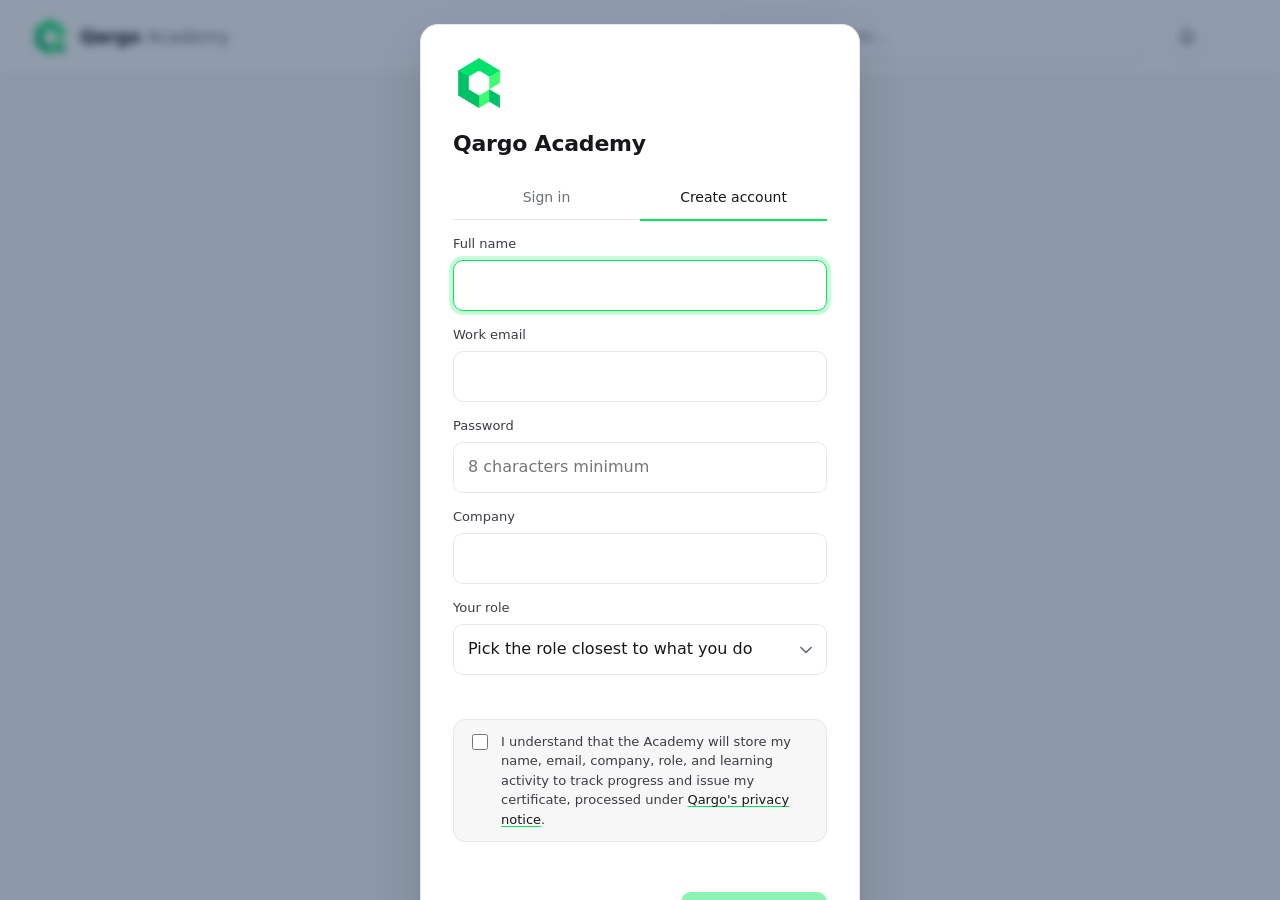
<file: index.html>
<!doctype html>
<html lang="en">
<head>
  <meta charset="utf-8" />
  <meta name="viewport" content="width=device-width,initial-scale=1" />
  <meta http-equiv="Content-Security-Policy" content="default-src 'self'; script-src 'self' 'unsafe-inline'; style-src 'self' 'unsafe-inline' https://fonts.googleapis.com; font-src https://fonts.gstatic.com; img-src 'self' data: https:; connect-src 'self' https://academy-reporter.alvaro-avelar.workers.dev; frame-src https://www.loom.com https://www.youtube.com https://app.storylane.io https://qargo.storylane.io; object-src 'none'; base-uri 'self';" />
  <title>Qargo Academy</title>
  <link rel="preconnect" href="https://fonts.googleapis.com">
  <link rel="preconnect" href="https://fonts.gstatic.com" crossorigin>
  <link href="https://fonts.googleapis.com/css2?family=Inter:wght@400;500;600;700;800&display=swap" rel="stylesheet">
  <link rel="stylesheet" href="styles.css">
  <link rel="manifest" href="manifest.json">
  <meta name="theme-color" content="#00E85B">
  <meta name="apple-mobile-web-app-capable" content="yes">
  <meta name="apple-mobile-web-app-status-bar-style" content="default">
  <meta name="apple-mobile-web-app-title" content="Qargo Academy">
  <link rel="apple-touch-icon" sizes="180x180" href="/academy-platform/icons/icon-192.png">
</head>
<body>
  <header>
    <a href="#/" class="brand">
      <span class="mark" aria-hidden="true">
        <img src="qargo-icon.png" alt="Qargo" />
      </span>
      <span>Qargo <span class="sub">Academy</span></span>
    </a>
    <div class="crumbs" id="crumbs"></div>
    <div class="spacer"></div>
    <label class="search" id="search-wrap">
      <svg class="search-icon" viewBox="0 0 24 24" fill="none" stroke="currentColor" stroke-width="2" stroke-linecap="round" stroke-linejoin="round" aria-hidden="true"><circle cx="11" cy="11" r="7"></circle><path d="m21 21-4.3-4.3"></path></svg>
      <input id="course-search" type="search" placeholder="Search courses..." autocomplete="off" />
    </label>
    <button class="notif" id="notif-btn" type="button" title="Notifications" aria-label="Notifications" aria-haspopup="true" aria-expanded="false">
      <svg viewBox="0 0 24 24" fill="none" stroke="currentColor" stroke-width="2" stroke-linecap="round" stroke-linejoin="round" aria-hidden="true"><path d="M6 8a6 6 0 1 1 12 0c0 7 3 9 3 9H3s3-2 3-9"></path><path d="M10.3 21a1.94 1.94 0 0 0 3.4 0"></path></svg>
      <span class="notif-badge" id="notif-badge" hidden></span>
    </button>
    <div class="me" id="me"></div>
  </header>
  <main id="app"></main>

  <nav id="pwa-nav" aria-label="Main navigation">
    <a href="#/" class="pwa-tab" id="pwa-tab-home" aria-label="Home">
      <svg viewBox="0 0 24 24" fill="none" stroke="currentColor" stroke-width="2" stroke-linecap="round" stroke-linejoin="round" aria-hidden="true"><path d="M3 9l9-7 9 7v11a2 2 0 0 1-2 2H5a2 2 0 0 1-2-2z"/><polyline points="9 22 9 12 15 12 15 22"/></svg>
      <span>Home</span>
    </a>
    <a href="#/leaderboard" class="pwa-tab" id="pwa-tab-leaderboard" aria-label="Leaderboard">
      <svg viewBox="0 0 24 24" fill="none" stroke="currentColor" stroke-width="2" stroke-linecap="round" stroke-linejoin="round" aria-hidden="true"><path d="M6 9H4.5a2.5 2.5 0 0 1 0-5H6"/><path d="M18 9h1.5a2.5 2.5 0 0 0 0-5H18"/><path d="M4 22h16"/><path d="M10 14.66V17c0 .55-.47.98-.97 1.21C7.85 18.75 7 20.24 7 22"/><path d="M14 14.66V17c0 .55.47.98.97 1.21C16.15 18.75 17 20.24 17 22"/><path d="M18 2H6v7a6 6 0 0 0 12 0V2Z"/></svg>
      <span>Leaderboard</span>
    </a>
    <a href="#/badges" class="pwa-tab" id="pwa-tab-badges" aria-label="Achievements">
      <svg viewBox="0 0 24 24" fill="none" stroke="currentColor" stroke-width="2" stroke-linecap="round" stroke-linejoin="round" aria-hidden="true"><circle cx="12" cy="8" r="6"/><path d="M15.477 12.89 17 22l-5-3-5 3 1.523-9.11"/></svg>
      <span>Achievements</span>
    </a>
  </nav>

  <script src="app.js" defer></script>
  <script>if ('serviceWorker' in navigator) navigator.serviceWorker.register('sw.js');</script>
</body>
</html>
</file>
<file: styles.css>
:root {
  /* Qargo palette — dark grey chrome + bright Qargo green as the sole accent. */
  --brand-950: #0A0B0D;
  --brand-900: #17181B;   /* primary dark surface (sidebar, headings, brand mark) */
  --brand-800: #23252A;
  --brand-700: #3A3D44;   /* tertiary dark grey — small text, subtle labels */
  --brand-600: #00E85B;   /* QARGO GREEN — primary action, progress, accent */
  --brand-500: #00C44C;   /* darker green — button hover */
  --brand-100: #BDF8D0;   /* soft green chip bg */
  --brand-50:  #EBFDF1;   /* barely-there green tint */

  --ink-900: #17181B;
  --ink-700: #3A3D44;
  --ink-500: #6B7076;
  --ink-300: #A3A7AD;
  --ink-100: #DDE0E4;

  --surface:   #FFFFFF;
  --surface-2: #F7F7F8;
  --border:    #E5E7EB;

  --good:   #10B981;
  --bad:    #E04D4D;
  --yellow: #FFC43D;

  --radius: 14px;
  --radius-lg: 20px;

  /* Alias kept for back-compat — same as --brand-600. */
  --accent-lime: #00E85B;
  --accent-lime-soft: rgba(0, 232, 91, 0.20);

  --header-h: 68px;
  --shadow-sm: 0 1px 2px rgba(10,11,13,.04), 0 1px 1px rgba(10,11,13,.03);
  --shadow-md: 0 6px 18px rgba(10,11,13,.08);
  --shadow-lg: 0 18px 48px rgba(10,11,13,.14);
}
* { box-sizing: border-box; }
html, body { margin: 0; padding: 0; background: var(--surface-2); color: var(--ink-900); }
body {
  font-family: "Inter", -apple-system, BlinkMacSystemFont, "Segoe UI", system-ui, sans-serif;
  line-height: 1.55;
  min-height: 100vh;
  -webkit-font-smoothing: antialiased;
}
/* Links stay readable dark grey, with a Qargo-green underline on hover. */
a { color: var(--brand-900); text-decoration: none; }
a:hover {
  text-decoration: underline;
  text-decoration-color: var(--brand-600);
  text-decoration-thickness: 2px;
  text-underline-offset: 3px;
}

/* Header */
header {
  padding: 14px 32px;
  border-bottom: 1px solid var(--border);
  display: flex; align-items: center; gap: 24px;
  position: sticky; top: 0;
  background: rgba(255,255,255,.9);
  backdrop-filter: saturate(180%) blur(10px);
  z-index: 10;
}
header .brand {
  display: flex; align-items: center; gap: 12px;
  font-weight: 700; color: var(--brand-900);
  letter-spacing: -0.01em; font-size: 18px;
}
header .brand:hover { text-decoration: none; }
header .brand .mark {
  width: 36px; height: 36px; border-radius: 10px;
  background: transparent;
  display: grid; place-items: center;
}
header .brand .mark img {
  width: 36px; height: 36px;
  object-fit: contain;
  display: block;
}
header .brand .sub { color: var(--ink-500); font-weight: 500; }
header .spacer { flex: 1; }
header .crumbs { color: var(--ink-500); font-size: 14px; }
header .crumbs a { color: inherit; }

/* Center search bar */
header .search {
  flex: 0 1 420px;
  position: relative;
  display: flex; align-items: center;
}
header .search svg.search-icon {
  position: absolute; left: 16px; width: 16px; height: 16px;
  color: var(--ink-500);
  pointer-events: none;
}
header .search input {
  width: 100%;
  padding: 11px 16px 11px 42px;
  border: 1px solid var(--border);
  border-radius: 12px;
  background: var(--surface);
  font: inherit; font-size: 14px;
  color: var(--ink-900);
  outline: none;
  transition: border-color .15s, box-shadow .15s;
  box-shadow: var(--shadow-sm);
}
header .search input:focus {
  border-color: var(--brand-600);
  box-shadow: 0 0 0 4px rgba(0,232,91,.18);
}
header .search input::placeholder { color: var(--ink-500); }

/* Notification bell */
header .notif {
  position: relative;
  width: 40px; height: 40px;
  display: grid; place-items: center;
  border: 1px solid var(--border);
  border-radius: 12px;
  background: var(--surface);
  color: var(--ink-700);
  cursor: pointer;
  box-shadow: var(--shadow-sm);
}
header .notif svg { width: 18px; height: 18px; }
header .notif:hover { background: var(--surface-2); }
header .notif[aria-expanded="true"] {
  background: var(--surface-2);
  border-color: var(--brand-600);
}

/* Badge pulse: the green count badge breathes while there are unread
   items. The .has-unread class is added by renderNotificationsBadge.
   Pauses while the popover is open (aria-expanded="true") since the
   learner is already looking at the notifications. The scale lives on
   the badge, not the bell SVG, so the icon itself stays stable and the
   colour pill is what catches the eye. */
@keyframes notif-pulse {
  0%, 100% { transform: scale(1); }
  50%      { transform: scale(1.18); }
}
header .notif.has-unread .notif-badge {
  transform-origin: center;
  animation: notif-pulse 1.8s ease-in-out infinite;
}
header .notif.has-unread[aria-expanded="true"] .notif-badge {
  animation: none;
}
@media (prefers-reduced-motion: reduce) {
  header .notif.has-unread .notif-badge { animation: none; }
}
/* Real unread badge: shows the count, hidden when count is 0. Replaces
   the old decorative always-on dot so the indicator now means something. */
header .notif .notif-badge {
  position: absolute;
  top: -4px;
  right: -4px;
  min-width: 18px;
  height: 18px;
  padding: 0 5px;
  border-radius: 9px;
  background: #E04D4D;
  color: #fff;
  font-size: 11px;
  font-weight: 700;
  line-height: 18px;
  text-align: center;
  box-shadow: 0 0 0 2px var(--surface);
  pointer-events: none;
}
header .notif .notif-badge[hidden] { display: none; }

/* Radiating wave: a ring that grows out of the badge and fades, like a
   ping. Disabled while the popover is open and for reduced-motion. */
header .notif.has-unread .notif-badge::after {
  content: "";
  position: absolute;
  inset: 0;
  border-radius: inherit;
  box-shadow: 0 0 0 2px #E04D4D;
  animation: notif-wave 1.8s ease-out infinite;
  pointer-events: none;
}
header .notif.has-unread[aria-expanded="true"] .notif-badge::after { animation: none; }
@keyframes notif-wave {
  0%   { transform: scale(1);   opacity: 0.7; }
  100% { transform: scale(2.4); opacity: 0; }
}
@media (prefers-reduced-motion: reduce) {
  header .notif.has-unread .notif-badge::after { animation: none; }
}

/* Notifications popover. Anchored to the bell at render time via inline
   top/right values; styling here covers everything else. */
.notif-popover {
  position: fixed;
  width: 380px;
  max-width: calc(100vw - 32px);
  max-height: calc(100vh - 100px);
  display: flex;
  flex-direction: column;
  background: var(--surface);
  border: 1px solid var(--border);
  border-radius: 14px;
  box-shadow: var(--shadow-lg);
  z-index: 100;
  overflow: hidden;
  animation: notif-pop-in 0.15s ease-out;
}
@keyframes notif-pop-in {
  from { opacity: 0; transform: translateY(-4px); }
  to   { opacity: 1; transform: translateY(0); }
}
.notif-popover-header {
  display: flex;
  align-items: center;
  justify-content: space-between;
  padding: 14px 16px;
  border-bottom: 1px solid var(--border);
}
.notif-popover-header .title {
  font-weight: 700;
  font-size: 14px;
  color: var(--brand-900);
}
.notif-popover-header .link {
  background: none;
  border: none;
  color: var(--brand-900);
  font-size: 13px;
  font-weight: 500;
  cursor: pointer;
  padding: 0;
  text-decoration: underline;
  text-decoration-color: var(--brand-600);
  text-underline-offset: 3px;
}
.notif-popover-header .link[hidden] { display: none; }
.notif-popover-header .link:hover { color: var(--brand-600); }

.notif-list {
  overflow-y: auto;
  flex: 1;
}
.notif-empty {
  padding: 32px 16px;
  text-align: center;
  font-size: 13px;
  color: var(--ink-500);
}

/* One notification row. Three-column layout: category icon, body text,
   unread dot. Anchor and div variants share styling — anchor adds the
   click-to-navigate behaviour. */
.notif-item {
  display: grid;
  grid-template-columns: 36px 1fr 12px;
  gap: 12px;
  align-items: flex-start;
  padding: 14px 16px;
  border-bottom: 1px solid var(--border);
  text-decoration: none;
  color: inherit;
  cursor: pointer;
  transition: background 0.15s;
}
.notif-item:last-child { border-bottom: none; }
.notif-item:hover {
  background: var(--surface-2);
  text-decoration: none;
}
.notif-item.unread { background: rgba(0, 232, 91, 0.04); }
.notif-item.unread:hover { background: rgba(0, 232, 91, 0.07); }

/* Category icon. The colour accent is what makes the type recognisable
   at a glance without reading the label. */
.notif-icon {
  width: 36px;
  height: 36px;
  border-radius: 10px;
  display: grid;
  place-items: center;
  flex: none;
}
.notif-icon svg { width: 18px; height: 18px; }
.notif-item.cat-feature .notif-icon {
  background: var(--brand-50);
  color: var(--brand-600);
}
.notif-item.cat-academy .notif-icon {
  background: rgba(99, 102, 241, 0.10);
  color: rgb(79, 70, 229);
}
.notif-item.cat-general .notif-icon {
  background: var(--surface-2);
  color: var(--ink-500);
}

.notif-body { min-width: 0; }
.notif-meta {
  display: flex;
  align-items: center;
  gap: 6px;
  font-size: 11px;
  text-transform: uppercase;
  letter-spacing: 0.06em;
  color: var(--ink-500);
  margin-bottom: 4px;
}
.notif-meta .notif-cat { font-weight: 700; }
.notif-item.cat-feature .notif-cat { color: var(--brand-600); }
.notif-item.cat-academy .notif-cat { color: rgb(79, 70, 229); }
.notif-item.cat-general .notif-cat { color: var(--ink-500); }
.notif-meta .notif-dot { opacity: 0.6; }
.notif-meta .notif-time { text-transform: none; letter-spacing: 0; }

.notif-title {
  font-size: 14px;
  font-weight: 600;
  color: var(--brand-900);
  line-height: 1.35;
  margin-bottom: 4px;
}
.notif-message {
  font-size: 13px;
  color: var(--ink-700);
  line-height: 1.5;
}

/* Small dot in the right column for unread state. Lined up with the
   middle of the icon so it reads as a paired indicator. */
.notif-unread-dot {
  width: 8px;
  height: 8px;
  border-radius: 50%;
  background: var(--brand-600);
  margin-top: 14px;
}

@media (max-width: 640px) {
  .notif-popover {
    width: calc(100vw - 16px);
    right: 8px !important;
  }
}

main { max-width: 1200px; margin: 0 auto; padding: 40px 32px 80px; }
main.course-view { max-width: none; margin: 0; padding: 0; }
main.home-view { max-width: none; margin: 0; padding: 0 0 80px; }
main.home-view .home-content {
  max-width: 1200px; margin: 0 auto; padding: 48px 32px 0;
}
@media (max-width: 640px) {
  main.home-view .home-content { padding: 32px 20px 0; }
}
body.in-course header .search,
body.in-course header .notif { display: none; }

/* ------------------------------------------------------------------ */
/* Course view — Immersive newspaper feel                             */
/* Full-bleed main column, sidebar becomes a collapsible drawer       */
/* toggled from a floating pin at the bottom-left.                    */
/* ------------------------------------------------------------------ */
.course-layout {
  display: block;
  position: relative;
  min-height: calc(100vh - var(--header-h));
}
.course-sidebar {
  background: var(--brand-900);
  color: #fff;
  padding: 64px 28px 40px;
  position: fixed;
  top: var(--header-h);
  left: 0;
  width: 340px;
  height: calc(100vh - var(--header-h));
  overflow-y: auto;
  border-right: 1px solid #0A1E3A;
  transform: translateX(-100%);
  transition: transform .3s cubic-bezier(.4,0,.2,1);
  z-index: 45;
  box-shadow: 0 0 32px rgba(5,13,26,.2);
}
.course-sidebar[aria-hidden="false"] { transform: translateX(0); }
.course-sidebar-backdrop {
  position: fixed;
  inset: var(--header-h) 0 0 0;
  background: rgba(5,13,26,.45);
  opacity: 0;
  pointer-events: none;
  transition: opacity .3s;
  z-index: 40;
}
.course-sidebar-backdrop.visible { opacity: 1; pointer-events: auto; }
.course-sidebar-close {
  position: absolute;
  top: 16px; right: 16px;
  width: 34px; height: 34px;
  background: transparent; border: 0;
  color: rgba(255,255,255,.6);
  border-radius: 8px;
  cursor: pointer;
  display: flex; align-items: center; justify-content: center;
  transition: background .15s, color .15s;
}
.course-sidebar-close:hover { background: rgba(255,255,255,.1); color: #fff; }
.course-sidebar .back-link {
  color: rgba(255,255,255,.72);
  font-size: 13px;
  display: inline-flex; align-items: center; gap: 6px;
  margin-bottom: 24px;
}
.course-sidebar .back-link:hover { color: #fff; }
.course-sidebar .eyebrow {
  font-size: 11px; letter-spacing: .18em; text-transform: uppercase;
  color: rgba(255,255,255,.55); font-weight: 700;
  margin-bottom: 10px;
}
.course-sidebar .course-title {
  font-size: 22px; line-height: 1.2; font-weight: 700;
  color: #fff; margin: 0 0 18px; letter-spacing: -0.01em;
}
.course-sidebar .pct-row {
  display: flex; align-items: center; gap: 10px;
  font-size: 11px; letter-spacing: .14em; text-transform: uppercase;
  color: rgba(255,255,255,.7); font-weight: 700;
  margin: 0 0 10px;
}
.course-sidebar .pct-track {
  height: 4px; border-radius: 999px;
  background: rgba(255,255,255,.14);
  overflow: hidden;
  margin-bottom: 22px;
}
.course-sidebar .pct-fill {
  height: 100%; width: 0%;
  background: var(--accent-lime);
  transition: width .3s ease;
}

/* Numbered section list with vertical track */
.sections {
  list-style: none; padding: 0; margin: 0;
  position: relative;
}
.sections::before {
  content: "";
  position: absolute;
  left: 11px; top: 8px; bottom: 8px;
  width: 2px; background: rgba(255,255,255,.14);
}
.sections li {
  position: relative;
  padding: 10px 12px 10px 38px;
  border-radius: 10px;
  cursor: pointer;
  color: rgba(255,255,255,.78);
  font-size: 14px; line-height: 1.4;
  transition: background .15s, color .15s;
}
.sections li:hover { background: rgba(255,255,255,.06); color: #fff; }
.sections li .dot {
  position: absolute;
  left: 4px; top: 13px;
  width: 16px; height: 16px; border-radius: 50%;
  background: var(--brand-900);
  border: 2px solid rgba(255,255,255,.35);
  box-sizing: border-box;
  transition: border-color .2s, background .2s, box-shadow .2s;
}
.sections li.done .dot {
  background: var(--accent-lime);
  border-color: var(--accent-lime);
}
.sections li.current {
  background: rgba(255,255,255,.08);
  color: #fff;
}
.sections li.current .dot {
  border-color: var(--accent-lime);
  box-shadow: 0 0 0 4px var(--accent-lime-soft);
}
.sections li .status {
  display: block;
  font-size: 10px; letter-spacing: .14em; text-transform: uppercase;
  color: rgba(255,255,255,.45); margin-top: 2px; font-weight: 600;
}
.sections li.done .status    { color: var(--accent-lime); }
.sections li.current .status { color: rgba(255,255,255,.85); }

/* Main reading column — full-bleed, newspaper feel.
   Prose stays comfortable at ~780px; embed-heavy sections break out wider. */
.course-main {
  padding: 0;
  max-width: none;
  width: 100%;
  margin: 0;
}
.course-main .section-wrap {
  max-width: 780px;
  margin-left: auto;
  margin-right: auto;
  padding-left: 40px;
  padding-right: 40px;
}
.course-main .section-wrap.has-embed {
  max-width: 1080px;
}
@supports selector(:has(*)) {
  .course-main .section-wrap:has(.block.embed) { max-width: 1080px; }
}
/* Full-viewport immersive hero with backdrop image. */
.course-main .course-hero {
  position: relative;
  max-width: none;
  width: 100%;
  margin: 0;
  padding: 64px 40px 96px;
  min-height: calc(100vh - var(--header-h));
  display: flex;
  flex-direction: column;
  align-items: center;
  justify-content: center;
  text-align: center;
  color: #fff;
  overflow: hidden;
  border-bottom: 0;
  background:
    linear-gradient(180deg, rgba(5,13,26,.28) 0%, rgba(5,13,26,.78) 100%),
    url("https://transportmedia.be/wp-content/uploads/2024/06/Qargo-Team-1.jpg") center/cover no-repeat;
}
.course-main .course-hero .hero-inner {
  max-width: 820px;
  display: flex;
  flex-direction: column;
  align-items: center;
  gap: 18px;
}
.course-main .course-hero .meta {
  font-size: 12px; letter-spacing: .2em; text-transform: uppercase;
  color: var(--brand-600); font-weight: 700;
  margin-bottom: 0;
  display: inline-block;
}
.course-main .course-hero .meta::before { display: none; }
.course-main .course-hero h1 {
  font-size: 72px; line-height: 1.02; margin: 0;
  letter-spacing: -0.028em; font-weight: 800;
  color: #fff;
  text-shadow: 0 2px 24px rgba(0,0,0,.22);
}
.course-main .course-hero p {
  color: rgba(255,255,255,.92);
  font-size: 20px; line-height: 1.5;
  max-width: 620px; margin: 0;
  text-shadow: 0 1px 10px rgba(0,0,0,.2);
}
.course-main .course-hero .hero-start {
  position: absolute;
  bottom: 56px; left: 50%;
  transform: translateX(-50%);
  display: inline-flex; align-items: center; gap: 12px;
  background: var(--brand-600);
  color: var(--brand-900);
  padding: 16px 32px;
  border: 0; border-radius: 999px;
  font: inherit; font-weight: 700;
  font-size: 13px; letter-spacing: .16em;
  text-transform: uppercase;
  cursor: pointer;
  box-shadow: 0 14px 36px rgba(0,232,91,.38), 0 4px 16px rgba(5,13,26,.3);
  transition: transform .15s, box-shadow .15s, background .15s;
}
.course-main .course-hero .hero-start:hover {
  background: var(--brand-500);
  transform: translateX(-50%) translateY(-2px);
  box-shadow: 0 20px 44px rgba(0,232,91,.45), 0 6px 20px rgba(5,13,26,.35);
}
.course-main .course-hero .hero-start:active {
  transform: translateX(-50%) translateY(0);
}
.course-main .course-hero .hero-start svg {
  animation: hero-bob 1.8s ease-in-out infinite;
}
@keyframes hero-bob {
  0%, 100% { transform: translateY(0); }
  50%      { transform: translateY(3px); }
}

.section-wrap {
  scroll-margin-top: calc(var(--header-h) + 16px);
}
.course-main .section-wrap {
  padding-top: 96px;
  padding-bottom: 96px;
}
.course-main .section-wrap .section-label {
  font-size: 12px; letter-spacing: .18em; text-transform: uppercase;
  color: var(--brand-600); font-weight: 700;
  margin-bottom: 14px;
  display: inline-block;
}
.course-main .section-wrap .section-label::before { display: none; }
.course-main .section-wrap h2.section-title {
  margin: 0 0 48px;
  font-size: 52px; line-height: 1.05;
  color: var(--brand-900); font-weight: 800;
  letter-spacing: -0.025em;
}

/* Frameless article-style block inside course view.
   Specific interactive block types (summary, embed, quiz, accordion,
   flashcards, match) bring their own visual containment, so removing the
   outer card chrome doesn't make them look unstyled. */
.course-main .block > .kind { display: none; }
.course-main .block {
  background: transparent;
  border: 0;
  border-radius: 0;
  padding: 0;
  margin: 56px 0;
  box-shadow: none;
}
.course-main .block h3 {
  font-size: 32px;
  line-height: 1.15;
  margin: 0 0 20px;
  font-weight: 700;
  letter-spacing: -0.01em;
}
.course-main .block .prose {
  font-size: 18px;
  line-height: 1.75;
  color: var(--ink-700);
}
.course-main .block .prose .lead-p {
  font-size: 22px;
  line-height: 1.5;
  font-weight: 500;
  margin: 0 0 20px;
  color: var(--brand-900);
}
.course-main .block .prose p { margin: 18px 0; }

/* Re-add chrome for summary block (needs the gradient card) */
.course-main .block.summary-block {
  padding: 36px 40px;
  border: 1px solid var(--brand-600);
  border-radius: 18px;
  margin: 80px 0 64px;
  background: linear-gradient(180deg, var(--brand-50), var(--surface));
}
/* Accordion block: keep generous spacing but no outer shell */
.course-main .block.accordion-block { margin: 56px 0; }
/* Resumed blocks: completed in a previous session, pre-seeded from D1 */
.course-main .block[data-resumed]::after {
  content: "Completed in a previous session";
  display: block;
  margin-top: 16px;
  font-size: 12px;
  color: var(--good);
  letter-spacing: .02em;
}
/* Embed / quiz / match / flash: live happily without the outer card */

/* Full-width lesson-transition banner that bleeds past the prose column
   and acts as a scroll gate — next lesson is hidden until the button is
   clicked, so the natural end of one lesson's content IS this banner. */
.lesson-transition {
  width: 100%;
  padding: 72px 24px;
  background: #E4E9EF;
  border-top: 1px solid #CED5DD;
  border-bottom: 1px solid #CED5DD;
  opacity: 0;
  transform: translateY(32px);
  transition:
    opacity .7s cubic-bezier(.22,1,.36,1),
    transform .7s cubic-bezier(.22,1,.36,1);
}
.lesson-transition.in-view {
  opacity: 1;
  transform: translateY(0);
}
.lesson-transition button {
  display: block;
  max-width: 780px;
  margin: 0 auto;
  width: 100%;
  text-align: center;
  color: var(--ink-900);
  background: transparent;
  border: 0;
  padding: 0;
  font: inherit;
  font-size: 15px; font-weight: 800;
  letter-spacing: .16em; text-transform: uppercase;
  cursor: pointer;
  transition: transform .15s;
}
.lesson-transition button:hover { transform: translateY(-2px); }
.lesson-transition .arrow {
  display: inline-flex; vertical-align: middle;
  margin-right: 16px; color: var(--brand-600);
}
.lesson-transition .next-title {
  vertical-align: middle;
  color: var(--brand-600);
}
.lesson-transition.is-last {
  background: var(--brand-900);
  border: 0;
  padding: 80px 24px;
}
.lesson-transition.is-last .next-title {
  color: var(--brand-600);
}
.lesson-transition.is-last .arrow { color: var(--brand-600); }

/* Progressive reveal — lessons beyond the current one stay hidden so the
   learner has to click the lesson-transition button to advance. */
.section-wrap.is-locked,
.lesson-transition.is-locked {
  display: none;
}
/* Animate a freshly revealed section fading + sliding in. */
@keyframes lesson-reveal {
  from { opacity: 0; transform: translateY(48px); }
  to   { opacity: 1; transform: translateY(0); }
}
.section-wrap.just-revealed {
  animation: lesson-reveal .8s cubic-bezier(.22,1,.36,1) forwards;
}

/* Floating current-lesson pin — replaces the always-visible sidebar.
   Click to open the collapsible table of contents. */
.course-pin {
  position: fixed;
  left: 24px; bottom: 24px;
  display: flex; align-items: center; gap: 14px;
  background: var(--brand-900);
  color: #fff;
  padding: 14px 18px;
  border-radius: 14px;
  border: 0;
  text-align: left; cursor: pointer;
  max-width: min(360px, 68vw);
  z-index: 46;
  font: inherit;
  box-shadow: 0 18px 40px rgba(5,13,26,.3);
  transition: transform .15s, box-shadow .15s;
}
.course-pin {
  transition: transform .25s, opacity .25s, box-shadow .15s;
}
.course-pin:hover {
  transform: translateY(-2px);
  box-shadow: 0 24px 48px rgba(5,13,26,.36);
}
.course-pin.pin-hidden {
  opacity: 0;
  pointer-events: none;
  transform: translateY(20px);
}
.course-pin .pin-text { flex: 1; min-width: 0; }
.course-pin .pin-eyebrow {
  font-size: 10px; letter-spacing: .18em; text-transform: uppercase;
  color: var(--brand-600); font-weight: 700;
  margin-bottom: 3px;
}
.course-pin .pin-title {
  font-size: 14px; font-weight: 700; line-height: 1.3;
  color: #fff;
  display: -webkit-box;
  -webkit-line-clamp: 2;
  -webkit-box-orient: vertical;
  overflow: hidden;
}
.course-pin .pin-chev {
  flex: none;
  color: rgba(255,255,255,.55);
  transition: color .15s;
}
.course-pin:hover .pin-chev { color: #fff; }
.course-pin[aria-expanded="true"] { opacity: 0; pointer-events: none; }

/* Legacy .lesson-end (no longer rendered) — kept hidden as a safety net */
.lesson-end { display: none; }

/* Prev/Next navigation at the end of the course */
.course-nav {
  display: flex; justify-content: space-between; gap: 12px;
  margin-top: 36px; padding-top: 24px;
  border-top: 1px solid var(--border);
}
.course-nav a, .course-nav button {
  background: var(--surface);
  border: 1px solid var(--border);
  color: var(--ink-900);
  padding: 12px 18px; border-radius: 12px;
  font: inherit; font-weight: 600; cursor: pointer;
  text-decoration: none;
}
.course-nav a:hover, .course-nav button:hover {
  border-color: var(--brand-600); color: var(--brand-700);
}

@media (max-width: 900px) {
  .course-sidebar { width: 86vw; max-width: 340px; padding: 56px 20px 32px; }
  .sections li { padding: 8px 10px 8px 34px; }
  .course-main .section-wrap { padding-left: 22px; padding-right: 22px; }
  .course-main .course-hero { padding: 48px 22px 104px; }
  .course-main .course-hero h1 { font-size: 40px; }
  .course-main .course-hero p { font-size: 17px; }
  .course-main .course-hero .hero-start { bottom: 28px; padding: 13px 22px; font-size: 12px; }
  .course-main .section-wrap { padding-top: 64px; padding-bottom: 64px; }
  .course-main .section-wrap h2.section-title { font-size: 32px; margin-bottom: 32px; }
  .course-main .block h3 { font-size: 24px; }
  .course-main .block .prose { font-size: 16px; line-height: 1.7; }
  .course-main .block .prose .lead-p { font-size: 19px; }
  .course-main .block.summary-block { padding: 24px; }
  .lesson-transition { padding: 32px 20px 100px; }
  .course-pin { left: 16px; bottom: 16px; max-width: calc(100vw - 32px); }
}

h1 {
  font-size: 34px; line-height: 1.15; margin: 0 0 8px;
  font-weight: 700; letter-spacing: -0.02em; color: var(--brand-900);
}
h2 { font-size: 22px; margin: 36px 0 14px; font-weight: 700; color: var(--brand-900); letter-spacing: -0.01em; }
p.lead { color: var(--ink-500); margin: 0 0 28px; font-size: 16px; max-width: 640px; }

/* Hero */
.hero {
  margin: 0 0 28px;
  padding: 56px 56px 52px;
  border-radius: 24px;
  background:
    radial-gradient(900px 280px at 90% -30%, rgba(0,232,91,.14), transparent 60%),
    linear-gradient(180deg, #ffffff 0%, #f4f5f6 100%);
  border: 1px solid var(--border);
  box-shadow: var(--shadow-sm);
}
.hero .eyebrow {
  display: inline-flex; align-items: center;
  font-size: 12px; text-transform: uppercase;
  letter-spacing: .14em; color: var(--brand-600); font-weight: 700;
  padding: 8px 16px; border-radius: 999px;
  background: var(--brand-900);
  margin-bottom: 22px;
}
.hero h1 {
  margin: 0 0 14px;
  font-size: 52px; line-height: 1.05;
  letter-spacing: -0.025em;
  font-weight: 800;
}
.hero p {
  color: var(--ink-700); font-size: 17px; max-width: 560px;
  margin: 0 0 28px;
}
.hero .cta-row { display: flex; gap: 12px; flex-wrap: wrap; }
.hero .btn {
  display: inline-flex; align-items: center; gap: 8px;
  font: inherit; font-size: 15px; font-weight: 700;
  padding: 14px 22px; border-radius: 14px;
  cursor: pointer; border: 1px solid transparent;
  text-decoration: none;
  transition: transform .05s, box-shadow .15s, background .15s, border-color .15s;
}
.hero .btn-primary {
  background: var(--brand-600);
  color: var(--brand-900);
  box-shadow: 0 8px 20px rgba(0,232,91,.32);
}
.hero .btn-primary:hover { background: var(--brand-500); text-decoration: none; }
.hero .btn-primary:active { transform: translateY(1px); }
.hero .btn-ghost {
  background: var(--surface);
  color: var(--brand-900);
  border-color: var(--border);
  box-shadow: var(--shadow-sm);
}
.hero .btn-ghost:hover { border-color: var(--brand-600); text-decoration: none; }

/* Home hero (full-bleed, photo backdrop) — used only on the catalog page */
.home-hero {
  position: relative;
  width: 100%;
  min-height: min(560px, 62vh);
  padding: 80px 32px 96px;
  display: flex; align-items: center;
  color: #fff;
  overflow: hidden;
  background:
    linear-gradient(180deg, rgba(5,13,26,.38) 0%, rgba(5,13,26,.78) 100%),
    url("https://www.qargo.com/u/2025/07/Qargo-tms-1-1.avif") center/cover no-repeat;
}
.home-hero-inner {
  max-width: 1200px; margin: 0 auto; width: 100%;
}
.home-hero .eyebrow {
  display: inline-flex; align-items: center;
  font-size: 12px; text-transform: uppercase;
  letter-spacing: .14em; color: var(--brand-600); font-weight: 700;
  padding: 8px 16px; border-radius: 999px;
  background: rgba(5,13,26,.72);
  backdrop-filter: blur(6px);
  margin-bottom: 22px;
}
.home-hero h1 {
  margin: 0 0 14px;
  font-size: 60px; line-height: 1.02;
  letter-spacing: -0.025em;
  font-weight: 800;
  color: #fff;
  text-shadow: 0 2px 24px rgba(0,0,0,.22);
  max-width: 780px;
}
.home-hero p {
  color: rgba(255,255,255,.92);
  font-size: 18px; line-height: 1.55;
  max-width: 620px;
  margin: 0 0 32px;
}
.home-hero .cta-row { display: flex; gap: 12px; flex-wrap: wrap; }
.home-hero .btn {
  display: inline-flex; align-items: center; gap: 8px;
  font: inherit; font-size: 15px; font-weight: 700;
  padding: 14px 24px; border-radius: 14px;
  cursor: pointer; border: 1px solid transparent;
  text-decoration: none;
  transition: transform .05s, box-shadow .15s, background .15s, border-color .15s, color .15s;
}
.home-hero .btn-primary {
  background: var(--brand-600);
  color: var(--brand-900);
  box-shadow: 0 10px 26px rgba(0,232,91,.38);
}
.home-hero .btn-primary:hover { background: var(--brand-500); text-decoration: none; }
.home-hero .btn-primary:active { transform: translateY(1px); }
.home-hero .btn-ghost {
  background: transparent;
  color: #fff;
  border-color: rgba(255,255,255,.6);
  box-shadow: none;
}
.home-hero .btn-ghost:hover {
  background: rgba(255,255,255,.12);
  border-color: #fff;
  text-decoration: none;
}
@media (max-width: 960px) {
  .home-hero { min-height: 440px; padding: 64px 28px 72px; }
  .home-hero h1 { font-size: 44px; }
  .home-hero p { font-size: 16px; }
}
@media (max-width: 640px) {
  .home-hero { min-height: 360px; padding: 48px 20px 56px; }
  .home-hero h1 { font-size: 34px; }
}

/* Stats cards */
.stats {
  display: grid; grid-template-columns: repeat(3, 1fr); gap: 18px;
  margin-bottom: 40px;
}
.stat-card {
  display: flex; align-items: center; gap: 16px;
  background: var(--surface);
  border: 1px solid var(--border);
  border-radius: 16px;
  padding: 20px 22px;
  box-shadow: var(--shadow-sm);
}
.stat-card .icon {
  width: 52px; height: 52px; border-radius: 12px;
  background: var(--brand-50);
  color: var(--brand-600);
  display: grid; place-items: center;
  flex-shrink: 0;
}
.stat-card .icon svg { width: 24px; height: 24px; }
.stat-card .num {
  font-size: 30px; font-weight: 800; color: var(--brand-900);
  line-height: 1; letter-spacing: -0.02em;
}
.stat-card .label {
  margin-top: 4px; font-size: 14px; color: var(--ink-500);
  font-weight: 500;
}
@media (max-width: 860px) {
  .stats { grid-template-columns: 1fr; }
}

/* Section header (title + subtitle + view all) */
.section-header {
  display: flex; align-items: flex-end; justify-content: space-between;
  gap: 16px; margin: 8px 0 18px;
}
.section-header .title { font-size: 26px; font-weight: 800; color: var(--brand-900); margin: 0 0 4px; letter-spacing: -0.02em; }
.section-header .sub { font-size: 14px; color: var(--ink-500); margin: 0; }
.section-header .sub .role-accent { color: var(--brand-600); font-weight: 700; }
.section-header .view-all {
  display: inline-flex; align-items: center; gap: 4px;
  padding: 8px 14px; border-radius: 10px;
  border: 1px solid var(--border);
  background: var(--surface);
  font: inherit; font-size: 13px; font-weight: 600;
  color: var(--brand-900);
  text-decoration: none;
  box-shadow: var(--shadow-sm);
}
.section-header .view-all:hover { border-color: var(--brand-600); text-decoration: none; }

/* Continue Learning */
.continue-card {
  display: flex; align-items: center; gap: 20px;
  background: var(--surface);
  border: 1px solid var(--border);
  border-radius: 16px;
  padding: 20px 24px;
  box-shadow: var(--shadow-sm);
  margin-bottom: 20px;
}
.continue-card .icon {
  width: 52px; height: 52px; border-radius: 12px;
  background: var(--brand-50); color: var(--brand-600);
  display: grid; place-items: center; flex-shrink: 0;
}
.continue-card .icon svg { width: 24px; height: 24px; }
.continue-card .body { flex: 1; min-width: 0; }
.continue-card .t { font-size: 17px; font-weight: 700; color: var(--brand-900); margin: 0 0 2px; }
.continue-card .d { font-size: 13px; color: var(--ink-500); margin: 0 0 10px; }
.continue-card .bar-row { display: flex; align-items: center; gap: 12px; }
.continue-card .bar {
  flex: 1; height: 8px; background: var(--ink-100);
  border-radius: 999px; overflow: hidden; max-width: 420px;
}
.continue-card .bar > span {
  display: block; height: 100%; background: var(--brand-600);
}
.continue-card .pct { font-size: 13px; font-weight: 700; color: var(--brand-900); }
.continue-card .resume {
  display: inline-flex; align-items: center; gap: 6px;
  background: var(--brand-900); color: var(--brand-600);
  border: 0; border-radius: 12px;
  padding: 12px 20px; font: inherit; font-weight: 700; font-size: 14px;
  cursor: pointer; text-decoration: none;
}
.continue-card .resume:hover { background: var(--brand-800); text-decoration: none; }

/* Home layout: main column (path, cert, grids) + sidebar (stats, badges,
   leaderboard). On desktop the layout is locked to the viewport height
   and each column scrolls independently — the hero and any banner above
   scroll out via the page first, then the two-pane area takes over. */
.home-layout {
  display: grid;
  grid-template-columns: minmax(0, 1fr) 340px;
  gap: 32px;
  align-items: stretch;
  height: calc(100vh - var(--header-h) - 24px);
}
.home-main,
.home-side {
  min-width: 0;
  height: 100%;
  overflow-y: auto;
  overscroll-behavior: contain;
  padding-right: 6px; /* breathing room for scrollbar */
}
.home-side {
  display: flex; flex-direction: column; gap: 18px;
}
/* Subtle scrollbar styling so the panes feel like quiet reading surfaces */
.home-main::-webkit-scrollbar,
.home-side::-webkit-scrollbar { width: 8px; }
.home-main::-webkit-scrollbar-thumb,
.home-side::-webkit-scrollbar-thumb {
  background: var(--ink-100);
  border-radius: 999px;
}
.home-main::-webkit-scrollbar-thumb:hover,
.home-side::-webkit-scrollbar-thumb:hover {
  background: var(--ink-300);
}
@media (max-width: 1080px) {
  .home-layout {
    grid-template-columns: 1fr;
    height: auto;
  }
  .home-main, .home-side {
    height: auto;
    overflow: visible;
    padding-right: 0;
  }
}

.side-block {
  background: var(--surface);
  border: 1px solid var(--border);
  border-radius: 14px;
  box-shadow: var(--shadow-sm);
  overflow: hidden;
  /* Inside the flex-column .home-side, prevent shrinking — let the column
     scroll instead of compressing card contents. */
  flex-shrink: 0;
}
.side-block-head {
  display: flex; align-items: center; justify-content: space-between;
  gap: 12px;
  width: 100%;
  padding: 12px 16px;
  background: transparent;
  border: 0; cursor: pointer;
  font: inherit; text-align: left;
  color: var(--brand-900);
}
.side-block-head:hover { background: var(--ink-50); }
.side-title {
  margin: 0; font-size: 13px; font-weight: 700; color: var(--brand-900);
  letter-spacing: -0.005em;
}
.side-block-chev {
  width: 18px; height: 18px; color: var(--ink-500);
  transition: transform .2s ease;
  flex-shrink: 0;
}
.side-block[data-collapsed="true"] .side-block-chev { transform: rotate(-90deg); }
.side-block-body {
  padding: 4px 16px 16px;
  transition: padding .2s ease, opacity .2s ease;
}
.side-block[data-collapsed="true"] .side-block-body {
  max-height: 0;
  padding-top: 0; padding-bottom: 0;
  opacity: 0;
  overflow: hidden;
}
.side-sub { margin: 0 0 10px; font-size: 12px; color: var(--ink-500); }

/* Compact learner-progress: inline row of three mini-stats */
.side-stats {
  list-style: none; padding: 0; margin: 0;
  display: grid; grid-template-columns: repeat(3, 1fr);
  gap: 10px;
}
.side-stats li {
  display: flex; flex-direction: column;
  gap: 4px;
  padding: 10px 8px;
  border-radius: 10px;
  background: var(--ink-50);
  text-align: center;
}
.side-stats .num {
  font-size: 20px; font-weight: 800; color: var(--brand-900);
  line-height: 1; letter-spacing: -0.02em;
}
.side-stats .label {
  font-size: 11px; color: var(--ink-500);
  line-height: 1.25;
}

.leaderboard { list-style: none; padding: 0; margin: 4px 0 0; display: flex; flex-direction: column; gap: 0; }
.leaderboard li {
  display: flex; align-items: center; gap: 10px;
  padding: 6px 8px; border-radius: 8px;
  font-size: 12.5px;
}
.leaderboard li .rank {
  width: 22px; text-align: center; font-weight: 800; color: var(--ink-500); font-size: 12px;
}
.leaderboard li:nth-child(1) .rank { color: var(--brand-600); }
.leaderboard li .who { display: flex; flex-direction: column; flex: 1; min-width: 0; }
.leaderboard li .nm {
  font-weight: 600; color: var(--brand-900);
  white-space: nowrap; overflow: hidden; text-overflow: ellipsis;
}
.leaderboard li .co {
  font-size: 11.5px; color: var(--ink-500);
  white-space: nowrap; overflow: hidden; text-overflow: ellipsis;
}
.leaderboard li .pts { font-weight: 700; color: var(--brand-900); font-size: 12.5px; }
.leaderboard li.is-you { background: var(--brand-50); }
.leaderboard li.leaderboard-loading { color: var(--ink-400); font-size: 13px; padding: 10px 0; }
.leaderboard li.is-you .nm { color: var(--brand-900); }
.you-chip {
  display: inline-block; margin-left: 6px;
  background: var(--brand-600); color: var(--brand-900);
  font-size: 10px; font-weight: 800; letter-spacing: .06em;
  padding: 2px 6px; border-radius: 999px; text-transform: uppercase;
}

/* Learning path card */
.path-card {
  background: var(--surface);
  border: 1px solid var(--border);
  border-radius: 20px;
  padding: 28px 28px 24px;
  box-shadow: var(--shadow-sm);
  margin-bottom: 24px;
}
.path-card-head { margin-bottom: 18px; }
.path-meta {
  display: flex; align-items: center; gap: 8px; flex-wrap: wrap;
  font-size: 13px; color: var(--ink-500); margin-bottom: 8px;
}
.path-code {
  font-size: 11px; letter-spacing: .1em; text-transform: uppercase;
  font-weight: 800; color: var(--brand-600);
}
.path-card h3 {
  margin: 0 0 6px; font-size: 24px; font-weight: 800; color: var(--brand-900);
  letter-spacing: -0.02em;
}
.path-card > .path-card-head p { margin: 0; color: var(--ink-500); font-size: 14.5px; }

.path-module-list {
  list-style: none; padding: 0; margin: 0 0 18px;
  display: flex; flex-direction: column; gap: 6px;
}
.path-step {
  display: grid;
  grid-template-columns: 52px 1fr auto;
  align-items: center;
  gap: 14px;
  padding: 12px 14px;
  border: 1px solid var(--border);
  border-radius: 12px;
  background: var(--surface-2);
}
.path-step .step-code {
  font-size: 12px; font-weight: 800; color: var(--brand-900);
  background: var(--surface); border: 1px solid var(--border);
  border-radius: 8px; padding: 4px 0; text-align: center;
  letter-spacing: .04em;
}
.path-step .step-title { font-size: 14.5px; font-weight: 600; color: var(--brand-900); }
.path-step .step-status { font-size: 12px; color: var(--ink-500); font-weight: 600; }
.path-step--active {
  border-color: var(--brand-600);
  background: var(--brand-50);
}
.path-step--active .step-status { color: var(--brand-600); }
.path-step--done .step-code {
  background: var(--brand-600); color: var(--brand-900); border-color: var(--brand-600);
}
.path-step--done .step-status { color: var(--good); }
.path-step--locked { opacity: .65; }
.path-step--locked .step-status { color: var(--ink-300); }

.path-card-foot {
  display: flex; align-items: center; gap: 18px; flex-wrap: wrap;
  border-top: 1px solid var(--border); padding-top: 18px;
}
.path-progress { flex: 1; min-width: 200px; }
.path-progress .bar {
  height: 8px; background: var(--surface-2); border-radius: 999px; overflow: hidden;
  border: 1px solid var(--border);
}
.path-progress .bar > span {
  display: block; height: 100%; background: var(--brand-600);
  transition: width .3s ease;
}
.path-progress .pct { font-size: 12.5px; font-weight: 700; color: var(--ink-500); margin-top: 6px; }
.path-card-foot .btn-primary {
  display: inline-flex; align-items: center; gap: 6px;
  background: var(--brand-600); color: var(--brand-900);
  padding: 12px 22px; border-radius: 12px; border: 0;
  font: inherit; font-weight: 700; font-size: 14px;
  text-decoration: none;
  box-shadow: 0 6px 16px rgba(0,232,91,.22);
}
.path-card-foot .btn-primary:hover { background: var(--brand-500); text-decoration: none; }

/* Empty-state block used inside .path-card when there are no modules to
   show yet (currently the Internal track until content is uploaded to KV).
   Kept generic so other tracks can reuse it later. */
.path-empty {
  display: flex; align-items: flex-start; gap: 16px;
  padding: 22px 20px;
  background: var(--surface-2);
  border: 1px dashed var(--border);
  border-radius: 14px;
  color: var(--ink-700);
}
.path-empty-icon {
  flex: 0 0 48px;
  width: 48px; height: 48px;
  display: grid; place-items: center;
  background: var(--surface);
  border: 1px solid var(--border);
  border-radius: 12px;
  color: var(--ink-500);
}
.path-empty strong {
  display: block;
  font-size: 15px; font-weight: 700; color: var(--brand-900);
  margin-bottom: 4px;
}
.path-empty p {
  margin: 0;
  font-size: 14px; color: var(--ink-500); line-height: 1.55;
}

/* Locked cards (specialised / extra-curricular) */
.card-locked {
  cursor: not-allowed;
  background: var(--surface);
  border-style: dashed;
  opacity: .78;
}
.card-locked:hover {
  transform: none;
  box-shadow: var(--shadow-sm);
  border-color: var(--border);
}
.card-locked .locked-badge {
  display: inline-block; align-self: flex-start;
  font-size: 11px; font-weight: 700; letter-spacing: .08em; text-transform: uppercase;
  background: var(--surface-2); color: var(--ink-500);
  padding: 4px 10px; border-radius: 999px; margin-bottom: 14px;
}
.card-locked h3 { margin: 0 0 8px; }
.card-locked p { margin: 0; }

.locked-panel {
  margin-top: 24px;
  padding: 22px;
  background: var(--surface);
  border: 1px dashed var(--border);
  border-radius: 16px;
  box-shadow: var(--shadow-sm);
}
.locked-panel strong { display: block; font-size: 15px; color: var(--brand-900); margin-bottom: 4px; }
.locked-panel p { margin: 0 0 14px; color: var(--ink-500); font-size: 14px; }

/* Catalog */
.grid {
  display: grid;
  grid-template-columns: repeat(auto-fill, minmax(300px, 1fr));
  gap: 20px;
  margin-bottom: 44px;
}
.card {
  background: var(--surface);
  border: 1px solid var(--border);
  border-radius: 18px;
  padding: 26px 26px 22px;
  cursor: pointer;
  transition: transform .15s ease, box-shadow .15s ease, border-color .15s ease;
  display: flex; flex-direction: column;
  color: inherit;
  box-shadow: var(--shadow-sm);
}
.card:hover {
  transform: translateY(-2px);
  box-shadow: var(--shadow-md);
  border-color: var(--brand-600);
  text-decoration: none;
}
.card .icon-tile {
  width: 52px; height: 52px; border-radius: 12px;
  background: var(--brand-50);
  color: var(--brand-600);
  display: grid; place-items: center;
  margin-bottom: 20px;
  font-size: 24px;
}
.card .icon-tile svg { width: 26px; height: 26px; }
.card h3 {
  margin: 0 0 8px; font-size: 19px; color: var(--brand-900);
  font-weight: 700; letter-spacing: -0.01em;
  display: flex; align-items: center; gap: 8px; flex-wrap: wrap;
}
.card p {
  margin: 0; color: var(--ink-500); font-size: 14px;
  line-height: 1.5;
}
.card .meta {
  margin: 20px 0 18px; font-size: 13px; color: var(--ink-500);
  display: flex; gap: 14px; align-items: center; justify-content: space-between;
}
.card .meta .dot-sep { color: var(--ink-300); }
.card .start-btn {
  margin-top: auto;
  display: block; width: 100%;
  text-align: center;
  background: var(--brand-600);
  color: var(--brand-900);
  padding: 13px 18px; border-radius: 12px;
  font: inherit; font-weight: 700; font-size: 14px;
  border: 0; cursor: pointer;
  text-decoration: none;
  box-shadow: 0 6px 16px rgba(0,232,91,.22);
  transition: background .15s, transform .05s;
}
.card .start-btn:hover { background: var(--brand-500); text-decoration: none; }
.card .start-btn:active { transform: translateY(1px); }

/* Block cards */
.block {
  background: var(--surface);
  border: 1px solid var(--border);
  border-radius: var(--radius);
  padding: 26px;
  margin: 16px 0;
  box-shadow: var(--shadow-sm);
}
.block .kind {
  display: inline-block;
  font-size: 11px; text-transform: uppercase; letter-spacing: .12em;
  padding: 4px 10px; border-radius: 999px;
  background: var(--brand-50); color: var(--brand-700); font-weight: 700;
  margin-bottom: 14px;
}
.block h3 { margin: 0 0 12px; font-size: 19px; color: var(--brand-900); font-weight: 700; }
.block .prose { color: var(--ink-700); font-size: 15px; }
.block .prose p { margin: 6px 0; }
.block .prose .lead-p {
  font-size: 17px;
  color: var(--brand-900);
  font-weight: 500;
  margin: 0 0 12px;
  line-height: 1.5;
}

/* Accordion */
.accordion-block .hint {
  font-size: 14px; color: var(--ink-500); margin: -4px 0 12px;
}
.accordion {
  display: grid; gap: 8px; margin-top: 4px;
}
.acc-row {
  background: var(--surface);
  border: 1px solid var(--border);
  border-radius: 10px;
  overflow: hidden;
  transition: border-color .15s, box-shadow .15s;
}
.acc-row.open {
  border-color: var(--brand-600);
  box-shadow: 0 0 0 3px var(--brand-50);
}
.acc-head {
  display: flex; align-items: center; justify-content: space-between;
  width: 100%;
  background: transparent;
  border: 0;
  padding: 14px 16px;
  font: inherit; font-weight: 600;
  color: var(--brand-900);
  text-align: left;
  cursor: pointer;
  gap: 12px;
}
.acc-head:hover { background: var(--brand-50); }
.acc-q { flex: 1; }
.acc-chev {
  flex: none;
  color: var(--brand-700);
  transition: transform .2s;
}
.acc-row.open .acc-chev { transform: rotate(180deg); }
.acc-body {
  padding: 0 16px 14px;
  color: var(--ink-700);
  font-size: 15px;
  border-top: 1px solid var(--border);
}
.acc-body p { margin: 10px 0 0; }

/* Summary */
.summary-block {
  background: linear-gradient(180deg, var(--brand-50), var(--surface));
  border-color: var(--brand-600);
}
.summary-block .kind {
  background: var(--brand-900);
  color: var(--brand-600);
}
.summary-points {
  margin: 8px 0 0;
  padding: 0;
  list-style: none;
  display: grid;
  gap: 8px;
}
.summary-points li {
  position: relative;
  padding: 8px 12px 8px 34px;
  color: var(--ink-900);
  font-size: 15px;
  line-height: 1.5;
  background: var(--surface);
  border-radius: 8px;
  border: 1px solid var(--border);
}
.summary-points li::before {
  content: "";
  position: absolute;
  left: 12px; top: 14px;
  width: 14px; height: 14px;
  border-radius: 50%;
  background: var(--brand-600);
  box-shadow: inset 0 0 0 3px var(--brand-900);
}

/* Lesson end */
.lesson-end {
  display: flex; justify-content: flex-end;
  margin: 8px 0 4px;
}
.lesson-continue {
  display: inline-flex; align-items: center; gap: 8px;
  background: var(--brand-600);
  color: var(--brand-900);
  padding: 11px 18px;
  border-radius: 10px;
  font-weight: 700;
  text-decoration: none;
  box-shadow: var(--shadow-sm);
  transition: background .15s, transform .1s;
}
.lesson-continue:hover { background: var(--brand-500); text-decoration: none; }
.lesson-continue:active { transform: translateY(1px); }
.lesson-continue.ghost {
  background: var(--surface);
  color: var(--brand-900);
  border: 1px solid var(--border);
}
.lesson-continue.ghost:hover { background: var(--brand-50); }

/* Embed (iframes — Storylane demos, virtual environments, etc.) */
.embed .frame {
  position: relative;
  width: 100%;
  border-radius: 12px;
  overflow: hidden;
  border: 1px solid var(--border);
  background: var(--brand-50);
  margin-top: 14px;
}
.embed .frame iframe {
  position: absolute; inset: 0;
  width: 100%; height: 100%;
  border: 0; display: block;
}
.embed .caption { margin-top: 10px; font-size: 13px; color: var(--ink-500); }
.embed .done-row {
  display: flex; gap: 10px; align-items: center;
  margin-top: 14px; flex-wrap: wrap;
}
.embed .done-btn {
  background: var(--brand-600); color: var(--brand-900);
  border: 0; border-radius: 10px;
  padding: 10px 16px; font: inherit; font-weight: 700;
  cursor: pointer;
}
.embed .done-btn:hover { background: var(--brand-500); }
.embed .done-btn:disabled { background: var(--good); color: #fff; cursor: default; }
.embed .open-new {
  font-size: 13px; color: var(--brand-700); text-decoration: none;
  border-bottom: 1px dashed var(--brand-600);
}

/* Quiz */
.quiz .quiz-question { font-size: 17px; color: var(--ink-900); margin: 0 0 16px; }
.quiz .options {
  display: flex; flex-direction: column; gap: 10px;
  margin: 0; padding: 0; border: 0;
}
.quiz .opt {
  display: flex; align-items: center; gap: 14px;
  text-align: left;
  background: var(--surface);
  border: 1.5px solid var(--border);
  color: var(--ink-900);
  padding: 14px 18px;
  border-radius: 12px;
  cursor: pointer;
  font: inherit; font-weight: 500;
  transition: border-color .15s, background .15s, box-shadow .15s;
}
.quiz .opt input[type="radio"] {
  position: absolute;
  width: 1px; height: 1px; padding: 0; margin: -1px;
  overflow: hidden; clip: rect(0,0,0,0);
  white-space: nowrap; border: 0;
}
.quiz .opt .radio-dot {
  width: 20px; height: 20px; flex-shrink: 0;
  border-radius: 999px;
  border: 2px solid var(--ink-300, #c9d0d8);
  background: var(--surface);
  position: relative;
  transition: border-color .15s, background .15s;
}
.quiz .opt .radio-dot::after {
  content: "";
  position: absolute; inset: 3px;
  border-radius: 999px;
  background: var(--brand-600);
  transform: scale(0);
  transition: transform .15s ease;
}
.quiz .opt .opt-text { flex: 1; min-width: 0; line-height: 1.45; }
.quiz .opt:hover:not(.locked) {
  border-color: var(--brand-600);
  background: var(--brand-50);
}
.quiz .opt:hover:not(.locked) .radio-dot { border-color: var(--brand-600); }
.quiz .opt.selected {
  border-color: var(--brand-600);
  background: var(--brand-50);
  box-shadow: 0 0 0 3px rgba(0,232,91,.12);
}
.quiz .opt.selected .radio-dot { border-color: var(--brand-600); }
.quiz .opt.selected .radio-dot::after { transform: scale(1); }
.quiz .opt.locked { cursor: default; }
.quiz .opt.correct {
  border-color: var(--good); background: rgba(16,185,129,.08);
  box-shadow: none;
}
.quiz .opt.correct .radio-dot { border-color: var(--good); }
.quiz .opt.correct .radio-dot::after { background: var(--good); transform: scale(1); }
.quiz .opt.wrong {
  border-color: var(--bad); background: rgba(224,77,77,.08);
  box-shadow: none;
}
.quiz .opt.wrong .radio-dot { border-color: var(--bad); }
.quiz .opt.wrong .radio-dot::after { background: var(--bad); transform: scale(1); }
.quiz .quiz-actions { margin-top: 18px; }
.quiz .submit-btn {
  display: inline-flex; align-items: center; gap: 8px;
  font: inherit; font-size: 14px; font-weight: 700;
  background: var(--brand-600); color: var(--brand-900);
  border: 0; border-radius: 12px;
  padding: 12px 22px;
  cursor: pointer;
  box-shadow: 0 8px 20px rgba(0,232,91,.28);
  transition: background .15s, transform .05s, box-shadow .15s, opacity .15s;
}
.quiz .submit-btn:hover:not(:disabled) { background: var(--brand-500); }
.quiz .submit-btn:active:not(:disabled) { transform: translateY(1px); }
.quiz .submit-btn:disabled {
  background: var(--ink-100, #e8ecf0);
  color: var(--ink-500);
  box-shadow: none;
  cursor: not-allowed;
  opacity: 0.7;
}
.quiz .feedback { margin-top: 14px; font-size: 15px; color: var(--ink-500); }
.quiz .feedback.good { color: var(--good); }
.quiz .feedback.bad  { color: var(--bad); }

/* Flashcards */
.flash { perspective: 1200px; }
.flash .deck { display: grid; gap: 14px; grid-template-columns: repeat(auto-fill, minmax(220px, 1fr)); margin-top: 14px; }
.flash .card-flip {
  position: relative; height: 150px; cursor: pointer;
  transform-style: preserve-3d;
  transition: transform .5s;
}
.flash .card-flip.flipped { transform: rotateY(180deg); }
.flash .face {
  position: absolute; inset: 0;
  background: var(--surface);
  border: 1px solid var(--border);
  border-radius: 12px;
  padding: 16px;
  display: flex; align-items: center; justify-content: center;
  text-align: center; backface-visibility: hidden;
  box-shadow: var(--shadow-sm); font-weight: 500;
}
.flash .face.front { color: var(--brand-900); }
.flash .back {
  transform: rotateY(180deg);
  background: var(--brand-900);
  color: var(--brand-600); border-color: transparent;
}
.flash .hint { font-size: 13px; color: var(--ink-500); margin-top: 4px; }

/* Match */
.match .lanes { display: grid; grid-template-columns: 1fr 1fr; gap: 24px; margin-top: 14px; }
.match h4 {
  margin: 0 0 10px; color: var(--ink-500);
  font-size: 12px; text-transform: uppercase; letter-spacing: .1em; font-weight: 700;
}
.match .pool, .match .targets { display: grid; gap: 10px; }
.match .pool.over { outline: 2px dashed var(--brand-600); border-radius: 10px; outline-offset: 4px; }
.match .chip {
  background: var(--surface);
  border: 1.5px solid var(--border);
  border-radius: 10px;
  padding: 11px 14px;
  cursor: grab; user-select: none;
  font-weight: 500; color: var(--brand-900);
  box-shadow: var(--shadow-sm);
}
.match .chip:active { cursor: grabbing; }
.match .chip.dragging { opacity: .4; }
.match .target {
  background: var(--surface-2);
  border: 1.5px dashed var(--ink-100);
  border-radius: 10px;
  padding: 11px 14px;
  min-height: 48px;
  display: flex; align-items: center; justify-content: space-between; gap: 10px;
  transition: border-color .15s, background .15s;
}
.match .target.over    { border-color: var(--brand-600); background: var(--brand-50); }
.match .target.correct { border-color: var(--good); border-style: solid; background: rgba(16,185,129,.05); }
.match .target.wrong   { border-color: var(--bad);  border-style: solid; background: rgba(224,77,77,.05); }
.match .target .label { color: var(--ink-700); font-size: 14px; }
.match .target .drop-slot { min-width: 120px; text-align: right; }
.match .actions { margin-top: 18px; display: flex; gap: 10px; }

/* Buttons */
button.primary {
  background: var(--brand-600);
  color: var(--brand-900); border: none;
  padding: 11px 18px; border-radius: 10px;
  cursor: pointer; font-weight: 700; font-size: 14px; font-family: inherit;
  transition: background .15s, transform .05s;
  box-shadow: 0 6px 14px rgba(0,232,91,.28);
}
button.primary:hover { background: var(--brand-500); }
button.primary:active { transform: translateY(1px); }
button.ghost {
  background: transparent; color: var(--brand-700);
  border: 1.5px solid var(--border);
  padding: 11px 18px; border-radius: 10px;
  cursor: pointer; font-weight: 600; font-size: 14px; font-family: inherit;
  transition: border-color .15s, background .15s;
}
button.ghost:hover { border-color: var(--brand-600); background: var(--brand-50); }

/* Progress */
.progress {
  height: 6px; background: var(--ink-100); border-radius: 999px; overflow: hidden;
  margin: 10px 0 28px;
}
.progress > span {
  display: block; height: 100%;
  background: var(--brand-600);
  transition: width .3s;
}

.back-link { color: var(--ink-500); font-size: 14px; }
.back-link:hover { color: var(--brand-900); }

/* Identity modal */
.modal-backdrop {
  position: fixed; inset: 0;
  background: rgba(11,37,69,.45);
  backdrop-filter: blur(4px);
  display: flex; align-items: safe center; justify-content: center;
  overflow-y: auto;
  padding: 24px 16px;
  z-index: 100;
}
.modal {
  background: var(--surface);
  border: 1px solid var(--border);
  border-radius: 18px;
  padding: 32px;
  width: min(440px, 92vw);
  margin: auto;
  box-shadow: var(--shadow-lg);
}
.modal .mark-lg {
  width: 52px; height: 52px; border-radius: 14px;
  display: grid; place-items: center;
  margin-bottom: 18px;
}
.modal .mark-lg img {
  width: 52px; height: 52px; object-fit: contain; display: block;
}
.modal h2 { margin: 0 0 6px; font-size: 22px; color: var(--brand-900); font-weight: 700; }
.modal p.lead { margin: 0 0 22px; font-size: 14px; color: var(--ink-500); max-width: none; }
.modal label { display: block; font-size: 13px; color: var(--ink-700); margin: 14px 0 6px; font-weight: 500; }
.modal input {
  width: 100%; padding: 12px 14px;
  background: var(--surface); border: 1.5px solid var(--border); border-radius: 10px;
  color: var(--ink-900); font: inherit; outline: none;
  transition: border-color .15s, box-shadow .15s;
}
.modal input:focus,
.modal select:focus {
  border-color: var(--brand-600);
  box-shadow: 0 0 0 4px rgba(0,232,91,.22);
}
.modal select {
  width: 100%; padding: 12px 14px;
  background: var(--surface); border: 1.5px solid var(--border); border-radius: 10px;
  color: var(--ink-900); font: inherit; outline: none;
  transition: border-color .15s, box-shadow .15s;
  appearance: none;
  background-image: url("data:image/svg+xml;utf8,<svg xmlns='http://www.w3.org/2000/svg' width='12' height='8' viewBox='0 0 12 8' fill='none'><path d='M1 1.5L6 6.5L11 1.5' stroke='%235A6B82' stroke-width='1.6' stroke-linecap='round' stroke-linejoin='round'/></svg>");
  background-repeat: no-repeat;
  background-position: right 14px center;
  padding-right: 40px;
}
.modal .role-hint {
  margin-top: 8px;
  font-size: 13px;
  color: var(--ink-500);
  min-height: 18px;
}
.modal .error { color: var(--bad); font-size: 13px; margin-top: 12px; min-height: 18px; }
.modal .actions { margin-top: 20px; display: flex; justify-content: flex-end; gap: 10px; }
.auth-tabs {
  display: flex;
  border-bottom: 1.5px solid var(--border);
  margin: 16px 0 4px;
}
.auth-tab {
  flex: 1; padding: 10px 0;
  background: none; border: none; border-bottom: 2.5px solid transparent;
  margin-bottom: -1.5px; font: inherit; font-size: 14px; font-weight: 500;
  color: var(--ink-500); cursor: pointer; transition: color .15s, border-color .15s;
}
.auth-tab:hover { color: var(--ink-900); }
.auth-tab.active { color: var(--brand-900); border-bottom-color: var(--brand-600); }
.modal .actions .primary[disabled] {
  opacity: 0.45;
  cursor: not-allowed;
}

/* Consent row inside the identity modal. Lives between the form fields
   and the actions; checkbox unlocks the submit button. */
.modal .consent-row {
  margin-top: 18px;
  padding: 12px 14px;
  background: var(--surface-2);
  border: 1px solid var(--border);
  border-radius: 12px;
}
.modal .consent-label {
  display: flex;
  align-items: flex-start;
  gap: 10px;
  font-size: 13px;
  line-height: 1.5;
  color: var(--ink-700);
  cursor: pointer;
  margin: 0;
}
.modal .consent-label input[type="checkbox"] {
  flex: none;
  margin-top: 2px;
  width: 16px;
  height: 16px;
  accent-color: var(--brand-600);
  cursor: pointer;
}
.modal .consent-label a {
  color: var(--brand-900);
  text-decoration: underline;
  text-decoration-color: var(--brand-600);
  text-underline-offset: 2px;
}

/* Group headings inside catalog */
.group-label {
  display: flex; align-items: center; gap: 10px;
  margin: 32px 0 14px; color: var(--brand-900);
}
.group-label h2 { margin: 0; }
.group-label .tag {
  font-size: 11px; text-transform: uppercase; letter-spacing: .12em;
  background: var(--brand-50); color: var(--brand-700);
  padding: 4px 10px; border-radius: 999px; font-weight: 700;
}
.group-label .tag.neutral { background: var(--surface-2); color: var(--ink-500); }

/* Identity chip (header right) */
.me {
  display: flex; align-items: center; gap: 12px;
  padding-left: 16px; border-left: 1px solid var(--border);
}
.me .who { text-align: right; line-height: 1.2; }
.me .name { color: var(--brand-900); font-weight: 700; font-size: 14px; display: block; }
.me .role { color: var(--ink-500); font-size: 12px; display: block; margin-top: 2px; }
.me .avatar {
  width: 38px; height: 38px; border-radius: 50%;
  background: var(--brand-900);
  color: var(--brand-600);
  display: grid; place-items: center;
  font-weight: 700; font-size: 13px;
  letter-spacing: .03em;
  border: 2px solid var(--brand-600);
  cursor: pointer;
}
.me .avatar:hover { filter: brightness(1.08); }

/* Completion pill */
.card .done {
  color: var(--good); font-size: 11px; font-weight: 700;
  background: rgba(16,185,129,.1);
  padding: 3px 8px; border-radius: 999px;
  letter-spacing: .02em;
}
.card .star-pill {
  font-size: 11px; font-weight: 700; letter-spacing: .02em;
  background: var(--brand-900); color: var(--brand-600);
  padding: 3px 8px; border-radius: 999px;
}

/* Toast */
.toast {
  position: fixed; bottom: 28px; left: 50%; transform: translateX(-50%);
  background: var(--brand-900); color: #fff;
  padding: 12px 20px; border-radius: 12px;
  font-size: 14px; font-weight: 500; z-index: 200;
  opacity: 0; transition: opacity .2s;
  pointer-events: none;
  box-shadow: var(--shadow-lg);
}
.toast.show { opacity: 1; }

@media (max-width: 960px) {
  header .search { display: none; }
  .hero { padding: 40px 28px; }
  .hero h1 { font-size: 38px; }
}
@media (max-width: 640px) {
  main { padding: 24px 16px 60px; }
  .hero { padding: 28px 22px; }
  .hero h1 { font-size: 30px; }
  .hero p { font-size: 15px; }
  h1 { font-size: 28px; }
  .match .lanes { grid-template-columns: 1fr; }
  .me .who { display: none; }
  .continue-card { flex-wrap: wrap; }
  .continue-card .resume { margin-left: auto; }
}

/* =========================================================================
   NEW BLOCKS — image, carousel, fillblanks, process, timeline, milestone, tutor
   ========================================================================= */

/* Image */
.image-block .img-wrap {
  margin-top: 6px;
  border-radius: 12px;
  overflow: hidden;
  border: 1px solid var(--border);
  background: var(--surface-2);
}
.image-block .img-wrap img {
  display: block;
  width: 100%;
  height: auto;
  object-fit: cover;
}
.image-block .caption {
  margin: 12px 0 0;
  font-size: 14px;
  color: var(--ink-500);
  line-height: 1.5;
  font-style: italic;
}
.course-main .block.image-block .caption {
  font-size: 16px;
  font-style: normal;
  color: var(--ink-500);
  text-align: center;
  max-width: 720px;
  margin: 16px auto 0;
}

/* Carousel */
.carousel-block .car-frame {
  position: relative;
  margin-top: 6px;
  border-radius: 12px;
  overflow: hidden;
  border: 1px solid var(--border);
  background: var(--brand-900);
}
.carousel-block .car-track {
  display: flex;
  transition: transform .4s cubic-bezier(.4,0,.2,1);
}
.carousel-block .car-slide {
  flex: 0 0 100%;
  position: relative;
  aspect-ratio: 16 / 9;
  background: var(--brand-900);
}
.carousel-block .car-slide img {
  position: absolute; inset: 0;
  width: 100%; height: 100%;
  object-fit: cover;
  display: block;
}
.carousel-block .car-slide .car-cap {
  position: absolute;
  left: 0; right: 0; bottom: 0;
  padding: 16px 20px;
  background: linear-gradient(180deg, transparent, rgba(10,11,13,.85));
  color: #fff;
  font-size: 14px;
  line-height: 1.5;
}
.carousel-block .car-nav {
  position: absolute; top: 50%;
  width: 40px; height: 40px;
  transform: translateY(-50%);
  border: 0;
  border-radius: 999px;
  background: rgba(255,255,255,.92);
  color: var(--brand-900);
  display: grid; place-items: center;
  cursor: pointer;
  box-shadow: var(--shadow-md);
  transition: background .15s, opacity .15s;
}
.carousel-block .car-nav:hover { background: #fff; }
.carousel-block .car-nav[disabled] { opacity: .4; cursor: default; }
.carousel-block .car-nav.prev { left: 12px; }
.carousel-block .car-nav.next { right: 12px; }
.carousel-block .car-dots {
  display: flex; justify-content: center; gap: 8px;
  margin-top: 14px;
}
.carousel-block .car-dot {
  width: 8px; height: 8px;
  border-radius: 999px;
  background: var(--ink-100);
  border: 0;
  cursor: pointer;
  transition: background .15s, transform .15s;
  padding: 0;
}
.carousel-block .car-dot.active {
  background: var(--brand-600);
  transform: scale(1.4);
}
.carousel-block .car-progress {
  margin-top: 8px;
  font-size: 13px;
  color: var(--ink-500);
  text-align: center;
}

/* Fill-in-the-blanks */
.fillblanks-block .fill-text {
  font-size: 16px;
  line-height: 2.1;
  color: var(--ink-900);
  margin: 8px 0 0;
}
.course-main .block.fillblanks-block .fill-text {
  font-size: 19px;
  line-height: 2.2;
}
.fillblanks-block .blank {
  display: inline-block;
  min-width: 100px;
  padding: 4px 10px;
  margin: 0 2px;
  border: 0;
  border-bottom: 2px solid var(--brand-700);
  background: var(--brand-50);
  border-radius: 6px 6px 0 0;
  color: var(--brand-900);
  font: inherit;
  font-weight: 600;
  text-align: center;
  outline: none;
  transition: background .15s, border-color .15s;
}
.fillblanks-block .blank:focus {
  background: var(--surface);
  border-bottom-color: var(--brand-600);
  box-shadow: 0 4px 0 -2px var(--brand-50);
}
.fillblanks-block .blank.correct {
  background: rgba(16,185,129,.12);
  border-bottom-color: var(--good);
  color: var(--good);
}
.fillblanks-block .blank.wrong {
  background: rgba(224,77,77,.10);
  border-bottom-color: var(--bad);
  color: var(--bad);
}
.fillblanks-block .reveal {
  display: inline-block;
  margin-left: 6px;
  padding: 2px 8px;
  border-radius: 6px;
  background: rgba(16,185,129,.12);
  color: var(--good);
  font-size: 13px;
  font-weight: 600;
}
.fillblanks-block .fill-actions {
  display: flex; gap: 10px; align-items: center;
  margin-top: 18px; flex-wrap: wrap;
}
.fillblanks-block .fill-feedback {
  font-size: 14px;
  color: var(--ink-500);
}
.fillblanks-block .fill-feedback.good { color: var(--good); }
.fillblanks-block .fill-feedback.bad  { color: var(--bad); }

/* Process steps */
.process-block .steps {
  display: flex; flex-direction: column;
  gap: 10px;
  margin-top: 10px;
  position: relative;
}
.process-block .step {
  display: grid;
  grid-template-columns: 44px 1fr;
  gap: 16px;
  background: var(--surface);
  border: 1.5px solid var(--border);
  border-radius: 12px;
  padding: 16px 18px;
  cursor: pointer;
  transition: border-color .15s, box-shadow .15s;
  position: relative;
}
.process-block .step:hover { border-color: var(--brand-600); }
.process-block .step.open {
  border-color: var(--brand-600);
  box-shadow: 0 0 0 3px var(--brand-50);
}
.process-block .step:not(:last-child)::after {
  content: "";
  position: absolute;
  left: 39px;
  top: 100%;
  width: 2px; height: 10px;
  background: var(--ink-100);
}
.process-block .step.open:not(:last-child)::after {
  background: var(--brand-600);
}
.process-block .step-num {
  grid-row: 1 / span 2;
  width: 32px; height: 32px;
  border-radius: 999px;
  background: var(--brand-900);
  color: var(--brand-600);
  display: grid; place-items: center;
  font-weight: 700;
  font-size: 14px;
  align-self: start;
  margin-top: 2px;
}
.process-block .step.open .step-num {
  background: var(--brand-600);
  color: var(--brand-900);
}
.process-block .step-title {
  font-weight: 700;
  color: var(--brand-900);
  font-size: 16px;
  align-self: center;
}
.process-block .step-body {
  grid-column: 2;
  color: var(--ink-700);
  font-size: 15px;
  line-height: 1.6;
  max-height: 0;
  overflow: hidden;
  transition: max-height .25s ease, padding .25s ease;
}
.process-block .step.open .step-body {
  max-height: 400px;
  padding-top: 8px;
}
.process-block .step-toggle {
  grid-column: 2;
  display: flex; justify-content: flex-end;
  align-self: center;
  color: var(--ink-500);
  transition: transform .2s;
}
.process-block .step.open .step-toggle { transform: rotate(180deg); }

/* Timeline */
.timeline-block .tl {
  position: relative;
  margin-top: 14px;
  padding-left: 28px;
}
.timeline-block .tl::before {
  content: "";
  position: absolute;
  left: 7px; top: 6px; bottom: 6px;
  width: 2px;
  background: linear-gradient(180deg, var(--brand-600) 0%, var(--ink-100) 100%);
  border-radius: 2px;
}
.timeline-block .tl-event {
  position: relative;
  padding: 4px 0 22px;
  opacity: 0;
  transform: translateY(8px);
  transition: opacity .5s ease, transform .5s ease;
}
.timeline-block .tl-event.in { opacity: 1; transform: translateY(0); }
.timeline-block .tl-event::before {
  content: "";
  position: absolute;
  left: -28px;
  top: 8px;
  width: 16px; height: 16px;
  border-radius: 999px;
  background: var(--brand-600);
  box-shadow: 0 0 0 4px var(--surface), inset 0 0 0 3px var(--brand-900);
}
.timeline-block .tl-date {
  display: inline-block;
  font-size: 12px;
  font-weight: 700;
  letter-spacing: .08em;
  text-transform: uppercase;
  color: var(--brand-700);
  background: var(--brand-50);
  padding: 3px 10px;
  border-radius: 999px;
  margin-bottom: 6px;
}
.timeline-block .tl-title {
  margin: 0 0 4px;
  font-size: 17px;
  font-weight: 700;
  color: var(--brand-900);
}
.timeline-block .tl-body {
  margin: 0;
  color: var(--ink-700);
  font-size: 15px;
  line-height: 1.55;
}

/* Milestone celebration */
.milestone-block {
  background: linear-gradient(135deg, var(--brand-900) 0%, #1F252E 100%);
  border-color: var(--brand-900);
  color: #fff;
  text-align: center;
  padding: 40px 28px;
  position: relative;
  overflow: hidden;
  isolation: isolate;
}
.milestone-block .kind {
  background: var(--brand-600);
  color: var(--brand-900);
}
.milestone-block .ms-badge {
  display: grid; place-items: center;
  margin: 0 auto 18px;
  font-size: 76px;
  line-height: 1;
  animation: ms-pulse 2.4s ease-in-out infinite;
  filter: drop-shadow(0 10px 22px rgba(0,232,91,.35));
}
@keyframes ms-pulse {
  0%, 100% { transform: scale(1); }
  50%      { transform: scale(1.08); }
}
.milestone-block .ms-headline {
  margin: 0 0 8px;
  font-size: 26px;
  font-weight: 800;
  color: #fff;
  letter-spacing: -.01em;
}
.milestone-block .ms-sub {
  margin: 0 auto 22px;
  max-width: 520px;
  color: rgba(255,255,255,.72);
  font-size: 15px;
  line-height: 1.55;
}
.milestone-block .ms-cta {
  display: inline-flex; align-items: center; gap: 8px;
  background: var(--brand-600);
  color: var(--brand-900);
  border: 0;
  padding: 12px 22px;
  border-radius: 12px;
  font: inherit; font-weight: 700;
  cursor: pointer;
  box-shadow: 0 10px 24px rgba(0,232,91,.32);
  transition: background .15s, transform .05s;
}
.milestone-block .ms-cta:hover { background: var(--brand-500); }
.milestone-block .ms-cta:active { transform: translateY(1px); }
.milestone-block .ms-cta:disabled {
  background: var(--good); color: #fff; cursor: default; box-shadow: none;
}
.milestone-block .ms-confetti {
  position: absolute; inset: 0;
  pointer-events: none;
  z-index: -1;
}

/* AI Tutor */
.tutor-block .tutor-head {
  display: flex; align-items: flex-start; gap: 12px;
  margin-bottom: 14px;
}
.tutor-block .tutor-avatar {
  width: 36px; height: 36px;
  border-radius: 999px;
  background: var(--brand-900);
  color: var(--brand-600);
  display: grid; place-items: center;
  font-weight: 800;
  font-size: 15px;
  flex: none;
}
.tutor-block .tutor-meta { flex: 1; }
.tutor-block .tutor-meta .tutor-name {
  font-weight: 700;
  color: var(--brand-900);
  font-size: 15px;
}
.tutor-block .tutor-meta .tutor-status {
  font-size: 12px;
  color: var(--ink-500);
}
.tutor-block .tutor-cog {
  background: transparent;
  border: 1px solid var(--border);
  border-radius: 8px;
  width: 32px; height: 32px;
  display: grid; place-items: center;
  cursor: pointer;
  color: var(--ink-500);
  transition: border-color .15s, color .15s;
}
.tutor-block .tutor-cog:hover { border-color: var(--brand-600); color: var(--brand-900); }
.tutor-block .tutor-key-form {
  background: var(--brand-50);
  border: 1px dashed var(--brand-600);
  border-radius: 10px;
  padding: 14px 16px;
  margin-bottom: 12px;
  font-size: 14px;
  color: var(--ink-700);
}
.tutor-block .tutor-key-form p { margin: 0 0 10px; }
.tutor-block .tutor-key-form input {
  width: 100%;
  padding: 10px 12px;
  border: 1.5px solid var(--border);
  border-radius: 8px;
  font: inherit;
  outline: none;
}
.tutor-block .tutor-key-form input:focus { border-color: var(--brand-600); }
.tutor-block .tutor-key-form .key-actions {
  display: flex; gap: 8px; margin-top: 10px;
}
.tutor-block .tutor-log {
  background: var(--surface-2);
  border: 1px solid var(--border);
  border-radius: 12px;
  padding: 14px;
  max-height: 360px;
  overflow-y: auto;
  display: flex; flex-direction: column; gap: 12px;
  margin-bottom: 14px;
}
.tutor-block .tutor-msg {
  max-width: 86%;
  padding: 10px 14px;
  border-radius: 12px;
  font-size: 14.5px;
  line-height: 1.55;
  white-space: pre-wrap;
  word-wrap: break-word;
}
.tutor-block .tutor-msg.user {
  align-self: flex-end;
  background: var(--brand-900);
  color: #fff;
  border-bottom-right-radius: 4px;
}
.tutor-block .tutor-msg.assistant {
  align-self: flex-start;
  background: var(--surface);
  color: var(--ink-900);
  border: 1px solid var(--border);
  border-bottom-left-radius: 4px;
}
.tutor-block .tutor-msg.system {
  align-self: center;
  background: transparent;
  color: var(--ink-500);
  font-size: 13px;
  font-style: italic;
  max-width: 100%;
}
.tutor-block .tutor-msg.error {
  align-self: stretch;
  background: rgba(224,77,77,.08);
  border: 1px solid rgba(224,77,77,.28);
  color: var(--bad);
  font-size: 13px;
}
.tutor-block .tutor-typing {
  align-self: flex-start;
  display: inline-flex; gap: 4px;
  padding: 12px 14px;
  background: var(--surface);
  border: 1px solid var(--border);
  border-radius: 12px;
}
.tutor-block .tutor-typing span {
  width: 6px; height: 6px;
  border-radius: 999px;
  background: var(--ink-300);
  animation: tutor-bounce 1s infinite ease-in-out;
}
.tutor-block .tutor-typing span:nth-child(2) { animation-delay: .15s; }
.tutor-block .tutor-typing span:nth-child(3) { animation-delay: .3s; }
@keyframes tutor-bounce {
  0%, 100% { transform: translateY(0); opacity: .5; }
  50%      { transform: translateY(-4px); opacity: 1; }
}
.tutor-block .tutor-input {
  display: flex; gap: 10px;
}
.tutor-block .tutor-input textarea {
  flex: 1;
  resize: none;
  min-height: 44px;
  max-height: 140px;
  padding: 11px 14px;
  border: 1.5px solid var(--border);
  border-radius: 10px;
  font: inherit;
  font-size: 14.5px;
  line-height: 1.5;
  outline: none;
  transition: border-color .15s;
}
.tutor-block .tutor-input textarea:focus { border-color: var(--brand-600); }
.tutor-block .tutor-send {
  background: var(--brand-600);
  color: var(--brand-900);
  border: 0;
  border-radius: 10px;
  padding: 0 18px;
  font: inherit; font-weight: 700;
  cursor: pointer;
  transition: background .15s;
}
.tutor-block .tutor-send:hover:not(:disabled) { background: var(--brand-500); }
.tutor-block .tutor-send:disabled {
  background: var(--ink-100); color: var(--ink-500); cursor: not-allowed;
}
.tutor-block .tutor-suggest {
  display: flex; flex-wrap: wrap; gap: 8px;
  margin-bottom: 12px;
}
.tutor-block .tutor-chip {
  background: var(--surface);
  border: 1px solid var(--border);
  border-radius: 999px;
  padding: 6px 12px;
  font-size: 13px;
  color: var(--brand-900);
  cursor: pointer;
  transition: border-color .15s, background .15s;
}
.tutor-block .tutor-chip:hover { border-color: var(--brand-600); background: var(--brand-50); }

/* Block library demo page */
main.blocks-view { max-width: 920px; }
.blocks-view .blocks-hero {
  padding: 32px 0 8px;
  border-bottom: 1px solid var(--border);
  margin-bottom: 28px;
}
.blocks-view .blocks-hero .eyebrow {
  font-size: 12px;
  letter-spacing: .12em;
  text-transform: uppercase;
  color: var(--brand-700);
  font-weight: 700;
  margin-bottom: 8px;
}
.blocks-view .blocks-hero h1 {
  margin: 0 0 6px;
  font-size: 32px;
  letter-spacing: -.01em;
}
.blocks-view .blocks-hero p {
  margin: 0 0 18px;
  color: var(--ink-500);
  font-size: 16px;
  max-width: 640px;
}
.blocks-view .blocks-toc {
  display: flex; flex-wrap: wrap; gap: 6px;
  margin-bottom: 18px;
}
.blocks-view .blocks-toc a {
  font-size: 12px;
  padding: 4px 10px;
  border-radius: 999px;
  background: var(--surface);
  border: 1px solid var(--border);
  color: var(--brand-900);
}
.blocks-view .blocks-toc a:hover {
  border-color: var(--brand-600);
  text-decoration: none;
}
.blocks-view .block-demo {
  margin: 32px 0;
  scroll-margin-top: 90px;
}
.blocks-view .block-demo h2 {
  margin: 0 0 4px;
  font-size: 22px;
  color: var(--brand-900);
  display: flex;
  align-items: center;
  gap: 14px;
}
.blocks-view .block-demo h2 .demo-num {
  flex: none;
  width: 36px; height: 36px;
  border-radius: 999px;
  background: var(--brand-900);
  color: var(--brand-600);
  font-size: 15px;
  font-weight: 800;
  display: grid; place-items: center;
  letter-spacing: 0;
}
.blocks-view .block-demo .demo-desc {
  margin: 0 0 14px;
  color: var(--ink-500);
  font-size: 15px;
  line-height: 1.55;
}
.blocks-view .block-demo .demo-meta {
  display: inline-block;
  font-size: 11px;
  letter-spacing: .12em;
  text-transform: uppercase;
  font-weight: 700;
  color: var(--brand-700);
  background: var(--brand-50);
  padding: 3px 10px;
  border-radius: 999px;
  margin-bottom: 10px;
}
.blocks-view .blocks-toc a .toc-num {
  display: inline-block;
  min-width: 18px;
  padding: 0 4px;
  margin-right: 6px;
  border-radius: 999px;
  background: var(--brand-900);
  color: var(--brand-600);
  font-weight: 800;
  font-size: 11px;
  text-align: center;
}

/* Course-view overrides for new block types — strip card chrome to match
   the existing newspaper-style article layout in the lesson view. */
.course-main .block.image-block,
.course-main .block.carousel-block,
.course-main .block.fillblanks-block,
.course-main .block.process-block,
.course-main .block.timeline-block,
.course-main .block.tutor-block {
  background: transparent;
  border: 0;
  box-shadow: none;
  padding: 0;
  margin: 56px 0;
}
.course-main .block.milestone-block {
  margin: 64px 0;
  border-radius: 20px;
  background: linear-gradient(135deg, var(--brand-900) 0%, #1F252E 100%);
  padding: 56px 28px 40px;
}

/* =========================================================================
   BLOCK FOCUS INDICATOR
   Helps learners orient by clearly showing which block they are reading.
   The block whose centre is closest to the viewport centre gets `.is-focused`.
   Inactive blocks in the same lesson fade slightly; the active block gets a
   left-rail accent. Subtle by default — respects prefers-reduced-motion.
   ========================================================================= */
.course-main .block {
  position: relative;
  transition: opacity .35s ease;
}
.course-main .section-wrap.has-focus .block:not(.is-focused) {
  opacity: 0.42;
}
.course-main .block.is-focused::before {
  content: "";
  position: absolute;
  left: -28px;
  top: 8px; bottom: 8px;
  width: 4px;
  border-radius: 4px;
  background: var(--brand-600);
  box-shadow: 0 0 0 4px rgba(0, 232, 91, 0.16);
  animation: block-focus-rail .35s cubic-bezier(.22,1,.36,1) both;
}
@keyframes block-focus-rail {
  from { opacity: 0; transform: scaleY(.5); }
  to   { opacity: 1; transform: scaleY(1); }
}
@media (max-width: 800px) {
  .course-main .block.is-focused::before { left: -14px; }
}
@media (prefers-reduced-motion: reduce) {
  .course-main .block { transition: none; }
  .course-main .block.is-focused::before { animation: none; }
}

/* =========================================================================
   PATH COMPLETION BADGE — /#badge
   Certificate of completion shown after a learner finishes the full path.
   The cert is rendered as inline SVG so it can be downloaded as PNG by
   drawing the SVG to a canvas. LinkedIn integration uses the official
   "Add to Profile" prefill URL.
   ========================================================================= */
main.badge-view { max-width: 980px; }
.badge-view .badge-hero {
  padding: 32px 0 24px;
  text-align: center;
}
.badge-view .badge-hero .eyebrow {
  font-size: 12px;
  letter-spacing: .14em;
  text-transform: uppercase;
  color: var(--brand-700);
  font-weight: 700;
}
.badge-view .badge-hero h1 {
  margin: 8px 0 6px;
  font-size: 34px;
  letter-spacing: -.01em;
  color: var(--brand-900);
}
.badge-view .badge-hero p {
  margin: 0 auto;
  max-width: 580px;
  color: var(--ink-500);
  font-size: 16px;
  line-height: 1.55;
}
.badge-view .cert-stage {
  background: linear-gradient(135deg, var(--brand-50), #FFFFFF 60%);
  border: 1px solid var(--border);
  border-radius: 24px;
  padding: 32px;
  margin-top: 28px;
  box-shadow: 0 18px 48px rgba(10,11,13,.08);
}
.badge-view .cert-stage svg {
  width: 100%;
  height: auto;
  display: block;
  border-radius: 12px;
  box-shadow: 0 4px 18px rgba(10,11,13,.06);
}
.badge-view .badge-actions {
  display: flex; flex-wrap: wrap;
  justify-content: center;
  gap: 12px;
  margin: 28px 0 8px;
}
.badge-view .badge-btn {
  display: inline-flex; align-items: center; gap: 10px;
  padding: 14px 22px;
  border-radius: 12px;
  font: inherit; font-weight: 700;
  font-size: 15px;
  cursor: pointer;
  border: 0;
  transition: background .15s, transform .05s, border-color .15s;
}
.badge-view .badge-btn.linkedin {
  background: #0A66C2;
  color: #FFFFFF;
  box-shadow: 0 8px 18px rgba(10,102,194,.28);
}
.badge-view .badge-btn.linkedin:hover { background: #084d92; }
.badge-view .badge-btn.primary {
  background: var(--brand-600);
  color: var(--brand-900);
  box-shadow: 0 8px 18px rgba(0,232,91,.28);
}
.badge-view .badge-btn.primary:hover { background: var(--brand-500); }
.badge-view .badge-btn.ghost {
  background: var(--surface);
  color: var(--brand-900);
  border: 1.5px solid var(--border);
}
.badge-view .badge-btn.ghost:hover { border-color: var(--brand-600); }
.badge-view .badge-btn:active { transform: translateY(1px); }
.badge-view .badge-meta {
  margin: 18px auto 0;
  max-width: 640px;
  text-align: center;
  color: var(--ink-500);
  font-size: 13px;
  line-height: 1.55;
}
.badge-view .badge-meta code {
  background: var(--surface-2);
  padding: 2px 8px;
  border-radius: 6px;
  font-family: ui-monospace, "SFMono-Regular", Menlo, monospace;
  color: var(--brand-900);
}
.badge-view .badge-locked {
  text-align: center;
  padding: 56px 24px;
  background: var(--surface);
  border: 1px solid var(--border);
  border-radius: 16px;
  margin-top: 24px;
}
.badge-view .badge-locked .lock-icon {
  width: 64px; height: 64px;
  margin: 0 auto 16px;
  border-radius: 999px;
  background: var(--surface-2);
  display: grid; place-items: center;
  color: var(--ink-500);
}
.badge-view .badge-locked h2 {
  margin: 0 0 6px;
  font-size: 22px;
  color: var(--brand-900);
}
.badge-view .badge-locked p {
  margin: 0 auto 18px;
  max-width: 480px;
  color: var(--ink-500);
  font-size: 15px;
  line-height: 1.55;
}

/* LinkedIn certificate card — sits in the main column under the path card.
   Horizontal layout: cert preview on the left, copy + progress + CTA on
   the right. Adapts between locked (working toward it) and unlocked. */
.cert-card {
  display: grid;
  grid-template-columns: 280px 1fr;
  gap: 28px;
  align-items: center;
  margin: 24px 0 0;
  padding: 24px;
  background: linear-gradient(135deg, #FFFFFF 0%, #F3FBF6 100%);
  border: 1px solid var(--border);
  border-radius: var(--radius-lg);
  box-shadow: var(--shadow-sm);
}
.cert-card.cert-card-unlocked {
  background: linear-gradient(135deg, #EBFDF1 0%, #FFFFFF 60%);
  border-color: var(--brand-600);
  box-shadow: 0 14px 36px rgba(0,232,91,.18);
}
.cert-card .cert-preview {
  position: relative;
  background: var(--surface);
  border: 1px solid var(--border);
  border-radius: 12px;
  padding: 12px;
  box-shadow: 0 6px 18px rgba(10,11,13,.08);
  transition: filter .25s, opacity .25s;
}
.cert-card .cert-preview svg.cert-mini {
  width: 100%;
  height: auto;
  display: block;
}
.cert-card .cert-preview .cert-lock {
  position: absolute;
  top: -10px; right: -10px;
  width: 32px; height: 32px;
  border-radius: 999px;
  background: var(--brand-900);
  color: #fff;
  display: grid; place-items: center;
  box-shadow: 0 4px 14px rgba(10,11,13,.18);
}
.cert-card.cert-card-locked .cert-preview {
  filter: grayscale(.45);
  opacity: .92;
}
.cert-card .cert-tag {
  display: inline-flex; align-items: center; gap: 6px;
  font-size: 11px;
  letter-spacing: .14em;
  text-transform: uppercase;
  font-weight: 700;
  color: #0A66C2;
  margin-bottom: 10px;
}
.cert-card .cert-tag svg { flex: none; }
.cert-card h3 {
  margin: 0 0 6px;
  font-size: 22px;
  letter-spacing: -.01em;
  color: var(--brand-900);
}
.cert-card p.cert-desc {
  margin: 0 0 16px;
  color: var(--ink-500);
  font-size: 14px;
  line-height: 1.55;
  max-width: 540px;
}
.cert-card .cert-progress { margin-bottom: 16px; max-width: 360px; }
.cert-card .cert-progress .bar {
  height: 6px;
  background: var(--ink-100);
  border-radius: 999px;
  overflow: hidden;
}
.cert-card .cert-progress .bar > span {
  display: block;
  height: 100%;
  background: var(--brand-600);
  transition: width .4s;
}
.cert-card .cert-progress .meta {
  margin-top: 6px;
  font-size: 13px;
  color: var(--ink-500);
  display: flex; justify-content: space-between; gap: 10px;
}
.cert-card .cert-progress .meta strong {
  color: var(--brand-900);
  font-weight: 700;
}
.cert-card .cert-cta {
  display: inline-flex; align-items: center; gap: 8px;
  background: var(--brand-600);
  color: var(--brand-900);
  padding: 12px 20px;
  border-radius: 10px;
  font-weight: 700;
  font-size: 14px;
  text-decoration: none;
  transition: background .15s;
  box-shadow: 0 8px 18px rgba(0,232,91,.28);
}
.cert-card .cert-cta:hover { background: var(--brand-500); text-decoration: none; }
@media (max-width: 720px) {
  .cert-card {
    grid-template-columns: 1fr;
    gap: 16px;
  }
}

/* Profile dropdown menu — anchored to the avatar in the header. Holds
   account actions plus "Demo tools" for showcasing the academy. */
.me { position: relative; }
.user-menu {
  position: absolute;
  top: calc(100% + 10px);
  right: 0;
  width: 260px;
  background: var(--surface);
  border: 1px solid var(--border);
  border-radius: 12px;
  box-shadow: 0 18px 40px rgba(10,11,13,.16);
  padding: 6px;
  z-index: 80;
  animation: menu-fade-in .15s ease both;
}
.user-menu[hidden] { display: none; }
@keyframes menu-fade-in {
  from { opacity: 0; transform: translateY(-4px); }
  to   { opacity: 1; transform: translateY(0); }
}
.user-menu .menu-header {
  padding: 10px 12px;
  border-bottom: 1px solid var(--border);
  margin-bottom: 4px;
}
.user-menu .menu-header .name {
  display: block;
  font-weight: 700;
  color: var(--brand-900);
  font-size: 13px;
  line-height: 1.3;
}
.user-menu .menu-header .email {
  display: block;
  color: var(--ink-500);
  font-size: 12px;
  margin-top: 2px;
  word-break: break-word;
}
.user-menu .menu-section + .menu-section {
  border-top: 1px solid var(--border);
  padding-top: 4px;
  margin-top: 4px;
}
.user-menu .menu-label {
  font-size: 10px;
  text-transform: uppercase;
  letter-spacing: .14em;
  color: var(--ink-500);
  font-weight: 700;
  padding: 8px 12px 4px;
}
.user-menu .menu-item {
  display: flex;
  align-items: center;
  gap: 10px;
  width: 100%;
  text-align: left;
  background: transparent;
  border: 0;
  padding: 8px 12px;
  border-radius: 8px;
  font: inherit;
  font-size: 13.5px;
  color: var(--brand-900);
  cursor: pointer;
  text-decoration: none;
  transition: background .12s;
}
.user-menu .menu-item:hover {
  background: var(--brand-50);
  text-decoration: none;
}
.user-menu .menu-item.danger { color: var(--bad); }
.user-menu .menu-item.danger:hover { background: rgba(224,77,77,.08); }
.user-menu .menu-item svg {
  flex: none;
  width: 16px; height: 16px;
  color: var(--ink-500);
}
.user-menu .menu-item.danger svg { color: var(--bad); }

/* Badge celebration — fullscreen overlay shown when a new badge is earned.
   Replaces the older black toast with something that actually feels like a
   reward: scale-pop card holding the hex, plus a confetti canvas burst. */
.badge-celebration {
  position: fixed; inset: 0;
  z-index: 200;
  display: grid; place-items: center;
  background: rgba(10,11,13,.55);
  backdrop-filter: blur(4px);
  animation: bce-fade .25s ease both;
  cursor: pointer;
}
.badge-celebration.dismissing { animation: bce-fade-out .25s ease both; }
@keyframes bce-fade {
  from { opacity: 0; }
  to   { opacity: 1; }
}
@keyframes bce-fade-out {
  from { opacity: 1; }
  to   { opacity: 0; }
}
.badge-celebration .bce-card {
  position: relative;
  background: var(--surface);
  border-radius: 22px;
  padding: 36px 40px 30px;
  text-align: center;
  max-width: 380px;
  width: 92vw;
  box-shadow: 0 24px 60px rgba(10,11,13,.4);
  animation: bce-pop .55s cubic-bezier(.34,1.56,.64,1) both;
  cursor: default;
}
@keyframes bce-pop {
  0%   { transform: scale(.55); opacity: 0; }
  60%  { transform: scale(1.06); opacity: 1; }
  100% { transform: scale(1); opacity: 1; }
}
.badge-celebration .bce-eyebrow {
  display: inline-block;
  font-size: 11px;
  letter-spacing: .16em;
  text-transform: uppercase;
  font-weight: 800;
  color: var(--brand-700);
  background: var(--brand-50);
  padding: 5px 14px;
  border-radius: 999px;
  margin-bottom: 18px;
}
.badge-celebration .bce-hex {
  width: 140px; height: 140px;
  margin: 0 auto 18px;
  filter: drop-shadow(0 14px 26px var(--bce-glow, rgba(10,11,13,.18)));
  animation: bce-hex-spin 1s cubic-bezier(.22,1,.36,1) both;
}
@keyframes bce-hex-spin {
  from { transform: rotate(-12deg) scale(.7); opacity: 0; }
  to   { transform: rotate(0deg) scale(1); opacity: 1; }
}
.badge-celebration .bce-title {
  margin: 0 0 8px;
  font-size: 22px;
  font-weight: 800;
  color: var(--brand-900);
  letter-spacing: -.01em;
}
.badge-celebration .bce-desc {
  margin: 0 0 22px;
  font-size: 14px;
  line-height: 1.55;
  color: var(--ink-500);
}
.badge-celebration .bce-cta {
  display: inline-flex; align-items: center; gap: 8px;
  background: var(--brand-600);
  color: var(--brand-900);
  border: 0;
  padding: 12px 24px;
  border-radius: 12px;
  font: inherit; font-weight: 700;
  font-size: 14px;
  cursor: pointer;
  box-shadow: 0 8px 20px rgba(0,232,91,.32);
  transition: background .15s, transform .05s;
}
.badge-celebration .bce-cta:hover { background: var(--brand-500); }
.badge-celebration .bce-cta:active { transform: translateY(1px); }
.badge-celebration canvas.bce-confetti {
  position: fixed;
  inset: 0;
  pointer-events: none;
  z-index: 1;
}
@media (prefers-reduced-motion: reduce) {
  .badge-celebration { animation: none; }
  .badge-celebration .bce-card,
  .badge-celebration .bce-hex { animation: none; }
}

/* Sidebar Badges-earned overview — hexagonal achievement badges. */
.badges-overview .summary {
  display: flex; align-items: baseline; gap: 8px;
  margin-bottom: 6px;
}
.badges-overview .summary .num {
  font-size: 24px;
  font-weight: 800;
  color: var(--brand-900);
  line-height: 1;
}
.badges-overview .summary .total {
  font-size: 14px;
  color: var(--ink-500);
}
.badges-overview .streak-line {
  font-size: 12px;
  color: var(--ink-500);
  margin-bottom: 14px;
}
.badges-overview .streak-line strong {
  color: var(--brand-900);
  font-weight: 800;
}
.badges-overview .b-section-label {
  font-size: 11px;
  letter-spacing: .12em;
  text-transform: uppercase;
  font-weight: 700;
  color: var(--ink-500);
  margin: 16px 0 10px;
}
.badges-overview .b-section-label:first-child { margin-top: 0; }
.badges-overview .grid {
  display: grid;
  gap: 10px;
  margin-bottom: 4px;
}
.badges-overview .grid.eng-grid {
  grid-template-columns: repeat(4, 1fr);
}
.badges-overview .grid.mod-grid {
  grid-template-columns: repeat(5, 1fr);
}

/* Hex badge — pointy-top hexagon SVG. Earned: full gradient + glow.
   Locked: greyscale + dashed border + dim. */
.hex-badge {
  position: relative;
  aspect-ratio: 1;
  cursor: default;
  transition: transform .2s ease, filter .25s ease;
}
.hex-badge svg.hex {
  width: 100%; height: 100%;
  display: block;
  overflow: visible;
}
.hex-badge.earned {
  filter: drop-shadow(0 4px 10px var(--hex-glow, rgba(10,11,13,.18)));
}
.hex-badge.earned:hover {
  transform: translateY(-2px) scale(1.04);
}
.hex-badge.locked {
  filter: grayscale(1) brightness(.95);
  opacity: 0.45;
}
.hex-badge.just-earned {
  animation: hex-pop .6s cubic-bezier(.34,1.56,.64,1) both;
}
@keyframes hex-pop {
  0%   { transform: scale(.4); opacity: 0; }
  60%  { transform: scale(1.18); opacity: 1; }
  100% { transform: scale(1); opacity: 1; }
}
/* Module hexes are smaller and need a tighter label */
.hex-badge.mod-hex .mod-code {
  fill: #FFFFFF;
  font-family: Inter, sans-serif;
  font-weight: 800;
  font-size: 26px;
  letter-spacing: 0.5px;
}

/* Diamond badge — animated shimmer + twinkling sparkles. The earned glow
   on the host element gets a cooler ice tint (overrides the default). */
.hex-badge.earned svg.hex-diamond {
  filter: drop-shadow(0 6px 14px rgba(122, 160, 208, .55))
          drop-shadow(0 0 10px rgba(232, 240, 255, .55));
}
svg.hex-diamond .diamond-shimmer {
  transform: translateX(-30px) rotate(15deg);
  transform-origin: 50px 50px;
  animation: diamond-sweep 3.6s linear infinite;
}
@keyframes diamond-sweep {
  0%   { transform: translateX(-30px) rotate(15deg); }
  60%  { transform: translateX(130px) rotate(15deg); }
  100% { transform: translateX(130px) rotate(15deg); } /* dwell before next sweep */
}
svg.hex-diamond .diamond-sparkle {
  transform-origin: center;
  animation: diamond-twinkle 2.2s ease-in-out infinite;
}
svg.hex-diamond .diamond-sparkle.s1 { animation-duration: 2.0s; animation-delay: 0s; }
svg.hex-diamond .diamond-sparkle.s2 { animation-duration: 2.4s; animation-delay: .5s; }
svg.hex-diamond .diamond-sparkle.s3 { animation-duration: 1.8s; animation-delay: 1.0s; }
svg.hex-diamond .diamond-sparkle.s4 { animation-duration: 2.6s; animation-delay: 1.5s; }
@keyframes diamond-twinkle {
  0%, 100% { opacity: 0.35; transform: scale(1); }
  50%      { opacity: 1;    transform: scale(1.4); }
}
@media (prefers-reduced-motion: reduce) {
  svg.hex-diamond .diamond-shimmer,
  svg.hex-diamond .diamond-sparkle { animation: none; }
}
@media (prefers-reduced-motion: reduce) {
  .hex-badge.just-earned { animation: none; }
  .hex-badge.earned:hover { transform: none; }
}

/* Capstone (LinkedIn cert) — full-width slot below the grids */
.badges-overview .b-cert {
  display: flex; align-items: center; gap: 12px;
  padding: 12px 14px;
  border-radius: 12px;
  background: var(--surface);
  border: 1.5px dashed var(--border);
  color: var(--ink-500);
  font-size: 13px;
  line-height: 1.4;
  margin-top: 14px;
}
.badges-overview .b-cert.earned {
  background: linear-gradient(135deg, #EBFDF1 0%, #FFFFFF 70%);
  border: 1.5px solid var(--brand-600);
  color: var(--brand-900);
}
.badges-overview .b-cert .b-cert-icon {
  width: 36px; height: 36px;
  flex: none;
  border-radius: 999px;
  background: #0A66C2;
  color: #fff;
  display: grid; place-items: center;
  font-weight: 800;
}
.badges-overview .b-cert.locked .b-cert-icon {
  background: var(--surface-2);
  color: var(--ink-500);
}
.badges-overview .b-cert .b-cert-text strong {
  color: var(--brand-900);
  display: block;
  font-size: 13px;
  font-weight: 700;
  line-height: 1.3;
}

/* Catalog celebration banner — appears when path is complete. */
.path-complete-banner {
  display: flex; align-items: center; gap: 18px;
  background: linear-gradient(135deg, var(--brand-900) 0%, #1F252E 100%);
  color: #fff;
  border-radius: 18px;
  padding: 20px 24px;
  margin: 0 0 28px;
  box-shadow: 0 18px 48px rgba(10,11,13,.18);
}
.path-complete-banner .pcb-icon {
  width: 56px; height: 56px;
  border-radius: 999px;
  background: var(--brand-600);
  color: var(--brand-900);
  display: grid; place-items: center;
  flex: none;
  font-size: 26px;
}
.path-complete-banner .pcb-text { flex: 1; min-width: 0; }
.path-complete-banner .pcb-eyebrow {
  font-size: 11px;
  letter-spacing: .14em;
  text-transform: uppercase;
  color: var(--brand-600);
  font-weight: 700;
  margin-bottom: 4px;
}
.path-complete-banner h3 {
  margin: 0 0 4px;
  font-size: 20px;
  letter-spacing: -.01em;
}
.path-complete-banner p {
  margin: 0;
  color: rgba(255,255,255,.72);
  font-size: 14px;
}
.path-complete-banner a.pcb-cta {
  display: inline-flex; align-items: center; gap: 8px;
  background: var(--brand-600);
  color: var(--brand-900);
  padding: 12px 20px;
  border-radius: 10px;
  font-weight: 700;
  flex: none;
  box-shadow: 0 6px 16px rgba(0,232,91,.32);
}
.path-complete-banner a.pcb-cta:hover {
  background: var(--brand-500);
  text-decoration: none;
}
@media (max-width: 640px) {
  .path-complete-banner { flex-wrap: wrap; }
  .path-complete-banner a.pcb-cta { width: 100%; justify-content: center; }
}

/* =========================================================================
   PWA BOTTOM NAV — only rendered in standalone (installed) mode
   ========================================================================= */
#pwa-nav { display: none; }

@media (display-mode: standalone) {
  #pwa-nav {
    display: flex;
    position: fixed;
    bottom: 0; left: 0; right: 0;
    height: 68px;
    padding-bottom: env(safe-area-inset-bottom, 0px);
    background: var(--surface);
    border-top: 1px solid var(--border);
    z-index: 90;
  }
  .pwa-tab {
    flex: 1;
    display: flex; flex-direction: column; align-items: center; justify-content: center;
    gap: 3px;
    text-decoration: none;
    color: var(--ink-300);
    font-size: 11px; font-weight: 500;
    transition: color .15s;
    -webkit-tap-highlight-color: transparent;
  }
  .pwa-tab svg { width: 22px; height: 22px; flex: none; }
  .pwa-tab.active { color: var(--brand-600); }
  .pwa-tab.active svg { stroke: var(--brand-600); }
  /* Push main content up so it clears the nav */
  #app { padding-bottom: calc(68px + env(safe-area-inset-bottom, 0px)); }
  /* Hide header search + breadcrumbs on PWA home — save vertical space */
  body.pwa-home #search-wrap,
  body.pwa-home .crumbs { display: none; }
}

/* Shared page layout for pwa-only routes (leaderboard, badges) */
.pwa-page { padding: 24px 20px 16px; max-width: 540px; margin: 0 auto; }
.pwa-page-title { font-size: 24px; font-weight: 800; color: var(--ink-900); margin: 0 0 4px; }
.pwa-page-sub   { font-size: 14px; color: var(--ink-500); margin: 0 0 24px; }
.pwa-badge-summary {
  display: flex; align-items: baseline; gap: 6px;
  margin-bottom: 20px;
}
.pwa-badge-summary .num   { font-size: 32px; font-weight: 800; color: var(--ink-900); line-height: 1; }
.pwa-badge-summary .total { font-size: 14px; color: var(--ink-500); }
.pwa-badge-summary .pwa-streak { margin-left: auto; font-size: 13px; color: var(--ink-500); }
.pwa-badge-grid { margin: 12px 0 24px; }

/* ---- Achievements list (PWA badges page) ---- */
.ach-list { display: flex; flex-direction: column; margin-top: 8px; }
.ach-row {
  display: flex; align-items: center; gap: 14px;
  padding: 14px 0; border-bottom: 1px solid var(--border);
}
.ach-row:last-child { border-bottom: none; }
.ach-icon { width: 44px; height: 44px; flex: none; display: flex; align-items: center; justify-content: center; }
.ach-icon svg { width: 44px; height: 44px; }
.ach-icon-cert { width: 44px; height: 44px; }
.ach-locked .ach-icon { opacity: 0.3; filter: grayscale(1); }
.ach-body { flex: 1; min-width: 0; }
.ach-name { font-size: 14px; font-weight: 600; color: var(--ink-900); }
.ach-locked .ach-name { color: var(--ink-500); }
.ach-desc { font-size: 12px; color: var(--ink-500); margin-top: 2px; line-height: 1.4; }
.ach-status { flex: none; width: 24px; display: flex; align-items: center; justify-content: center; }

/* ---- Standalone leaderboard page (PWA nav) ---- */
.pwa-lb { display: flex; flex-direction: column; min-height: 100%; }
.lb-header {
  display: flex; align-items: center; gap: 16px;
  padding: 28px 20px 24px;
  background: linear-gradient(135deg, var(--brand-900) 0%, #1a2d1a 100%);
}
.lb-trophy-icon {
  width: 52px; height: 52px; flex: none; border-radius: 16px;
  background: rgba(0,232,91,.15); display: grid; place-items: center;
}
.lb-trophy-icon svg { stroke: var(--brand-600); }
.lb-title { margin: 0 0 2px; font-size: 22px; font-weight: 800; color: #fff; }
.lb-sub   { margin: 0; font-size: 13px; color: rgba(255,255,255,.55); }

.lb-list  { list-style: none; padding: 16px; margin: 0; display: flex; flex-direction: column; gap: 8px; }

.lb-row {
  display: flex; align-items: center; gap: 12px;
  padding: 12px 14px; border-radius: 16px;
  background: var(--surface-2); border: 1.5px solid var(--border);
}
.lb-row.lb-top  { background: var(--surface); }
.lb-row.lb-r1   { border-color: #f0d060; background: linear-gradient(135deg,#fffceb,#fff); }
.lb-row.lb-r2   { border-color: #d0d0d0; background: linear-gradient(135deg,#f8f8f8,#fff); }
.lb-row.lb-r3   { border-color: #e0b090; background: linear-gradient(135deg,#fff8f2,#fff); }
.lb-row.lb-you  { border-color: var(--brand-600); box-shadow: 0 0 0 3px rgba(0,232,91,.12); }

.lb-rank { width: 28px; text-align: center; flex: none; font-size: 20px; line-height: 1; }
.lb-row:not(.lb-top) .lb-rank { font-size: 13px; font-weight: 700; color: var(--ink-400); }

.lb-av {
  width: 38px; height: 38px; border-radius: 50%; flex: none;
  background: hsl(var(--hue), 55%, 88%); color: hsl(var(--hue), 55%, 28%);
  display: grid; place-items: center;
  font-size: 13px; font-weight: 700; letter-spacing: .02em;
}
.lb-r1 .lb-av { width: 42px; height: 42px; font-size: 15px; }

.lb-who  { flex: 1; min-width: 0; display: flex; flex-direction: column; gap: 1px; }
.lb-name { font-weight: 600; font-size: 14px; color: var(--ink-900); white-space: nowrap; overflow: hidden; text-overflow: ellipsis; }
.lb-co   { font-size: 12px; color: var(--ink-500); white-space: nowrap; overflow: hidden; text-overflow: ellipsis; }

.lb-pts-wrap { display: flex; flex-direction: column; align-items: flex-end; flex: none; gap: 1px; }
.lb-pts      { font-size: 17px; font-weight: 800; color: var(--ink-900); line-height: 1; }
.lb-pts-u    { font-size: 11px; font-weight: 500; color: var(--ink-400); }
.lb-r1 .lb-pts { color: #a07800; }
.lb-r2 .lb-pts { color: #707070; }

.lb-placeholder { padding: 40px 0; text-align: center; color: var(--ink-400); font-size: 14px; }
</file>
<file: pwa/styles.css>
:root {
  /* Qargo palette — dark grey chrome + bright Qargo green as the sole accent. */
  --brand-950: #0A0B0D;
  --brand-900: #17181B;   /* primary dark surface (sidebar, headings, brand mark) */
  --brand-800: #23252A;
  --brand-700: #3A3D44;   /* tertiary dark grey — small text, subtle labels */
  --brand-600: #00E85B;   /* QARGO GREEN — primary action, progress, accent */
  --brand-500: #00C44C;   /* darker green — button hover */
  --brand-100: #BDF8D0;   /* soft green chip bg */
  --brand-50:  #EBFDF1;   /* barely-there green tint */

  --ink-900: #17181B;
  --ink-700: #3A3D44;
  --ink-500: #6B7076;
  --ink-300: #A3A7AD;
  --ink-100: #DDE0E4;

  --surface:   #FFFFFF;
  --surface-2: #F7F7F8;
  --border:    #E5E7EB;

  --good:   #10B981;
  --bad:    #E04D4D;
  --yellow: #FFC43D;

  --radius: 14px;
  --radius-lg: 20px;

  /* Alias kept for back-compat — same as --brand-600. */
  --accent-lime: #00E85B;
  --accent-lime-soft: rgba(0, 232, 91, 0.20);

  --header-h: 68px;
  --shadow-sm: 0 1px 2px rgba(10,11,13,.04), 0 1px 1px rgba(10,11,13,.03);
  --shadow-md: 0 6px 18px rgba(10,11,13,.08);
  --shadow-lg: 0 18px 48px rgba(10,11,13,.14);
}
* { box-sizing: border-box; }
html, body { margin: 0; padding: 0; background: var(--surface-2); color: var(--ink-900); }
body {
  font-family: "Inter", -apple-system, BlinkMacSystemFont, "Segoe UI", system-ui, sans-serif;
  line-height: 1.55;
  min-height: 100vh;
  -webkit-font-smoothing: antialiased;
}
/* Links stay readable dark grey, with a Qargo-green underline on hover. */
a { color: var(--brand-900); text-decoration: none; }
a:hover {
  text-decoration: underline;
  text-decoration-color: var(--brand-600);
  text-decoration-thickness: 2px;
  text-underline-offset: 3px;
}

/* Header */
header {
  padding: 14px 32px;
  border-bottom: 1px solid var(--border);
  display: flex; align-items: center; gap: 24px;
  position: sticky; top: 0;
  background: rgba(255,255,255,.9);
  backdrop-filter: saturate(180%) blur(10px);
  z-index: 10;
}
header .brand {
  display: flex; align-items: center; gap: 12px;
  font-weight: 700; color: var(--brand-900);
  letter-spacing: -0.01em; font-size: 18px;
}
header .brand:hover { text-decoration: none; }
header .brand .mark {
  width: 36px; height: 36px; border-radius: 10px;
  background: transparent;
  display: grid; place-items: center;
}
header .brand .mark img {
  width: 36px; height: 36px;
  object-fit: contain;
  display: block;
}
header .brand .sub { color: var(--ink-500); font-weight: 500; }
header .spacer { flex: 1; }
header .crumbs { color: var(--ink-500); font-size: 14px; }
header .crumbs a { color: inherit; }

/* Center search bar */
header .search {
  flex: 0 1 420px;
  position: relative;
  display: flex; align-items: center;
}
header .search svg.search-icon {
  position: absolute; left: 16px; width: 16px; height: 16px;
  color: var(--ink-500);
  pointer-events: none;
}
header .search input {
  width: 100%;
  padding: 11px 16px 11px 42px;
  border: 1px solid var(--border);
  border-radius: 12px;
  background: var(--surface);
  font: inherit; font-size: 14px;
  color: var(--ink-900);
  outline: none;
  transition: border-color .15s, box-shadow .15s;
  box-shadow: var(--shadow-sm);
}
header .search input:focus {
  border-color: var(--brand-600);
  box-shadow: 0 0 0 4px rgba(0,232,91,.18);
}
header .search input::placeholder { color: var(--ink-500); }

/* Notification bell */
header .notif {
  position: relative;
  width: 40px; height: 40px;
  display: grid; place-items: center;
  border: 1px solid var(--border);
  border-radius: 12px;
  background: var(--surface);
  color: var(--ink-700);
  cursor: pointer;
  box-shadow: var(--shadow-sm);
}
header .notif svg { width: 18px; height: 18px; }
header .notif:hover { background: var(--surface-2); }
header .notif[aria-expanded="true"] {
  background: var(--surface-2);
  border-color: var(--brand-600);
}

/* Badge pulse: the green count badge breathes while there are unread
   items. The .has-unread class is added by renderNotificationsBadge.
   Pauses while the popover is open (aria-expanded="true") since the
   learner is already looking at the notifications. The scale lives on
   the badge, not the bell SVG, so the icon itself stays stable and the
   colour pill is what catches the eye. */
@keyframes notif-pulse {
  0%, 100% { transform: scale(1); }
  50%      { transform: scale(1.18); }
}
header .notif.has-unread .notif-badge {
  transform-origin: center;
  animation: notif-pulse 1.8s ease-in-out infinite;
}
header .notif.has-unread[aria-expanded="true"] .notif-badge {
  animation: none;
}
@media (prefers-reduced-motion: reduce) {
  header .notif.has-unread .notif-badge { animation: none; }
}
/* Real unread badge: shows the count, hidden when count is 0. Replaces
   the old decorative always-on dot so the indicator now means something. */
header .notif .notif-badge {
  position: absolute;
  top: -4px;
  right: -4px;
  min-width: 18px;
  height: 18px;
  padding: 0 5px;
  border-radius: 9px;
  background: #E04D4D;
  color: #fff;
  font-size: 11px;
  font-weight: 700;
  line-height: 18px;
  text-align: center;
  box-shadow: 0 0 0 2px var(--surface);
  pointer-events: none;
}
header .notif .notif-badge[hidden] { display: none; }

/* Radiating wave: a ring that grows out of the badge and fades, like a
   ping. Disabled while the popover is open and for reduced-motion. */
header .notif.has-unread .notif-badge::after {
  content: "";
  position: absolute;
  inset: 0;
  border-radius: inherit;
  box-shadow: 0 0 0 2px #E04D4D;
  animation: notif-wave 1.8s ease-out infinite;
  pointer-events: none;
}
header .notif.has-unread[aria-expanded="true"] .notif-badge::after { animation: none; }
@keyframes notif-wave {
  0%   { transform: scale(1);   opacity: 0.7; }
  100% { transform: scale(2.4); opacity: 0; }
}
@media (prefers-reduced-motion: reduce) {
  header .notif.has-unread .notif-badge::after { animation: none; }
}

/* Notifications popover. Anchored to the bell at render time via inline
   top/right values; styling here covers everything else. */
.notif-popover {
  position: fixed;
  width: 380px;
  max-width: calc(100vw - 32px);
  max-height: calc(100vh - 100px);
  display: flex;
  flex-direction: column;
  background: var(--surface);
  border: 1px solid var(--border);
  border-radius: 14px;
  box-shadow: var(--shadow-lg);
  z-index: 100;
  overflow: hidden;
  animation: notif-pop-in 0.15s ease-out;
}
@keyframes notif-pop-in {
  from { opacity: 0; transform: translateY(-4px); }
  to   { opacity: 1; transform: translateY(0); }
}
.notif-popover-header {
  display: flex;
  align-items: center;
  justify-content: space-between;
  padding: 14px 16px;
  border-bottom: 1px solid var(--border);
}
.notif-popover-header .title {
  font-weight: 700;
  font-size: 14px;
  color: var(--brand-900);
}
.notif-popover-header .link {
  background: none;
  border: none;
  color: var(--brand-900);
  font-size: 13px;
  font-weight: 500;
  cursor: pointer;
  padding: 0;
  text-decoration: underline;
  text-decoration-color: var(--brand-600);
  text-underline-offset: 3px;
}
.notif-popover-header .link[hidden] { display: none; }
.notif-popover-header .link:hover { color: var(--brand-600); }

.notif-list {
  overflow-y: auto;
  flex: 1;
}
.notif-empty {
  padding: 32px 16px;
  text-align: center;
  font-size: 13px;
  color: var(--ink-500);
}

/* One notification row. Three-column layout: category icon, body text,
   unread dot. Anchor and div variants share styling — anchor adds the
   click-to-navigate behaviour. */
.notif-item {
  display: grid;
  grid-template-columns: 36px 1fr 12px;
  gap: 12px;
  align-items: flex-start;
  padding: 14px 16px;
  border-bottom: 1px solid var(--border);
  text-decoration: none;
  color: inherit;
  cursor: pointer;
  transition: background 0.15s;
}
.notif-item:last-child { border-bottom: none; }
.notif-item:hover {
  background: var(--surface-2);
  text-decoration: none;
}
.notif-item.unread { background: rgba(0, 232, 91, 0.04); }
.notif-item.unread:hover { background: rgba(0, 232, 91, 0.07); }

/* Category icon. The colour accent is what makes the type recognisable
   at a glance without reading the label. */
.notif-icon {
  width: 36px;
  height: 36px;
  border-radius: 10px;
  display: grid;
  place-items: center;
  flex: none;
}
.notif-icon svg { width: 18px; height: 18px; }
.notif-item.cat-feature .notif-icon {
  background: var(--brand-50);
  color: var(--brand-600);
}
.notif-item.cat-academy .notif-icon {
  background: rgba(99, 102, 241, 0.10);
  color: rgb(79, 70, 229);
}
.notif-item.cat-general .notif-icon {
  background: var(--surface-2);
  color: var(--ink-500);
}

.notif-body { min-width: 0; }
.notif-meta {
  display: flex;
  align-items: center;
  gap: 6px;
  font-size: 11px;
  text-transform: uppercase;
  letter-spacing: 0.06em;
  color: var(--ink-500);
  margin-bottom: 4px;
}
.notif-meta .notif-cat { font-weight: 700; }
.notif-item.cat-feature .notif-cat { color: var(--brand-600); }
.notif-item.cat-academy .notif-cat { color: rgb(79, 70, 229); }
.notif-item.cat-general .notif-cat { color: var(--ink-500); }
.notif-meta .notif-dot { opacity: 0.6; }
.notif-meta .notif-time { text-transform: none; letter-spacing: 0; }

.notif-title {
  font-size: 14px;
  font-weight: 600;
  color: var(--brand-900);
  line-height: 1.35;
  margin-bottom: 4px;
}
.notif-message {
  font-size: 13px;
  color: var(--ink-700);
  line-height: 1.5;
}

/* Small dot in the right column for unread state. Lined up with the
   middle of the icon so it reads as a paired indicator. */
.notif-unread-dot {
  width: 8px;
  height: 8px;
  border-radius: 50%;
  background: var(--brand-600);
  margin-top: 14px;
}

@media (max-width: 640px) {
  .notif-popover {
    width: calc(100vw - 16px);
    right: 8px !important;
  }
}

main { max-width: 1200px; margin: 0 auto; padding: 40px 32px 80px; }
main.course-view { max-width: none; margin: 0; padding: 0; }
main.home-view { max-width: none; margin: 0; padding: 0 0 80px; }
main.home-view .home-content {
  max-width: 1200px; margin: 0 auto; padding: 48px 32px 0;
}
@media (max-width: 640px) {
  main.home-view .home-content { padding: 32px 20px 0; }
}
body.in-course header .search,
body.in-course header .notif { display: none; }

/* ------------------------------------------------------------------ */
/* Course view — Immersive newspaper feel                             */
/* Full-bleed main column, sidebar becomes a collapsible drawer       */
/* toggled from a floating pin at the bottom-left.                    */
/* ------------------------------------------------------------------ */
.course-layout {
  display: block;
  position: relative;
  min-height: calc(100vh - var(--header-h));
}
.course-sidebar {
  background: var(--brand-900);
  color: #fff;
  padding: 64px 28px 40px;
  position: fixed;
  top: var(--header-h);
  left: 0;
  width: 340px;
  height: calc(100vh - var(--header-h));
  overflow-y: auto;
  border-right: 1px solid #0A1E3A;
  transform: translateX(-100%);
  transition: transform .3s cubic-bezier(.4,0,.2,1);
  z-index: 45;
  box-shadow: 0 0 32px rgba(5,13,26,.2);
}
.course-sidebar[aria-hidden="false"] { transform: translateX(0); }
.course-sidebar-backdrop {
  position: fixed;
  inset: var(--header-h) 0 0 0;
  background: rgba(5,13,26,.45);
  opacity: 0;
  pointer-events: none;
  transition: opacity .3s;
  z-index: 40;
}
.course-sidebar-backdrop.visible { opacity: 1; pointer-events: auto; }
.course-sidebar-close {
  position: absolute;
  top: 16px; right: 16px;
  width: 34px; height: 34px;
  background: transparent; border: 0;
  color: rgba(255,255,255,.6);
  border-radius: 8px;
  cursor: pointer;
  display: flex; align-items: center; justify-content: center;
  transition: background .15s, color .15s;
}
.course-sidebar-close:hover { background: rgba(255,255,255,.1); color: #fff; }
.course-sidebar .back-link {
  color: rgba(255,255,255,.72);
  font-size: 13px;
  display: inline-flex; align-items: center; gap: 6px;
  margin-bottom: 24px;
}
.course-sidebar .back-link:hover { color: #fff; }
.course-sidebar .eyebrow {
  font-size: 11px; letter-spacing: .18em; text-transform: uppercase;
  color: rgba(255,255,255,.55); font-weight: 700;
  margin-bottom: 10px;
}
.course-sidebar .course-title {
  font-size: 22px; line-height: 1.2; font-weight: 700;
  color: #fff; margin: 0 0 18px; letter-spacing: -0.01em;
}
.course-sidebar .pct-row {
  display: flex; align-items: center; gap: 10px;
  font-size: 11px; letter-spacing: .14em; text-transform: uppercase;
  color: rgba(255,255,255,.7); font-weight: 700;
  margin: 0 0 10px;
}
.course-sidebar .pct-track {
  height: 4px; border-radius: 999px;
  background: rgba(255,255,255,.14);
  overflow: hidden;
  margin-bottom: 22px;
}
.course-sidebar .pct-fill {
  height: 100%; width: 0%;
  background: var(--accent-lime);
  transition: width .3s ease;
}

/* Numbered section list with vertical track */
.sections {
  list-style: none; padding: 0; margin: 0;
  position: relative;
}
.sections::before {
  content: "";
  position: absolute;
  left: 11px; top: 8px; bottom: 8px;
  width: 2px; background: rgba(255,255,255,.14);
}
.sections li {
  position: relative;
  padding: 10px 12px 10px 38px;
  border-radius: 10px;
  cursor: pointer;
  color: rgba(255,255,255,.78);
  font-size: 14px; line-height: 1.4;
  transition: background .15s, color .15s;
}
.sections li:hover { background: rgba(255,255,255,.06); color: #fff; }
.sections li .dot {
  position: absolute;
  left: 4px; top: 13px;
  width: 16px; height: 16px; border-radius: 50%;
  background: var(--brand-900);
  border: 2px solid rgba(255,255,255,.35);
  box-sizing: border-box;
  transition: border-color .2s, background .2s, box-shadow .2s;
}
.sections li.done .dot {
  background: var(--accent-lime);
  border-color: var(--accent-lime);
}
.sections li.current {
  background: rgba(255,255,255,.08);
  color: #fff;
}
.sections li.current .dot {
  border-color: var(--accent-lime);
  box-shadow: 0 0 0 4px var(--accent-lime-soft);
}
.sections li .status {
  display: block;
  font-size: 10px; letter-spacing: .14em; text-transform: uppercase;
  color: rgba(255,255,255,.45); margin-top: 2px; font-weight: 600;
}
.sections li.done .status    { color: var(--accent-lime); }
.sections li.current .status { color: rgba(255,255,255,.85); }

/* Main reading column — full-bleed, newspaper feel.
   Prose stays comfortable at ~780px; embed-heavy sections break out wider. */
.course-main {
  padding: 0;
  max-width: none;
  width: 100%;
  margin: 0;
}
.course-main .section-wrap {
  max-width: 780px;
  margin-left: auto;
  margin-right: auto;
  padding-left: 40px;
  padding-right: 40px;
}
.course-main .section-wrap.has-embed {
  max-width: 1080px;
}
@supports selector(:has(*)) {
  .course-main .section-wrap:has(.block.embed) { max-width: 1080px; }
}
/* Full-viewport immersive hero with backdrop image. */
.course-main .course-hero {
  position: relative;
  max-width: none;
  width: 100%;
  margin: 0;
  padding: 64px 40px 96px;
  min-height: calc(100vh - var(--header-h));
  display: flex;
  flex-direction: column;
  align-items: center;
  justify-content: center;
  text-align: center;
  color: #fff;
  overflow: hidden;
  border-bottom: 0;
  background:
    linear-gradient(180deg, rgba(5,13,26,.28) 0%, rgba(5,13,26,.78) 100%),
    url("https://transportmedia.be/wp-content/uploads/2024/06/Qargo-Team-1.jpg") center/cover no-repeat;
}
.course-main .course-hero .hero-inner {
  max-width: 820px;
  display: flex;
  flex-direction: column;
  align-items: center;
  gap: 18px;
}
.course-main .course-hero .meta {
  font-size: 12px; letter-spacing: .2em; text-transform: uppercase;
  color: var(--brand-600); font-weight: 700;
  margin-bottom: 0;
  display: inline-block;
}
.course-main .course-hero .meta::before { display: none; }
.course-main .course-hero h1 {
  font-size: 72px; line-height: 1.02; margin: 0;
  letter-spacing: -0.028em; font-weight: 800;
  color: #fff;
  text-shadow: 0 2px 24px rgba(0,0,0,.22);
}
.course-main .course-hero p {
  color: rgba(255,255,255,.92);
  font-size: 20px; line-height: 1.5;
  max-width: 620px; margin: 0;
  text-shadow: 0 1px 10px rgba(0,0,0,.2);
}
.course-main .course-hero .hero-start {
  position: absolute;
  bottom: 56px; left: 50%;
  transform: translateX(-50%);
  display: inline-flex; align-items: center; gap: 12px;
  background: var(--brand-600);
  color: var(--brand-900);
  padding: 16px 32px;
  border: 0; border-radius: 999px;
  font: inherit; font-weight: 700;
  font-size: 13px; letter-spacing: .16em;
  text-transform: uppercase;
  cursor: pointer;
  box-shadow: 0 14px 36px rgba(0,232,91,.38), 0 4px 16px rgba(5,13,26,.3);
  transition: transform .15s, box-shadow .15s, background .15s;
}
.course-main .course-hero .hero-start:hover {
  background: var(--brand-500);
  transform: translateX(-50%) translateY(-2px);
  box-shadow: 0 20px 44px rgba(0,232,91,.45), 0 6px 20px rgba(5,13,26,.35);
}
.course-main .course-hero .hero-start:active {
  transform: translateX(-50%) translateY(0);
}
.course-main .course-hero .hero-start svg {
  animation: hero-bob 1.8s ease-in-out infinite;
}
@keyframes hero-bob {
  0%, 100% { transform: translateY(0); }
  50%      { transform: translateY(3px); }
}

.section-wrap {
  scroll-margin-top: calc(var(--header-h) + 16px);
}
.course-main .section-wrap {
  padding-top: 96px;
  padding-bottom: 96px;
}
.course-main .section-wrap .section-label {
  font-size: 12px; letter-spacing: .18em; text-transform: uppercase;
  color: var(--brand-600); font-weight: 700;
  margin-bottom: 14px;
  display: inline-block;
}
.course-main .section-wrap .section-label::before { display: none; }
.course-main .section-wrap h2.section-title {
  margin: 0 0 48px;
  font-size: 52px; line-height: 1.05;
  color: var(--brand-900); font-weight: 800;
  letter-spacing: -0.025em;
}

/* Frameless article-style block inside course view.
   Specific interactive block types (summary, embed, quiz, accordion,
   flashcards, match) bring their own visual containment, so removing the
   outer card chrome doesn't make them look unstyled. */
.course-main .block > .kind { display: none; }
.course-main .block {
  background: transparent;
  border: 0;
  border-radius: 0;
  padding: 0;
  margin: 56px 0;
  box-shadow: none;
}
.course-main .block h3 {
  font-size: 32px;
  line-height: 1.15;
  margin: 0 0 20px;
  font-weight: 700;
  letter-spacing: -0.01em;
}
.course-main .block .prose {
  font-size: 18px;
  line-height: 1.75;
  color: var(--ink-700);
}
.course-main .block .prose .lead-p {
  font-size: 22px;
  line-height: 1.5;
  font-weight: 500;
  margin: 0 0 20px;
  color: var(--brand-900);
}
.course-main .block .prose p { margin: 18px 0; }

/* Re-add chrome for summary block (needs the gradient card) */
.course-main .block.summary-block {
  padding: 36px 40px;
  border: 1px solid var(--brand-600);
  border-radius: 18px;
  margin: 80px 0 64px;
  background: linear-gradient(180deg, var(--brand-50), var(--surface));
}
/* Accordion block: keep generous spacing but no outer shell */
.course-main .block.accordion-block { margin: 56px 0; }
/* Resumed blocks: completed in a previous session, pre-seeded from D1 */
.course-main .block[data-resumed]::after {
  content: "Completed in a previous session";
  display: block;
  margin-top: 16px;
  font-size: 12px;
  color: var(--good);
  letter-spacing: .02em;
}
/* Embed / quiz / match / flash: live happily without the outer card */

/* Full-width lesson-transition banner that bleeds past the prose column
   and acts as a scroll gate — next lesson is hidden until the button is
   clicked, so the natural end of one lesson's content IS this banner. */
.lesson-transition {
  width: 100%;
  padding: 72px 24px;
  background: #E4E9EF;
  border-top: 1px solid #CED5DD;
  border-bottom: 1px solid #CED5DD;
  opacity: 0;
  transform: translateY(32px);
  transition:
    opacity .7s cubic-bezier(.22,1,.36,1),
    transform .7s cubic-bezier(.22,1,.36,1);
}
.lesson-transition.in-view {
  opacity: 1;
  transform: translateY(0);
}
.lesson-transition button {
  display: block;
  max-width: 780px;
  margin: 0 auto;
  width: 100%;
  text-align: center;
  color: var(--ink-900);
  background: transparent;
  border: 0;
  padding: 0;
  font: inherit;
  font-size: 15px; font-weight: 800;
  letter-spacing: .16em; text-transform: uppercase;
  cursor: pointer;
  transition: transform .15s;
}
.lesson-transition button:hover { transform: translateY(-2px); }
.lesson-transition .arrow {
  display: inline-flex; vertical-align: middle;
  margin-right: 16px; color: var(--brand-600);
}
.lesson-transition .next-title {
  vertical-align: middle;
  color: var(--brand-600);
}
.lesson-transition.is-last {
  background: var(--brand-900);
  border: 0;
  padding: 80px 24px;
}
.lesson-transition.is-last .next-title {
  color: var(--brand-600);
}
.lesson-transition.is-last .arrow { color: var(--brand-600); }

/* Progressive reveal — lessons beyond the current one stay hidden so the
   learner has to click the lesson-transition button to advance. */
.section-wrap.is-locked,
.lesson-transition.is-locked {
  display: none;
}
/* Animate a freshly revealed section fading + sliding in. */
@keyframes lesson-reveal {
  from { opacity: 0; transform: translateY(48px); }
  to   { opacity: 1; transform: translateY(0); }
}
.section-wrap.just-revealed {
  animation: lesson-reveal .8s cubic-bezier(.22,1,.36,1) forwards;
}

/* Floating current-lesson pin — replaces the always-visible sidebar.
   Click to open the collapsible table of contents. */
.course-pin {
  position: fixed;
  left: 24px; bottom: 24px;
  display: flex; align-items: center; gap: 14px;
  background: var(--brand-900);
  color: #fff;
  padding: 14px 18px;
  border-radius: 14px;
  border: 0;
  text-align: left; cursor: pointer;
  max-width: min(360px, 68vw);
  z-index: 46;
  font: inherit;
  box-shadow: 0 18px 40px rgba(5,13,26,.3);
  transition: transform .15s, box-shadow .15s;
}
.course-pin {
  transition: transform .25s, opacity .25s, box-shadow .15s;
}
.course-pin:hover {
  transform: translateY(-2px);
  box-shadow: 0 24px 48px rgba(5,13,26,.36);
}
.course-pin.pin-hidden {
  opacity: 0;
  pointer-events: none;
  transform: translateY(20px);
}
.course-pin .pin-text { flex: 1; min-width: 0; }
.course-pin .pin-eyebrow {
  font-size: 10px; letter-spacing: .18em; text-transform: uppercase;
  color: var(--brand-600); font-weight: 700;
  margin-bottom: 3px;
}
.course-pin .pin-title {
  font-size: 14px; font-weight: 700; line-height: 1.3;
  color: #fff;
  display: -webkit-box;
  -webkit-line-clamp: 2;
  -webkit-box-orient: vertical;
  overflow: hidden;
}
.course-pin .pin-chev {
  flex: none;
  color: rgba(255,255,255,.55);
  transition: color .15s;
}
.course-pin:hover .pin-chev { color: #fff; }
.course-pin[aria-expanded="true"] { opacity: 0; pointer-events: none; }

/* Legacy .lesson-end (no longer rendered) — kept hidden as a safety net */
.lesson-end { display: none; }

/* Prev/Next navigation at the end of the course */
.course-nav {
  display: flex; justify-content: space-between; gap: 12px;
  margin-top: 36px; padding-top: 24px;
  border-top: 1px solid var(--border);
}
.course-nav a, .course-nav button {
  background: var(--surface);
  border: 1px solid var(--border);
  color: var(--ink-900);
  padding: 12px 18px; border-radius: 12px;
  font: inherit; font-weight: 600; cursor: pointer;
  text-decoration: none;
}
.course-nav a:hover, .course-nav button:hover {
  border-color: var(--brand-600); color: var(--brand-700);
}

@media (max-width: 900px) {
  .course-sidebar { width: 86vw; max-width: 340px; padding: 56px 20px 32px; }
  .sections li { padding: 8px 10px 8px 34px; }
  .course-main .section-wrap { padding-left: 22px; padding-right: 22px; }
  .course-main .course-hero { padding: 48px 22px 104px; }
  .course-main .course-hero h1 { font-size: 40px; }
  .course-main .course-hero p { font-size: 17px; }
  .course-main .course-hero .hero-start { bottom: 28px; padding: 13px 22px; font-size: 12px; }
  .course-main .section-wrap { padding-top: 64px; padding-bottom: 64px; }
  .course-main .section-wrap h2.section-title { font-size: 32px; margin-bottom: 32px; }
  .course-main .block h3 { font-size: 24px; }
  .course-main .block .prose { font-size: 16px; line-height: 1.7; }
  .course-main .block .prose .lead-p { font-size: 19px; }
  .course-main .block.summary-block { padding: 24px; }
  .lesson-transition { padding: 32px 20px 100px; }
  .course-pin { left: 16px; bottom: 16px; max-width: calc(100vw - 32px); }
}

h1 {
  font-size: 34px; line-height: 1.15; margin: 0 0 8px;
  font-weight: 700; letter-spacing: -0.02em; color: var(--brand-900);
}
h2 { font-size: 22px; margin: 36px 0 14px; font-weight: 700; color: var(--brand-900); letter-spacing: -0.01em; }
p.lead { color: var(--ink-500); margin: 0 0 28px; font-size: 16px; max-width: 640px; }

/* Hero */
.hero {
  margin: 0 0 28px;
  padding: 56px 56px 52px;
  border-radius: 24px;
  background:
    radial-gradient(900px 280px at 90% -30%, rgba(0,232,91,.14), transparent 60%),
    linear-gradient(180deg, #ffffff 0%, #f4f5f6 100%);
  border: 1px solid var(--border);
  box-shadow: var(--shadow-sm);
}
.hero .eyebrow {
  display: inline-flex; align-items: center;
  font-size: 12px; text-transform: uppercase;
  letter-spacing: .14em; color: var(--brand-600); font-weight: 700;
  padding: 8px 16px; border-radius: 999px;
  background: var(--brand-900);
  margin-bottom: 22px;
}
.hero h1 {
  margin: 0 0 14px;
  font-size: 52px; line-height: 1.05;
  letter-spacing: -0.025em;
  font-weight: 800;
}
.hero p {
  color: var(--ink-700); font-size: 17px; max-width: 560px;
  margin: 0 0 28px;
}
.hero .cta-row { display: flex; gap: 12px; flex-wrap: wrap; }
.hero .btn {
  display: inline-flex; align-items: center; gap: 8px;
  font: inherit; font-size: 15px; font-weight: 700;
  padding: 14px 22px; border-radius: 14px;
  cursor: pointer; border: 1px solid transparent;
  text-decoration: none;
  transition: transform .05s, box-shadow .15s, background .15s, border-color .15s;
}
.hero .btn-primary {
  background: var(--brand-600);
  color: var(--brand-900);
  box-shadow: 0 8px 20px rgba(0,232,91,.32);
}
.hero .btn-primary:hover { background: var(--brand-500); text-decoration: none; }
.hero .btn-primary:active { transform: translateY(1px); }
.hero .btn-ghost {
  background: var(--surface);
  color: var(--brand-900);
  border-color: var(--border);
  box-shadow: var(--shadow-sm);
}
.hero .btn-ghost:hover { border-color: var(--brand-600); text-decoration: none; }

/* Home hero (full-bleed, photo backdrop) — used only on the catalog page */
.home-hero {
  position: relative;
  width: 100%;
  min-height: min(560px, 62vh);
  padding: 80px 32px 96px;
  display: flex; align-items: center;
  color: #fff;
  overflow: hidden;
  background:
    linear-gradient(180deg, rgba(5,13,26,.38) 0%, rgba(5,13,26,.78) 100%),
    url("https://www.qargo.com/u/2025/07/Qargo-tms-1-1.avif") center/cover no-repeat;
}
.home-hero-inner {
  max-width: 1200px; margin: 0 auto; width: 100%;
}
.home-hero .eyebrow {
  display: inline-flex; align-items: center;
  font-size: 12px; text-transform: uppercase;
  letter-spacing: .14em; color: var(--brand-600); font-weight: 700;
  padding: 8px 16px; border-radius: 999px;
  background: rgba(5,13,26,.72);
  backdrop-filter: blur(6px);
  margin-bottom: 22px;
}
.home-hero h1 {
  margin: 0 0 14px;
  font-size: 60px; line-height: 1.02;
  letter-spacing: -0.025em;
  font-weight: 800;
  color: #fff;
  text-shadow: 0 2px 24px rgba(0,0,0,.22);
  max-width: 780px;
}
.home-hero p {
  color: rgba(255,255,255,.92);
  font-size: 18px; line-height: 1.55;
  max-width: 620px;
  margin: 0 0 32px;
}
.home-hero .cta-row { display: flex; gap: 12px; flex-wrap: wrap; }
.home-hero .btn {
  display: inline-flex; align-items: center; gap: 8px;
  font: inherit; font-size: 15px; font-weight: 700;
  padding: 14px 24px; border-radius: 14px;
  cursor: pointer; border: 1px solid transparent;
  text-decoration: none;
  transition: transform .05s, box-shadow .15s, background .15s, border-color .15s, color .15s;
}
.home-hero .btn-primary {
  background: var(--brand-600);
  color: var(--brand-900);
  box-shadow: 0 10px 26px rgba(0,232,91,.38);
}
.home-hero .btn-primary:hover { background: var(--brand-500); text-decoration: none; }
.home-hero .btn-primary:active { transform: translateY(1px); }
.home-hero .btn-ghost {
  background: transparent;
  color: #fff;
  border-color: rgba(255,255,255,.6);
  box-shadow: none;
}
.home-hero .btn-ghost:hover {
  background: rgba(255,255,255,.12);
  border-color: #fff;
  text-decoration: none;
}
@media (max-width: 960px) {
  .home-hero { min-height: 440px; padding: 64px 28px 72px; }
  .home-hero h1 { font-size: 44px; }
  .home-hero p { font-size: 16px; }
}
@media (max-width: 640px) {
  .home-hero { min-height: 360px; padding: 48px 20px 56px; }
  .home-hero h1 { font-size: 34px; }
}

/* Stats cards */
.stats {
  display: grid; grid-template-columns: repeat(3, 1fr); gap: 18px;
  margin-bottom: 40px;
}
.stat-card {
  display: flex; align-items: center; gap: 16px;
  background: var(--surface);
  border: 1px solid var(--border);
  border-radius: 16px;
  padding: 20px 22px;
  box-shadow: var(--shadow-sm);
}
.stat-card .icon {
  width: 52px; height: 52px; border-radius: 12px;
  background: var(--brand-50);
  color: var(--brand-600);
  display: grid; place-items: center;
  flex-shrink: 0;
}
.stat-card .icon svg { width: 24px; height: 24px; }
.stat-card .num {
  font-size: 30px; font-weight: 800; color: var(--brand-900);
  line-height: 1; letter-spacing: -0.02em;
}
.stat-card .label {
  margin-top: 4px; font-size: 14px; color: var(--ink-500);
  font-weight: 500;
}
@media (max-width: 860px) {
  .stats { grid-template-columns: 1fr; }
}

/* Section header (title + subtitle + view all) */
.section-header {
  display: flex; align-items: flex-end; justify-content: space-between;
  gap: 16px; margin: 8px 0 18px;
}
.section-header .title { font-size: 26px; font-weight: 800; color: var(--brand-900); margin: 0 0 4px; letter-spacing: -0.02em; }
.section-header .sub { font-size: 14px; color: var(--ink-500); margin: 0; }
.section-header .sub .role-accent { color: var(--brand-600); font-weight: 700; }
.section-header .view-all {
  display: inline-flex; align-items: center; gap: 4px;
  padding: 8px 14px; border-radius: 10px;
  border: 1px solid var(--border);
  background: var(--surface);
  font: inherit; font-size: 13px; font-weight: 600;
  color: var(--brand-900);
  text-decoration: none;
  box-shadow: var(--shadow-sm);
}
.section-header .view-all:hover { border-color: var(--brand-600); text-decoration: none; }

/* Continue Learning */
.continue-card {
  display: flex; align-items: center; gap: 20px;
  background: var(--surface);
  border: 1px solid var(--border);
  border-radius: 16px;
  padding: 20px 24px;
  box-shadow: var(--shadow-sm);
  margin-bottom: 20px;
}
.continue-card .icon {
  width: 52px; height: 52px; border-radius: 12px;
  background: var(--brand-50); color: var(--brand-600);
  display: grid; place-items: center; flex-shrink: 0;
}
.continue-card .icon svg { width: 24px; height: 24px; }
.continue-card .body { flex: 1; min-width: 0; }
.continue-card .t { font-size: 17px; font-weight: 700; color: var(--brand-900); margin: 0 0 2px; }
.continue-card .d { font-size: 13px; color: var(--ink-500); margin: 0 0 10px; }
.continue-card .bar-row { display: flex; align-items: center; gap: 12px; }
.continue-card .bar {
  flex: 1; height: 8px; background: var(--ink-100);
  border-radius: 999px; overflow: hidden; max-width: 420px;
}
.continue-card .bar > span {
  display: block; height: 100%; background: var(--brand-600);
}
.continue-card .pct { font-size: 13px; font-weight: 700; color: var(--brand-900); }
.continue-card .resume {
  display: inline-flex; align-items: center; gap: 6px;
  background: var(--brand-900); color: var(--brand-600);
  border: 0; border-radius: 12px;
  padding: 12px 20px; font: inherit; font-weight: 700; font-size: 14px;
  cursor: pointer; text-decoration: none;
}
.continue-card .resume:hover { background: var(--brand-800); text-decoration: none; }

/* Home layout: main column (path, cert, grids) + sidebar (stats, badges,
   leaderboard). On desktop the layout is locked to the viewport height
   and each column scrolls independently — the hero and any banner above
   scroll out via the page first, then the two-pane area takes over. */
.home-layout {
  display: grid;
  grid-template-columns: minmax(0, 1fr) 340px;
  gap: 32px;
  align-items: stretch;
  height: calc(100vh - var(--header-h) - 24px);
}
.home-main,
.home-side {
  min-width: 0;
  height: 100%;
  overflow-y: auto;
  overscroll-behavior: contain;
  padding-right: 6px; /* breathing room for scrollbar */
}
.home-side {
  display: flex; flex-direction: column; gap: 18px;
}
/* Subtle scrollbar styling so the panes feel like quiet reading surfaces */
.home-main::-webkit-scrollbar,
.home-side::-webkit-scrollbar { width: 8px; }
.home-main::-webkit-scrollbar-thumb,
.home-side::-webkit-scrollbar-thumb {
  background: var(--ink-100);
  border-radius: 999px;
}
.home-main::-webkit-scrollbar-thumb:hover,
.home-side::-webkit-scrollbar-thumb:hover {
  background: var(--ink-300);
}
@media (max-width: 1080px) {
  .home-layout {
    grid-template-columns: 1fr;
    height: auto;
  }
  .home-main, .home-side {
    height: auto;
    overflow: visible;
    padding-right: 0;
  }
}

.side-block {
  background: var(--surface);
  border: 1px solid var(--border);
  border-radius: 14px;
  box-shadow: var(--shadow-sm);
  overflow: hidden;
  /* Inside the flex-column .home-side, prevent shrinking — let the column
     scroll instead of compressing card contents. */
  flex-shrink: 0;
}
.side-block-head {
  display: flex; align-items: center; justify-content: space-between;
  gap: 12px;
  width: 100%;
  padding: 12px 16px;
  background: transparent;
  border: 0; cursor: pointer;
  font: inherit; text-align: left;
  color: var(--brand-900);
}
.side-block-head:hover { background: var(--ink-50); }
.side-title {
  margin: 0; font-size: 13px; font-weight: 700; color: var(--brand-900);
  letter-spacing: -0.005em;
}
.side-block-chev {
  width: 18px; height: 18px; color: var(--ink-500);
  transition: transform .2s ease;
  flex-shrink: 0;
}
.side-block[data-collapsed="true"] .side-block-chev { transform: rotate(-90deg); }
.side-block-body {
  padding: 4px 16px 16px;
  transition: padding .2s ease, opacity .2s ease;
}
.side-block[data-collapsed="true"] .side-block-body {
  max-height: 0;
  padding-top: 0; padding-bottom: 0;
  opacity: 0;
  overflow: hidden;
}
.side-sub { margin: 0 0 10px; font-size: 12px; color: var(--ink-500); }

/* Compact learner-progress: inline row of three mini-stats */
.side-stats {
  list-style: none; padding: 0; margin: 0;
  display: grid; grid-template-columns: repeat(3, 1fr);
  gap: 10px;
}
.side-stats li {
  display: flex; flex-direction: column;
  gap: 4px;
  padding: 10px 8px;
  border-radius: 10px;
  background: var(--ink-50);
  text-align: center;
}
.side-stats .num {
  font-size: 20px; font-weight: 800; color: var(--brand-900);
  line-height: 1; letter-spacing: -0.02em;
}
.side-stats .label {
  font-size: 11px; color: var(--ink-500);
  line-height: 1.25;
}

.leaderboard { list-style: none; padding: 0; margin: 4px 0 0; display: flex; flex-direction: column; gap: 0; }
.leaderboard li {
  display: flex; align-items: center; gap: 10px;
  padding: 6px 8px; border-radius: 8px;
  font-size: 12.5px;
}
.leaderboard li .rank {
  width: 22px; text-align: center; font-weight: 800; color: var(--ink-500); font-size: 12px;
}
.leaderboard li:nth-child(1) .rank { color: var(--brand-600); }
.leaderboard li .who { display: flex; flex-direction: column; flex: 1; min-width: 0; }
.leaderboard li .nm {
  font-weight: 600; color: var(--brand-900);
  white-space: nowrap; overflow: hidden; text-overflow: ellipsis;
}
.leaderboard li .co {
  font-size: 11.5px; color: var(--ink-500);
  white-space: nowrap; overflow: hidden; text-overflow: ellipsis;
}
.leaderboard li .pts { font-weight: 700; color: var(--brand-900); font-size: 12.5px; }
.leaderboard li.is-you { background: var(--brand-50); }
.leaderboard li.leaderboard-loading { color: var(--ink-400); font-size: 13px; padding: 10px 0; }
.leaderboard li.is-you .nm { color: var(--brand-900); }
.you-chip {
  display: inline-block; margin-left: 6px;
  background: var(--brand-600); color: var(--brand-900);
  font-size: 10px; font-weight: 800; letter-spacing: .06em;
  padding: 2px 6px; border-radius: 999px; text-transform: uppercase;
}

/* Learning path card */
.path-card {
  background: var(--surface);
  border: 1px solid var(--border);
  border-radius: 20px;
  padding: 28px 28px 24px;
  box-shadow: var(--shadow-sm);
  margin-bottom: 24px;
}
.path-card-head { margin-bottom: 18px; }
.path-meta {
  display: flex; align-items: center; gap: 8px; flex-wrap: wrap;
  font-size: 13px; color: var(--ink-500); margin-bottom: 8px;
}
.path-code {
  font-size: 11px; letter-spacing: .1em; text-transform: uppercase;
  font-weight: 800; color: var(--brand-600);
}
.path-card h3 {
  margin: 0 0 6px; font-size: 24px; font-weight: 800; color: var(--brand-900);
  letter-spacing: -0.02em;
}
.path-card > .path-card-head p { margin: 0; color: var(--ink-500); font-size: 14.5px; }

.path-module-list {
  list-style: none; padding: 0; margin: 0 0 18px;
  display: flex; flex-direction: column; gap: 6px;
}
.path-step {
  display: grid;
  grid-template-columns: 52px 1fr auto;
  align-items: center;
  gap: 14px;
  padding: 12px 14px;
  border: 1px solid var(--border);
  border-radius: 12px;
  background: var(--surface-2);
}
.path-step .step-code {
  font-size: 12px; font-weight: 800; color: var(--brand-900);
  background: var(--surface); border: 1px solid var(--border);
  border-radius: 8px; padding: 4px 0; text-align: center;
  letter-spacing: .04em;
}
.path-step .step-title { font-size: 14.5px; font-weight: 600; color: var(--brand-900); }
.path-step .step-status { font-size: 12px; color: var(--ink-500); font-weight: 600; }
.path-step--active {
  border-color: var(--brand-600);
  background: var(--brand-50);
}
.path-step--active .step-status { color: var(--brand-600); }
.path-step--done .step-code {
  background: var(--brand-600); color: var(--brand-900); border-color: var(--brand-600);
}
.path-step--done .step-status { color: var(--good); }
.path-step--locked { opacity: .65; }
.path-step--locked .step-status { color: var(--ink-300); }

.path-card-foot {
  display: flex; align-items: center; gap: 18px; flex-wrap: wrap;
  border-top: 1px solid var(--border); padding-top: 18px;
}
.path-progress { flex: 1; min-width: 200px; }
.path-progress .bar {
  height: 8px; background: var(--surface-2); border-radius: 999px; overflow: hidden;
  border: 1px solid var(--border);
}
.path-progress .bar > span {
  display: block; height: 100%; background: var(--brand-600);
  transition: width .3s ease;
}
.path-progress .pct { font-size: 12.5px; font-weight: 700; color: var(--ink-500); margin-top: 6px; }
.path-card-foot .btn-primary {
  display: inline-flex; align-items: center; gap: 6px;
  background: var(--brand-600); color: var(--brand-900);
  padding: 12px 22px; border-radius: 12px; border: 0;
  font: inherit; font-weight: 700; font-size: 14px;
  text-decoration: none;
  box-shadow: 0 6px 16px rgba(0,232,91,.22);
}
.path-card-foot .btn-primary:hover { background: var(--brand-500); text-decoration: none; }

/* Empty-state block used inside .path-card when there are no modules to
   show yet (currently the Internal track until content is uploaded to KV).
   Kept generic so other tracks can reuse it later. */
.path-empty {
  display: flex; align-items: flex-start; gap: 16px;
  padding: 22px 20px;
  background: var(--surface-2);
  border: 1px dashed var(--border);
  border-radius: 14px;
  color: var(--ink-700);
}
.path-empty-icon {
  flex: 0 0 48px;
  width: 48px; height: 48px;
  display: grid; place-items: center;
  background: var(--surface);
  border: 1px solid var(--border);
  border-radius: 12px;
  color: var(--ink-500);
}
.path-empty strong {
  display: block;
  font-size: 15px; font-weight: 700; color: var(--brand-900);
  margin-bottom: 4px;
}
.path-empty p {
  margin: 0;
  font-size: 14px; color: var(--ink-500); line-height: 1.55;
}

/* Locked cards (specialised / extra-curricular) */
.card-locked {
  cursor: not-allowed;
  background: var(--surface);
  border-style: dashed;
  opacity: .78;
}
.card-locked:hover {
  transform: none;
  box-shadow: var(--shadow-sm);
  border-color: var(--border);
}
.card-locked .locked-badge {
  display: inline-block; align-self: flex-start;
  font-size: 11px; font-weight: 700; letter-spacing: .08em; text-transform: uppercase;
  background: var(--surface-2); color: var(--ink-500);
  padding: 4px 10px; border-radius: 999px; margin-bottom: 14px;
}
.card-locked h3 { margin: 0 0 8px; }
.card-locked p { margin: 0; }

.locked-panel {
  margin-top: 24px;
  padding: 22px;
  background: var(--surface);
  border: 1px dashed var(--border);
  border-radius: 16px;
  box-shadow: var(--shadow-sm);
}
.locked-panel strong { display: block; font-size: 15px; color: var(--brand-900); margin-bottom: 4px; }
.locked-panel p { margin: 0 0 14px; color: var(--ink-500); font-size: 14px; }

/* Catalog */
.grid {
  display: grid;
  grid-template-columns: repeat(auto-fill, minmax(300px, 1fr));
  gap: 20px;
  margin-bottom: 44px;
}
.card {
  background: var(--surface);
  border: 1px solid var(--border);
  border-radius: 18px;
  padding: 26px 26px 22px;
  cursor: pointer;
  transition: transform .15s ease, box-shadow .15s ease, border-color .15s ease;
  display: flex; flex-direction: column;
  color: inherit;
  box-shadow: var(--shadow-sm);
}
.card:hover {
  transform: translateY(-2px);
  box-shadow: var(--shadow-md);
  border-color: var(--brand-600);
  text-decoration: none;
}
.card .icon-tile {
  width: 52px; height: 52px; border-radius: 12px;
  background: var(--brand-50);
  color: var(--brand-600);
  display: grid; place-items: center;
  margin-bottom: 20px;
  font-size: 24px;
}
.card .icon-tile svg { width: 26px; height: 26px; }
.card h3 {
  margin: 0 0 8px; font-size: 19px; color: var(--brand-900);
  font-weight: 700; letter-spacing: -0.01em;
  display: flex; align-items: center; gap: 8px; flex-wrap: wrap;
}
.card p {
  margin: 0; color: var(--ink-500); font-size: 14px;
  line-height: 1.5;
}
.card .meta {
  margin: 20px 0 18px; font-size: 13px; color: var(--ink-500);
  display: flex; gap: 14px; align-items: center; justify-content: space-between;
}
.card .meta .dot-sep { color: var(--ink-300); }
.card .start-btn {
  margin-top: auto;
  display: block; width: 100%;
  text-align: center;
  background: var(--brand-600);
  color: var(--brand-900);
  padding: 13px 18px; border-radius: 12px;
  font: inherit; font-weight: 700; font-size: 14px;
  border: 0; cursor: pointer;
  text-decoration: none;
  box-shadow: 0 6px 16px rgba(0,232,91,.22);
  transition: background .15s, transform .05s;
}
.card .start-btn:hover { background: var(--brand-500); text-decoration: none; }
.card .start-btn:active { transform: translateY(1px); }

/* Block cards */
.block {
  background: var(--surface);
  border: 1px solid var(--border);
  border-radius: var(--radius);
  padding: 26px;
  margin: 16px 0;
  box-shadow: var(--shadow-sm);
}
.block .kind {
  display: inline-block;
  font-size: 11px; text-transform: uppercase; letter-spacing: .12em;
  padding: 4px 10px; border-radius: 999px;
  background: var(--brand-50); color: var(--brand-700); font-weight: 700;
  margin-bottom: 14px;
}
.block h3 { margin: 0 0 12px; font-size: 19px; color: var(--brand-900); font-weight: 700; }
.block .prose { color: var(--ink-700); font-size: 15px; }
.block .prose p { margin: 6px 0; }
.block .prose .lead-p {
  font-size: 17px;
  color: var(--brand-900);
  font-weight: 500;
  margin: 0 0 12px;
  line-height: 1.5;
}

/* Accordion */
.accordion-block .hint {
  font-size: 14px; color: var(--ink-500); margin: -4px 0 12px;
}
.accordion {
  display: grid; gap: 8px; margin-top: 4px;
}
.acc-row {
  background: var(--surface);
  border: 1px solid var(--border);
  border-radius: 10px;
  overflow: hidden;
  transition: border-color .15s, box-shadow .15s;
}
.acc-row.open {
  border-color: var(--brand-600);
  box-shadow: 0 0 0 3px var(--brand-50);
}
.acc-head {
  display: flex; align-items: center; justify-content: space-between;
  width: 100%;
  background: transparent;
  border: 0;
  padding: 14px 16px;
  font: inherit; font-weight: 600;
  color: var(--brand-900);
  text-align: left;
  cursor: pointer;
  gap: 12px;
}
.acc-head:hover { background: var(--brand-50); }
.acc-q { flex: 1; }
.acc-chev {
  flex: none;
  color: var(--brand-700);
  transition: transform .2s;
}
.acc-row.open .acc-chev { transform: rotate(180deg); }
.acc-body {
  padding: 0 16px 14px;
  color: var(--ink-700);
  font-size: 15px;
  border-top: 1px solid var(--border);
}
.acc-body p { margin: 10px 0 0; }

/* Summary */
.summary-block {
  background: linear-gradient(180deg, var(--brand-50), var(--surface));
  border-color: var(--brand-600);
}
.summary-block .kind {
  background: var(--brand-900);
  color: var(--brand-600);
}
.summary-points {
  margin: 8px 0 0;
  padding: 0;
  list-style: none;
  display: grid;
  gap: 8px;
}
.summary-points li {
  position: relative;
  padding: 8px 12px 8px 34px;
  color: var(--ink-900);
  font-size: 15px;
  line-height: 1.5;
  background: var(--surface);
  border-radius: 8px;
  border: 1px solid var(--border);
}
.summary-points li::before {
  content: "";
  position: absolute;
  left: 12px; top: 14px;
  width: 14px; height: 14px;
  border-radius: 50%;
  background: var(--brand-600);
  box-shadow: inset 0 0 0 3px var(--brand-900);
}

/* Lesson end */
.lesson-end {
  display: flex; justify-content: flex-end;
  margin: 8px 0 4px;
}
.lesson-continue {
  display: inline-flex; align-items: center; gap: 8px;
  background: var(--brand-600);
  color: var(--brand-900);
  padding: 11px 18px;
  border-radius: 10px;
  font-weight: 700;
  text-decoration: none;
  box-shadow: var(--shadow-sm);
  transition: background .15s, transform .1s;
}
.lesson-continue:hover { background: var(--brand-500); text-decoration: none; }
.lesson-continue:active { transform: translateY(1px); }
.lesson-continue.ghost {
  background: var(--surface);
  color: var(--brand-900);
  border: 1px solid var(--border);
}
.lesson-continue.ghost:hover { background: var(--brand-50); }

/* Embed (iframes — Storylane demos, virtual environments, etc.) */
.embed .frame {
  position: relative;
  width: 100%;
  border-radius: 12px;
  overflow: hidden;
  border: 1px solid var(--border);
  background: var(--brand-50);
  margin-top: 14px;
}
.embed .frame iframe {
  position: absolute; inset: 0;
  width: 100%; height: 100%;
  border: 0; display: block;
}
.embed .caption { margin-top: 10px; font-size: 13px; color: var(--ink-500); }
.embed .done-row {
  display: flex; gap: 10px; align-items: center;
  margin-top: 14px; flex-wrap: wrap;
}
.embed .done-btn {
  background: var(--brand-600); color: var(--brand-900);
  border: 0; border-radius: 10px;
  padding: 10px 16px; font: inherit; font-weight: 700;
  cursor: pointer;
}
.embed .done-btn:hover { background: var(--brand-500); }
.embed .done-btn:disabled { background: var(--good); color: #fff; cursor: default; }
.embed .open-new {
  font-size: 13px; color: var(--brand-700); text-decoration: none;
  border-bottom: 1px dashed var(--brand-600);
}

/* Quiz */
.quiz .quiz-question { font-size: 17px; color: var(--ink-900); margin: 0 0 16px; }
.quiz .options {
  display: flex; flex-direction: column; gap: 10px;
  margin: 0; padding: 0; border: 0;
}
.quiz .opt {
  display: flex; align-items: center; gap: 14px;
  text-align: left;
  background: var(--surface);
  border: 1.5px solid var(--border);
  color: var(--ink-900);
  padding: 14px 18px;
  border-radius: 12px;
  cursor: pointer;
  font: inherit; font-weight: 500;
  transition: border-color .15s, background .15s, box-shadow .15s;
}
.quiz .opt input[type="radio"] {
  position: absolute;
  width: 1px; height: 1px; padding: 0; margin: -1px;
  overflow: hidden; clip: rect(0,0,0,0);
  white-space: nowrap; border: 0;
}
.quiz .opt .radio-dot {
  width: 20px; height: 20px; flex-shrink: 0;
  border-radius: 999px;
  border: 2px solid var(--ink-300, #c9d0d8);
  background: var(--surface);
  position: relative;
  transition: border-color .15s, background .15s;
}
.quiz .opt .radio-dot::after {
  content: "";
  position: absolute; inset: 3px;
  border-radius: 999px;
  background: var(--brand-600);
  transform: scale(0);
  transition: transform .15s ease;
}
.quiz .opt .opt-text { flex: 1; min-width: 0; line-height: 1.45; }
.quiz .opt:hover:not(.locked) {
  border-color: var(--brand-600);
  background: var(--brand-50);
}
.quiz .opt:hover:not(.locked) .radio-dot { border-color: var(--brand-600); }
.quiz .opt.selected {
  border-color: var(--brand-600);
  background: var(--brand-50);
  box-shadow: 0 0 0 3px rgba(0,232,91,.12);
}
.quiz .opt.selected .radio-dot { border-color: var(--brand-600); }
.quiz .opt.selected .radio-dot::after { transform: scale(1); }
.quiz .opt.locked { cursor: default; }
.quiz .opt.correct {
  border-color: var(--good); background: rgba(16,185,129,.08);
  box-shadow: none;
}
.quiz .opt.correct .radio-dot { border-color: var(--good); }
.quiz .opt.correct .radio-dot::after { background: var(--good); transform: scale(1); }
.quiz .opt.wrong {
  border-color: var(--bad); background: rgba(224,77,77,.08);
  box-shadow: none;
}
.quiz .opt.wrong .radio-dot { border-color: var(--bad); }
.quiz .opt.wrong .radio-dot::after { background: var(--bad); transform: scale(1); }
.quiz .quiz-actions { margin-top: 18px; }
.quiz .submit-btn {
  display: inline-flex; align-items: center; gap: 8px;
  font: inherit; font-size: 14px; font-weight: 700;
  background: var(--brand-600); color: var(--brand-900);
  border: 0; border-radius: 12px;
  padding: 12px 22px;
  cursor: pointer;
  box-shadow: 0 8px 20px rgba(0,232,91,.28);
  transition: background .15s, transform .05s, box-shadow .15s, opacity .15s;
}
.quiz .submit-btn:hover:not(:disabled) { background: var(--brand-500); }
.quiz .submit-btn:active:not(:disabled) { transform: translateY(1px); }
.quiz .submit-btn:disabled {
  background: var(--ink-100, #e8ecf0);
  color: var(--ink-500);
  box-shadow: none;
  cursor: not-allowed;
  opacity: 0.7;
}
.quiz .feedback { margin-top: 14px; font-size: 15px; color: var(--ink-500); }
.quiz .feedback.good { color: var(--good); }
.quiz .feedback.bad  { color: var(--bad); }

/* Flashcards */
.flash { perspective: 1200px; }
.flash .deck { display: grid; gap: 14px; grid-template-columns: repeat(auto-fill, minmax(220px, 1fr)); margin-top: 14px; }
.flash .card-flip {
  position: relative; height: 150px; cursor: pointer;
  transform-style: preserve-3d;
  transition: transform .5s;
}
.flash .card-flip.flipped { transform: rotateY(180deg); }
.flash .face {
  position: absolute; inset: 0;
  background: var(--surface);
  border: 1px solid var(--border);
  border-radius: 12px;
  padding: 16px;
  display: flex; align-items: center; justify-content: center;
  text-align: center; backface-visibility: hidden;
  box-shadow: var(--shadow-sm); font-weight: 500;
}
.flash .face.front { color: var(--brand-900); }
.flash .back {
  transform: rotateY(180deg);
  background: var(--brand-900);
  color: var(--brand-600); border-color: transparent;
}
.flash .hint { font-size: 13px; color: var(--ink-500); margin-top: 4px; }

/* Match */
.match .lanes { display: grid; grid-template-columns: 1fr 1fr; gap: 24px; margin-top: 14px; }
.match h4 {
  margin: 0 0 10px; color: var(--ink-500);
  font-size: 12px; text-transform: uppercase; letter-spacing: .1em; font-weight: 700;
}
.match .pool, .match .targets { display: grid; gap: 10px; }
.match .pool.over { outline: 2px dashed var(--brand-600); border-radius: 10px; outline-offset: 4px; }
.match .chip {
  background: var(--surface);
  border: 1.5px solid var(--border);
  border-radius: 10px;
  padding: 11px 14px;
  cursor: grab; user-select: none;
  font-weight: 500; color: var(--brand-900);
  box-shadow: var(--shadow-sm);
}
.match .chip:active { cursor: grabbing; }
.match .chip.dragging { opacity: .4; }
.match .target {
  background: var(--surface-2);
  border: 1.5px dashed var(--ink-100);
  border-radius: 10px;
  padding: 11px 14px;
  min-height: 48px;
  display: flex; align-items: center; justify-content: space-between; gap: 10px;
  transition: border-color .15s, background .15s;
}
.match .target.over    { border-color: var(--brand-600); background: var(--brand-50); }
.match .target.correct { border-color: var(--good); border-style: solid; background: rgba(16,185,129,.05); }
.match .target.wrong   { border-color: var(--bad);  border-style: solid; background: rgba(224,77,77,.05); }
.match .target .label { color: var(--ink-700); font-size: 14px; }
.match .target .drop-slot { min-width: 120px; text-align: right; }
.match .actions { margin-top: 18px; display: flex; gap: 10px; }

/* Buttons */
button.primary {
  background: var(--brand-600);
  color: var(--brand-900); border: none;
  padding: 11px 18px; border-radius: 10px;
  cursor: pointer; font-weight: 700; font-size: 14px; font-family: inherit;
  transition: background .15s, transform .05s;
  box-shadow: 0 6px 14px rgba(0,232,91,.28);
}
button.primary:hover { background: var(--brand-500); }
button.primary:active { transform: translateY(1px); }
button.ghost {
  background: transparent; color: var(--brand-700);
  border: 1.5px solid var(--border);
  padding: 11px 18px; border-radius: 10px;
  cursor: pointer; font-weight: 600; font-size: 14px; font-family: inherit;
  transition: border-color .15s, background .15s;
}
button.ghost:hover { border-color: var(--brand-600); background: var(--brand-50); }

/* Progress */
.progress {
  height: 6px; background: var(--ink-100); border-radius: 999px; overflow: hidden;
  margin: 10px 0 28px;
}
.progress > span {
  display: block; height: 100%;
  background: var(--brand-600);
  transition: width .3s;
}

.back-link { color: var(--ink-500); font-size: 14px; }
.back-link:hover { color: var(--brand-900); }

/* Identity modal */
.modal-backdrop {
  position: fixed; inset: 0;
  background: rgba(11,37,69,.45);
  backdrop-filter: blur(4px);
  display: flex; align-items: safe center; justify-content: center;
  overflow-y: auto;
  padding: 24px 16px;
  z-index: 100;
}
.modal {
  background: var(--surface);
  border: 1px solid var(--border);
  border-radius: 18px;
  padding: 32px;
  width: min(440px, 92vw);
  margin: auto;
  box-shadow: var(--shadow-lg);
}
.modal .mark-lg {
  width: 52px; height: 52px; border-radius: 14px;
  display: grid; place-items: center;
  margin-bottom: 18px;
}
.modal .mark-lg img {
  width: 52px; height: 52px; object-fit: contain; display: block;
}
.modal h2 { margin: 0 0 6px; font-size: 22px; color: var(--brand-900); font-weight: 700; }
.modal p.lead { margin: 0 0 22px; font-size: 14px; color: var(--ink-500); max-width: none; }
.modal label { display: block; font-size: 13px; color: var(--ink-700); margin: 14px 0 6px; font-weight: 500; }
.modal input {
  width: 100%; padding: 12px 14px;
  background: var(--surface); border: 1.5px solid var(--border); border-radius: 10px;
  color: var(--ink-900); font: inherit; outline: none;
  transition: border-color .15s, box-shadow .15s;
}
.modal input:focus,
.modal select:focus {
  border-color: var(--brand-600);
  box-shadow: 0 0 0 4px rgba(0,232,91,.22);
}
.modal select {
  width: 100%; padding: 12px 14px;
  background: var(--surface); border: 1.5px solid var(--border); border-radius: 10px;
  color: var(--ink-900); font: inherit; outline: none;
  transition: border-color .15s, box-shadow .15s;
  appearance: none;
  background-image: url("data:image/svg+xml;utf8,<svg xmlns='http://www.w3.org/2000/svg' width='12' height='8' viewBox='0 0 12 8' fill='none'><path d='M1 1.5L6 6.5L11 1.5' stroke='%235A6B82' stroke-width='1.6' stroke-linecap='round' stroke-linejoin='round'/></svg>");
  background-repeat: no-repeat;
  background-position: right 14px center;
  padding-right: 40px;
}
.modal .role-hint {
  margin-top: 8px;
  font-size: 13px;
  color: var(--ink-500);
  min-height: 18px;
}
.modal .error { color: var(--bad); font-size: 13px; margin-top: 12px; min-height: 18px; }
.modal .actions { margin-top: 20px; display: flex; justify-content: flex-end; gap: 10px; }
.auth-tabs {
  display: flex;
  border-bottom: 1.5px solid var(--border);
  margin: 16px 0 4px;
}
.auth-tab {
  flex: 1; padding: 10px 0;
  background: none; border: none; border-bottom: 2.5px solid transparent;
  margin-bottom: -1.5px; font: inherit; font-size: 14px; font-weight: 500;
  color: var(--ink-500); cursor: pointer; transition: color .15s, border-color .15s;
}
.auth-tab:hover { color: var(--ink-900); }
.auth-tab.active { color: var(--brand-900); border-bottom-color: var(--brand-600); }
.modal .actions .primary[disabled] {
  opacity: 0.45;
  cursor: not-allowed;
}

/* Consent row inside the identity modal. Lives between the form fields
   and the actions; checkbox unlocks the submit button. */
.modal .consent-row {
  margin-top: 18px;
  padding: 12px 14px;
  background: var(--surface-2);
  border: 1px solid var(--border);
  border-radius: 12px;
}
.modal .consent-label {
  display: flex;
  align-items: flex-start;
  gap: 10px;
  font-size: 13px;
  line-height: 1.5;
  color: var(--ink-700);
  cursor: pointer;
  margin: 0;
}
.modal .consent-label input[type="checkbox"] {
  flex: none;
  margin-top: 2px;
  width: 16px;
  height: 16px;
  accent-color: var(--brand-600);
  cursor: pointer;
}
.modal .consent-label a {
  color: var(--brand-900);
  text-decoration: underline;
  text-decoration-color: var(--brand-600);
  text-underline-offset: 2px;
}

/* Group headings inside catalog */
.group-label {
  display: flex; align-items: center; gap: 10px;
  margin: 32px 0 14px; color: var(--brand-900);
}
.group-label h2 { margin: 0; }
.group-label .tag {
  font-size: 11px; text-transform: uppercase; letter-spacing: .12em;
  background: var(--brand-50); color: var(--brand-700);
  padding: 4px 10px; border-radius: 999px; font-weight: 700;
}
.group-label .tag.neutral { background: var(--surface-2); color: var(--ink-500); }

/* Identity chip (header right) */
.me {
  display: flex; align-items: center; gap: 12px;
  padding-left: 16px; border-left: 1px solid var(--border);
}
.me .who { text-align: right; line-height: 1.2; }
.me .name { color: var(--brand-900); font-weight: 700; font-size: 14px; display: block; }
.me .role { color: var(--ink-500); font-size: 12px; display: block; margin-top: 2px; }
.me .avatar {
  width: 38px; height: 38px; border-radius: 50%;
  background: var(--brand-900);
  color: var(--brand-600);
  display: grid; place-items: center;
  font-weight: 700; font-size: 13px;
  letter-spacing: .03em;
  border: 2px solid var(--brand-600);
  cursor: pointer;
}
.me .avatar:hover { filter: brightness(1.08); }

/* Completion pill */
.card .done {
  color: var(--good); font-size: 11px; font-weight: 700;
  background: rgba(16,185,129,.1);
  padding: 3px 8px; border-radius: 999px;
  letter-spacing: .02em;
}
.card .star-pill {
  font-size: 11px; font-weight: 700; letter-spacing: .02em;
  background: var(--brand-900); color: var(--brand-600);
  padding: 3px 8px; border-radius: 999px;
}

/* Toast */
.toast {
  position: fixed; bottom: 28px; left: 50%; transform: translateX(-50%);
  background: var(--brand-900); color: #fff;
  padding: 12px 20px; border-radius: 12px;
  font-size: 14px; font-weight: 500; z-index: 200;
  opacity: 0; transition: opacity .2s;
  pointer-events: none;
  box-shadow: var(--shadow-lg);
}
.toast.show { opacity: 1; }

@media (max-width: 960px) {
  header .search { display: none; }
  .hero { padding: 40px 28px; }
  .hero h1 { font-size: 38px; }
}
@media (max-width: 640px) {
  main { padding: 24px 16px 60px; }
  .hero { padding: 28px 22px; }
  .hero h1 { font-size: 30px; }
  .hero p { font-size: 15px; }
  h1 { font-size: 28px; }
  .match .lanes { grid-template-columns: 1fr; }
  .me .who { display: none; }
  .continue-card { flex-wrap: wrap; }
  .continue-card .resume { margin-left: auto; }
}

/* =========================================================================
   NEW BLOCKS — image, carousel, fillblanks, process, timeline, milestone, tutor
   ========================================================================= */

/* Image */
.image-block .img-wrap {
  margin-top: 6px;
  border-radius: 12px;
  overflow: hidden;
  border: 1px solid var(--border);
  background: var(--surface-2);
}
.image-block .img-wrap img {
  display: block;
  width: 100%;
  height: auto;
  object-fit: cover;
}
.image-block .caption {
  margin: 12px 0 0;
  font-size: 14px;
  color: var(--ink-500);
  line-height: 1.5;
  font-style: italic;
}
.course-main .block.image-block .caption {
  font-size: 16px;
  font-style: normal;
  color: var(--ink-500);
  text-align: center;
  max-width: 720px;
  margin: 16px auto 0;
}

/* Carousel */
.carousel-block .car-frame {
  position: relative;
  margin-top: 6px;
  border-radius: 12px;
  overflow: hidden;
  border: 1px solid var(--border);
  background: var(--brand-900);
}
.carousel-block .car-track {
  display: flex;
  transition: transform .4s cubic-bezier(.4,0,.2,1);
}
.carousel-block .car-slide {
  flex: 0 0 100%;
  position: relative;
  aspect-ratio: 16 / 9;
  background: var(--brand-900);
}
.carousel-block .car-slide img {
  position: absolute; inset: 0;
  width: 100%; height: 100%;
  object-fit: cover;
  display: block;
}
.carousel-block .car-slide .car-cap {
  position: absolute;
  left: 0; right: 0; bottom: 0;
  padding: 16px 20px;
  background: linear-gradient(180deg, transparent, rgba(10,11,13,.85));
  color: #fff;
  font-size: 14px;
  line-height: 1.5;
}
.carousel-block .car-nav {
  position: absolute; top: 50%;
  width: 40px; height: 40px;
  transform: translateY(-50%);
  border: 0;
  border-radius: 999px;
  background: rgba(255,255,255,.92);
  color: var(--brand-900);
  display: grid; place-items: center;
  cursor: pointer;
  box-shadow: var(--shadow-md);
  transition: background .15s, opacity .15s;
}
.carousel-block .car-nav:hover { background: #fff; }
.carousel-block .car-nav[disabled] { opacity: .4; cursor: default; }
.carousel-block .car-nav.prev { left: 12px; }
.carousel-block .car-nav.next { right: 12px; }
.carousel-block .car-dots {
  display: flex; justify-content: center; gap: 8px;
  margin-top: 14px;
}
.carousel-block .car-dot {
  width: 8px; height: 8px;
  border-radius: 999px;
  background: var(--ink-100);
  border: 0;
  cursor: pointer;
  transition: background .15s, transform .15s;
  padding: 0;
}
.carousel-block .car-dot.active {
  background: var(--brand-600);
  transform: scale(1.4);
}
.carousel-block .car-progress {
  margin-top: 8px;
  font-size: 13px;
  color: var(--ink-500);
  text-align: center;
}

/* Fill-in-the-blanks */
.fillblanks-block .fill-text {
  font-size: 16px;
  line-height: 2.1;
  color: var(--ink-900);
  margin: 8px 0 0;
}
.course-main .block.fillblanks-block .fill-text {
  font-size: 19px;
  line-height: 2.2;
}
.fillblanks-block .blank {
  display: inline-block;
  min-width: 100px;
  padding: 4px 10px;
  margin: 0 2px;
  border: 0;
  border-bottom: 2px solid var(--brand-700);
  background: var(--brand-50);
  border-radius: 6px 6px 0 0;
  color: var(--brand-900);
  font: inherit;
  font-weight: 600;
  text-align: center;
  outline: none;
  transition: background .15s, border-color .15s;
}
.fillblanks-block .blank:focus {
  background: var(--surface);
  border-bottom-color: var(--brand-600);
  box-shadow: 0 4px 0 -2px var(--brand-50);
}
.fillblanks-block .blank.correct {
  background: rgba(16,185,129,.12);
  border-bottom-color: var(--good);
  color: var(--good);
}
.fillblanks-block .blank.wrong {
  background: rgba(224,77,77,.10);
  border-bottom-color: var(--bad);
  color: var(--bad);
}
.fillblanks-block .reveal {
  display: inline-block;
  margin-left: 6px;
  padding: 2px 8px;
  border-radius: 6px;
  background: rgba(16,185,129,.12);
  color: var(--good);
  font-size: 13px;
  font-weight: 600;
}
.fillblanks-block .fill-actions {
  display: flex; gap: 10px; align-items: center;
  margin-top: 18px; flex-wrap: wrap;
}
.fillblanks-block .fill-feedback {
  font-size: 14px;
  color: var(--ink-500);
}
.fillblanks-block .fill-feedback.good { color: var(--good); }
.fillblanks-block .fill-feedback.bad  { color: var(--bad); }

/* Process steps */
.process-block .steps {
  display: flex; flex-direction: column;
  gap: 10px;
  margin-top: 10px;
  position: relative;
}
.process-block .step {
  display: grid;
  grid-template-columns: 44px 1fr;
  gap: 16px;
  background: var(--surface);
  border: 1.5px solid var(--border);
  border-radius: 12px;
  padding: 16px 18px;
  cursor: pointer;
  transition: border-color .15s, box-shadow .15s;
  position: relative;
}
.process-block .step:hover { border-color: var(--brand-600); }
.process-block .step.open {
  border-color: var(--brand-600);
  box-shadow: 0 0 0 3px var(--brand-50);
}
.process-block .step:not(:last-child)::after {
  content: "";
  position: absolute;
  left: 39px;
  top: 100%;
  width: 2px; height: 10px;
  background: var(--ink-100);
}
.process-block .step.open:not(:last-child)::after {
  background: var(--brand-600);
}
.process-block .step-num {
  grid-row: 1 / span 2;
  width: 32px; height: 32px;
  border-radius: 999px;
  background: var(--brand-900);
  color: var(--brand-600);
  display: grid; place-items: center;
  font-weight: 700;
  font-size: 14px;
  align-self: start;
  margin-top: 2px;
}
.process-block .step.open .step-num {
  background: var(--brand-600);
  color: var(--brand-900);
}
.process-block .step-title {
  font-weight: 700;
  color: var(--brand-900);
  font-size: 16px;
  align-self: center;
}
.process-block .step-body {
  grid-column: 2;
  color: var(--ink-700);
  font-size: 15px;
  line-height: 1.6;
  max-height: 0;
  overflow: hidden;
  transition: max-height .25s ease, padding .25s ease;
}
.process-block .step.open .step-body {
  max-height: 400px;
  padding-top: 8px;
}
.process-block .step-toggle {
  grid-column: 2;
  display: flex; justify-content: flex-end;
  align-self: center;
  color: var(--ink-500);
  transition: transform .2s;
}
.process-block .step.open .step-toggle { transform: rotate(180deg); }

/* Timeline */
.timeline-block .tl {
  position: relative;
  margin-top: 14px;
  padding-left: 28px;
}
.timeline-block .tl::before {
  content: "";
  position: absolute;
  left: 7px; top: 6px; bottom: 6px;
  width: 2px;
  background: linear-gradient(180deg, var(--brand-600) 0%, var(--ink-100) 100%);
  border-radius: 2px;
}
.timeline-block .tl-event {
  position: relative;
  padding: 4px 0 22px;
  opacity: 0;
  transform: translateY(8px);
  transition: opacity .5s ease, transform .5s ease;
}
.timeline-block .tl-event.in { opacity: 1; transform: translateY(0); }
.timeline-block .tl-event::before {
  content: "";
  position: absolute;
  left: -28px;
  top: 8px;
  width: 16px; height: 16px;
  border-radius: 999px;
  background: var(--brand-600);
  box-shadow: 0 0 0 4px var(--surface), inset 0 0 0 3px var(--brand-900);
}
.timeline-block .tl-date {
  display: inline-block;
  font-size: 12px;
  font-weight: 700;
  letter-spacing: .08em;
  text-transform: uppercase;
  color: var(--brand-700);
  background: var(--brand-50);
  padding: 3px 10px;
  border-radius: 999px;
  margin-bottom: 6px;
}
.timeline-block .tl-title {
  margin: 0 0 4px;
  font-size: 17px;
  font-weight: 700;
  color: var(--brand-900);
}
.timeline-block .tl-body {
  margin: 0;
  color: var(--ink-700);
  font-size: 15px;
  line-height: 1.55;
}

/* Milestone celebration */
.milestone-block {
  background: linear-gradient(135deg, var(--brand-900) 0%, #1F252E 100%);
  border-color: var(--brand-900);
  color: #fff;
  text-align: center;
  padding: 40px 28px;
  position: relative;
  overflow: hidden;
  isolation: isolate;
}
.milestone-block .kind {
  background: var(--brand-600);
  color: var(--brand-900);
}
.milestone-block .ms-badge {
  display: grid; place-items: center;
  margin: 0 auto 18px;
  font-size: 76px;
  line-height: 1;
  animation: ms-pulse 2.4s ease-in-out infinite;
  filter: drop-shadow(0 10px 22px rgba(0,232,91,.35));
}
@keyframes ms-pulse {
  0%, 100% { transform: scale(1); }
  50%      { transform: scale(1.08); }
}
.milestone-block .ms-headline {
  margin: 0 0 8px;
  font-size: 26px;
  font-weight: 800;
  color: #fff;
  letter-spacing: -.01em;
}
.milestone-block .ms-sub {
  margin: 0 auto 22px;
  max-width: 520px;
  color: rgba(255,255,255,.72);
  font-size: 15px;
  line-height: 1.55;
}
.milestone-block .ms-cta {
  display: inline-flex; align-items: center; gap: 8px;
  background: var(--brand-600);
  color: var(--brand-900);
  border: 0;
  padding: 12px 22px;
  border-radius: 12px;
  font: inherit; font-weight: 700;
  cursor: pointer;
  box-shadow: 0 10px 24px rgba(0,232,91,.32);
  transition: background .15s, transform .05s;
}
.milestone-block .ms-cta:hover { background: var(--brand-500); }
.milestone-block .ms-cta:active { transform: translateY(1px); }
.milestone-block .ms-cta:disabled {
  background: var(--good); color: #fff; cursor: default; box-shadow: none;
}
.milestone-block .ms-confetti {
  position: absolute; inset: 0;
  pointer-events: none;
  z-index: -1;
}

/* AI Tutor */
.tutor-block .tutor-head {
  display: flex; align-items: flex-start; gap: 12px;
  margin-bottom: 14px;
}
.tutor-block .tutor-avatar {
  width: 36px; height: 36px;
  border-radius: 999px;
  background: var(--brand-900);
  color: var(--brand-600);
  display: grid; place-items: center;
  font-weight: 800;
  font-size: 15px;
  flex: none;
}
.tutor-block .tutor-meta { flex: 1; }
.tutor-block .tutor-meta .tutor-name {
  font-weight: 700;
  color: var(--brand-900);
  font-size: 15px;
}
.tutor-block .tutor-meta .tutor-status {
  font-size: 12px;
  color: var(--ink-500);
}
.tutor-block .tutor-cog {
  background: transparent;
  border: 1px solid var(--border);
  border-radius: 8px;
  width: 32px; height: 32px;
  display: grid; place-items: center;
  cursor: pointer;
  color: var(--ink-500);
  transition: border-color .15s, color .15s;
}
.tutor-block .tutor-cog:hover { border-color: var(--brand-600); color: var(--brand-900); }
.tutor-block .tutor-key-form {
  background: var(--brand-50);
  border: 1px dashed var(--brand-600);
  border-radius: 10px;
  padding: 14px 16px;
  margin-bottom: 12px;
  font-size: 14px;
  color: var(--ink-700);
}
.tutor-block .tutor-key-form p { margin: 0 0 10px; }
.tutor-block .tutor-key-form input {
  width: 100%;
  padding: 10px 12px;
  border: 1.5px solid var(--border);
  border-radius: 8px;
  font: inherit;
  outline: none;
}
.tutor-block .tutor-key-form input:focus { border-color: var(--brand-600); }
.tutor-block .tutor-key-form .key-actions {
  display: flex; gap: 8px; margin-top: 10px;
}
.tutor-block .tutor-log {
  background: var(--surface-2);
  border: 1px solid var(--border);
  border-radius: 12px;
  padding: 14px;
  max-height: 360px;
  overflow-y: auto;
  display: flex; flex-direction: column; gap: 12px;
  margin-bottom: 14px;
}
.tutor-block .tutor-msg {
  max-width: 86%;
  padding: 10px 14px;
  border-radius: 12px;
  font-size: 14.5px;
  line-height: 1.55;
  white-space: pre-wrap;
  word-wrap: break-word;
}
.tutor-block .tutor-msg.user {
  align-self: flex-end;
  background: var(--brand-900);
  color: #fff;
  border-bottom-right-radius: 4px;
}
.tutor-block .tutor-msg.assistant {
  align-self: flex-start;
  background: var(--surface);
  color: var(--ink-900);
  border: 1px solid var(--border);
  border-bottom-left-radius: 4px;
}
.tutor-block .tutor-msg.system {
  align-self: center;
  background: transparent;
  color: var(--ink-500);
  font-size: 13px;
  font-style: italic;
  max-width: 100%;
}
.tutor-block .tutor-msg.error {
  align-self: stretch;
  background: rgba(224,77,77,.08);
  border: 1px solid rgba(224,77,77,.28);
  color: var(--bad);
  font-size: 13px;
}
.tutor-block .tutor-typing {
  align-self: flex-start;
  display: inline-flex; gap: 4px;
  padding: 12px 14px;
  background: var(--surface);
  border: 1px solid var(--border);
  border-radius: 12px;
}
.tutor-block .tutor-typing span {
  width: 6px; height: 6px;
  border-radius: 999px;
  background: var(--ink-300);
  animation: tutor-bounce 1s infinite ease-in-out;
}
.tutor-block .tutor-typing span:nth-child(2) { animation-delay: .15s; }
.tutor-block .tutor-typing span:nth-child(3) { animation-delay: .3s; }
@keyframes tutor-bounce {
  0%, 100% { transform: translateY(0); opacity: .5; }
  50%      { transform: translateY(-4px); opacity: 1; }
}
.tutor-block .tutor-input {
  display: flex; gap: 10px;
}
.tutor-block .tutor-input textarea {
  flex: 1;
  resize: none;
  min-height: 44px;
  max-height: 140px;
  padding: 11px 14px;
  border: 1.5px solid var(--border);
  border-radius: 10px;
  font: inherit;
  font-size: 14.5px;
  line-height: 1.5;
  outline: none;
  transition: border-color .15s;
}
.tutor-block .tutor-input textarea:focus { border-color: var(--brand-600); }
.tutor-block .tutor-send {
  background: var(--brand-600);
  color: var(--brand-900);
  border: 0;
  border-radius: 10px;
  padding: 0 18px;
  font: inherit; font-weight: 700;
  cursor: pointer;
  transition: background .15s;
}
.tutor-block .tutor-send:hover:not(:disabled) { background: var(--brand-500); }
.tutor-block .tutor-send:disabled {
  background: var(--ink-100); color: var(--ink-500); cursor: not-allowed;
}
.tutor-block .tutor-suggest {
  display: flex; flex-wrap: wrap; gap: 8px;
  margin-bottom: 12px;
}
.tutor-block .tutor-chip {
  background: var(--surface);
  border: 1px solid var(--border);
  border-radius: 999px;
  padding: 6px 12px;
  font-size: 13px;
  color: var(--brand-900);
  cursor: pointer;
  transition: border-color .15s, background .15s;
}
.tutor-block .tutor-chip:hover { border-color: var(--brand-600); background: var(--brand-50); }

/* Block library demo page */
main.blocks-view { max-width: 920px; }
.blocks-view .blocks-hero {
  padding: 32px 0 8px;
  border-bottom: 1px solid var(--border);
  margin-bottom: 28px;
}
.blocks-view .blocks-hero .eyebrow {
  font-size: 12px;
  letter-spacing: .12em;
  text-transform: uppercase;
  color: var(--brand-700);
  font-weight: 700;
  margin-bottom: 8px;
}
.blocks-view .blocks-hero h1 {
  margin: 0 0 6px;
  font-size: 32px;
  letter-spacing: -.01em;
}
.blocks-view .blocks-hero p {
  margin: 0 0 18px;
  color: var(--ink-500);
  font-size: 16px;
  max-width: 640px;
}
.blocks-view .blocks-toc {
  display: flex; flex-wrap: wrap; gap: 6px;
  margin-bottom: 18px;
}
.blocks-view .blocks-toc a {
  font-size: 12px;
  padding: 4px 10px;
  border-radius: 999px;
  background: var(--surface);
  border: 1px solid var(--border);
  color: var(--brand-900);
}
.blocks-view .blocks-toc a:hover {
  border-color: var(--brand-600);
  text-decoration: none;
}
.blocks-view .block-demo {
  margin: 32px 0;
  scroll-margin-top: 90px;
}
.blocks-view .block-demo h2 {
  margin: 0 0 4px;
  font-size: 22px;
  color: var(--brand-900);
  display: flex;
  align-items: center;
  gap: 14px;
}
.blocks-view .block-demo h2 .demo-num {
  flex: none;
  width: 36px; height: 36px;
  border-radius: 999px;
  background: var(--brand-900);
  color: var(--brand-600);
  font-size: 15px;
  font-weight: 800;
  display: grid; place-items: center;
  letter-spacing: 0;
}
.blocks-view .block-demo .demo-desc {
  margin: 0 0 14px;
  color: var(--ink-500);
  font-size: 15px;
  line-height: 1.55;
}
.blocks-view .block-demo .demo-meta {
  display: inline-block;
  font-size: 11px;
  letter-spacing: .12em;
  text-transform: uppercase;
  font-weight: 700;
  color: var(--brand-700);
  background: var(--brand-50);
  padding: 3px 10px;
  border-radius: 999px;
  margin-bottom: 10px;
}
.blocks-view .blocks-toc a .toc-num {
  display: inline-block;
  min-width: 18px;
  padding: 0 4px;
  margin-right: 6px;
  border-radius: 999px;
  background: var(--brand-900);
  color: var(--brand-600);
  font-weight: 800;
  font-size: 11px;
  text-align: center;
}

/* Course-view overrides for new block types — strip card chrome to match
   the existing newspaper-style article layout in the lesson view. */
.course-main .block.image-block,
.course-main .block.carousel-block,
.course-main .block.fillblanks-block,
.course-main .block.process-block,
.course-main .block.timeline-block,
.course-main .block.tutor-block {
  background: transparent;
  border: 0;
  box-shadow: none;
  padding: 0;
  margin: 56px 0;
}
.course-main .block.milestone-block {
  margin: 64px 0;
  border-radius: 20px;
  background: linear-gradient(135deg, var(--brand-900) 0%, #1F252E 100%);
  padding: 56px 28px 40px;
}

/* =========================================================================
   BLOCK FOCUS INDICATOR
   Helps learners orient by clearly showing which block they are reading.
   The block whose centre is closest to the viewport centre gets `.is-focused`.
   Inactive blocks in the same lesson fade slightly; the active block gets a
   left-rail accent. Subtle by default — respects prefers-reduced-motion.
   ========================================================================= */
.course-main .block {
  position: relative;
  transition: opacity .35s ease;
}
.course-main .section-wrap.has-focus .block:not(.is-focused) {
  opacity: 0.42;
}
.course-main .block.is-focused::before {
  content: "";
  position: absolute;
  left: -28px;
  top: 8px; bottom: 8px;
  width: 4px;
  border-radius: 4px;
  background: var(--brand-600);
  box-shadow: 0 0 0 4px rgba(0, 232, 91, 0.16);
  animation: block-focus-rail .35s cubic-bezier(.22,1,.36,1) both;
}
@keyframes block-focus-rail {
  from { opacity: 0; transform: scaleY(.5); }
  to   { opacity: 1; transform: scaleY(1); }
}
@media (max-width: 800px) {
  .course-main .block.is-focused::before { left: -14px; }
}
@media (prefers-reduced-motion: reduce) {
  .course-main .block { transition: none; }
  .course-main .block.is-focused::before { animation: none; }
}

/* =========================================================================
   PATH COMPLETION BADGE — /#badge
   Certificate of completion shown after a learner finishes the full path.
   The cert is rendered as inline SVG so it can be downloaded as PNG by
   drawing the SVG to a canvas. LinkedIn integration uses the official
   "Add to Profile" prefill URL.
   ========================================================================= */
main.badge-view { max-width: 980px; }
.badge-view .badge-hero {
  padding: 32px 0 24px;
  text-align: center;
}
.badge-view .badge-hero .eyebrow {
  font-size: 12px;
  letter-spacing: .14em;
  text-transform: uppercase;
  color: var(--brand-700);
  font-weight: 700;
}
.badge-view .badge-hero h1 {
  margin: 8px 0 6px;
  font-size: 34px;
  letter-spacing: -.01em;
  color: var(--brand-900);
}
.badge-view .badge-hero p {
  margin: 0 auto;
  max-width: 580px;
  color: var(--ink-500);
  font-size: 16px;
  line-height: 1.55;
}
.badge-view .cert-stage {
  background: linear-gradient(135deg, var(--brand-50), #FFFFFF 60%);
  border: 1px solid var(--border);
  border-radius: 24px;
  padding: 32px;
  margin-top: 28px;
  box-shadow: 0 18px 48px rgba(10,11,13,.08);
}
.badge-view .cert-stage svg {
  width: 100%;
  height: auto;
  display: block;
  border-radius: 12px;
  box-shadow: 0 4px 18px rgba(10,11,13,.06);
}
.badge-view .badge-actions {
  display: flex; flex-wrap: wrap;
  justify-content: center;
  gap: 12px;
  margin: 28px 0 8px;
}
.badge-view .badge-btn {
  display: inline-flex; align-items: center; gap: 10px;
  padding: 14px 22px;
  border-radius: 12px;
  font: inherit; font-weight: 700;
  font-size: 15px;
  cursor: pointer;
  border: 0;
  transition: background .15s, transform .05s, border-color .15s;
}
.badge-view .badge-btn.linkedin {
  background: #0A66C2;
  color: #FFFFFF;
  box-shadow: 0 8px 18px rgba(10,102,194,.28);
}
.badge-view .badge-btn.linkedin:hover { background: #084d92; }
.badge-view .badge-btn.primary {
  background: var(--brand-600);
  color: var(--brand-900);
  box-shadow: 0 8px 18px rgba(0,232,91,.28);
}
.badge-view .badge-btn.primary:hover { background: var(--brand-500); }
.badge-view .badge-btn.ghost {
  background: var(--surface);
  color: var(--brand-900);
  border: 1.5px solid var(--border);
}
.badge-view .badge-btn.ghost:hover { border-color: var(--brand-600); }
.badge-view .badge-btn:active { transform: translateY(1px); }
.badge-view .badge-meta {
  margin: 18px auto 0;
  max-width: 640px;
  text-align: center;
  color: var(--ink-500);
  font-size: 13px;
  line-height: 1.55;
}
.badge-view .badge-meta code {
  background: var(--surface-2);
  padding: 2px 8px;
  border-radius: 6px;
  font-family: ui-monospace, "SFMono-Regular", Menlo, monospace;
  color: var(--brand-900);
}
.badge-view .badge-locked {
  text-align: center;
  padding: 56px 24px;
  background: var(--surface);
  border: 1px solid var(--border);
  border-radius: 16px;
  margin-top: 24px;
}
.badge-view .badge-locked .lock-icon {
  width: 64px; height: 64px;
  margin: 0 auto 16px;
  border-radius: 999px;
  background: var(--surface-2);
  display: grid; place-items: center;
  color: var(--ink-500);
}
.badge-view .badge-locked h2 {
  margin: 0 0 6px;
  font-size: 22px;
  color: var(--brand-900);
}
.badge-view .badge-locked p {
  margin: 0 auto 18px;
  max-width: 480px;
  color: var(--ink-500);
  font-size: 15px;
  line-height: 1.55;
}

/* LinkedIn certificate card — sits in the main column under the path card.
   Horizontal layout: cert preview on the left, copy + progress + CTA on
   the right. Adapts between locked (working toward it) and unlocked. */
.cert-card {
  display: grid;
  grid-template-columns: 280px 1fr;
  gap: 28px;
  align-items: center;
  margin: 24px 0 0;
  padding: 24px;
  background: linear-gradient(135deg, #FFFFFF 0%, #F3FBF6 100%);
  border: 1px solid var(--border);
  border-radius: var(--radius-lg);
  box-shadow: var(--shadow-sm);
}
.cert-card.cert-card-unlocked {
  background: linear-gradient(135deg, #EBFDF1 0%, #FFFFFF 60%);
  border-color: var(--brand-600);
  box-shadow: 0 14px 36px rgba(0,232,91,.18);
}
.cert-card .cert-preview {
  position: relative;
  background: var(--surface);
  border: 1px solid var(--border);
  border-radius: 12px;
  padding: 12px;
  box-shadow: 0 6px 18px rgba(10,11,13,.08);
  transition: filter .25s, opacity .25s;
}
.cert-card .cert-preview svg.cert-mini {
  width: 100%;
  height: auto;
  display: block;
}
.cert-card .cert-preview .cert-lock {
  position: absolute;
  top: -10px; right: -10px;
  width: 32px; height: 32px;
  border-radius: 999px;
  background: var(--brand-900);
  color: #fff;
  display: grid; place-items: center;
  box-shadow: 0 4px 14px rgba(10,11,13,.18);
}
.cert-card.cert-card-locked .cert-preview {
  filter: grayscale(.45);
  opacity: .92;
}
.cert-card .cert-tag {
  display: inline-flex; align-items: center; gap: 6px;
  font-size: 11px;
  letter-spacing: .14em;
  text-transform: uppercase;
  font-weight: 700;
  color: #0A66C2;
  margin-bottom: 10px;
}
.cert-card .cert-tag svg { flex: none; }
.cert-card h3 {
  margin: 0 0 6px;
  font-size: 22px;
  letter-spacing: -.01em;
  color: var(--brand-900);
}
.cert-card p.cert-desc {
  margin: 0 0 16px;
  color: var(--ink-500);
  font-size: 14px;
  line-height: 1.55;
  max-width: 540px;
}
.cert-card .cert-progress { margin-bottom: 16px; max-width: 360px; }
.cert-card .cert-progress .bar {
  height: 6px;
  background: var(--ink-100);
  border-radius: 999px;
  overflow: hidden;
}
.cert-card .cert-progress .bar > span {
  display: block;
  height: 100%;
  background: var(--brand-600);
  transition: width .4s;
}
.cert-card .cert-progress .meta {
  margin-top: 6px;
  font-size: 13px;
  color: var(--ink-500);
  display: flex; justify-content: space-between; gap: 10px;
}
.cert-card .cert-progress .meta strong {
  color: var(--brand-900);
  font-weight: 700;
}
.cert-card .cert-cta {
  display: inline-flex; align-items: center; gap: 8px;
  background: var(--brand-600);
  color: var(--brand-900);
  padding: 12px 20px;
  border-radius: 10px;
  font-weight: 700;
  font-size: 14px;
  text-decoration: none;
  transition: background .15s;
  box-shadow: 0 8px 18px rgba(0,232,91,.28);
}
.cert-card .cert-cta:hover { background: var(--brand-500); text-decoration: none; }
@media (max-width: 720px) {
  .cert-card {
    grid-template-columns: 1fr;
    gap: 16px;
  }
}

/* Profile dropdown menu — anchored to the avatar in the header. Holds
   account actions plus "Demo tools" for showcasing the academy. */
.me { position: relative; }
.user-menu {
  position: absolute;
  top: calc(100% + 10px);
  right: 0;
  width: 260px;
  background: var(--surface);
  border: 1px solid var(--border);
  border-radius: 12px;
  box-shadow: 0 18px 40px rgba(10,11,13,.16);
  padding: 6px;
  z-index: 80;
  animation: menu-fade-in .15s ease both;
}
.user-menu[hidden] { display: none; }
@keyframes menu-fade-in {
  from { opacity: 0; transform: translateY(-4px); }
  to   { opacity: 1; transform: translateY(0); }
}
.user-menu .menu-header {
  padding: 10px 12px;
  border-bottom: 1px solid var(--border);
  margin-bottom: 4px;
}
.user-menu .menu-header .name {
  display: block;
  font-weight: 700;
  color: var(--brand-900);
  font-size: 13px;
  line-height: 1.3;
}
.user-menu .menu-header .email {
  display: block;
  color: var(--ink-500);
  font-size: 12px;
  margin-top: 2px;
  word-break: break-word;
}
.user-menu .menu-section + .menu-section {
  border-top: 1px solid var(--border);
  padding-top: 4px;
  margin-top: 4px;
}
.user-menu .menu-label {
  font-size: 10px;
  text-transform: uppercase;
  letter-spacing: .14em;
  color: var(--ink-500);
  font-weight: 700;
  padding: 8px 12px 4px;
}
.user-menu .menu-item {
  display: flex;
  align-items: center;
  gap: 10px;
  width: 100%;
  text-align: left;
  background: transparent;
  border: 0;
  padding: 8px 12px;
  border-radius: 8px;
  font: inherit;
  font-size: 13.5px;
  color: var(--brand-900);
  cursor: pointer;
  text-decoration: none;
  transition: background .12s;
}
.user-menu .menu-item:hover {
  background: var(--brand-50);
  text-decoration: none;
}
.user-menu .menu-item.danger { color: var(--bad); }
.user-menu .menu-item.danger:hover { background: rgba(224,77,77,.08); }
.user-menu .menu-item svg {
  flex: none;
  width: 16px; height: 16px;
  color: var(--ink-500);
}
.user-menu .menu-item.danger svg { color: var(--bad); }

/* Badge celebration — fullscreen overlay shown when a new badge is earned.
   Replaces the older black toast with something that actually feels like a
   reward: scale-pop card holding the hex, plus a confetti canvas burst. */
.badge-celebration {
  position: fixed; inset: 0;
  z-index: 200;
  display: grid; place-items: center;
  background: rgba(10,11,13,.55);
  backdrop-filter: blur(4px);
  animation: bce-fade .25s ease both;
  cursor: pointer;
}
.badge-celebration.dismissing { animation: bce-fade-out .25s ease both; }
@keyframes bce-fade {
  from { opacity: 0; }
  to   { opacity: 1; }
}
@keyframes bce-fade-out {
  from { opacity: 1; }
  to   { opacity: 0; }
}
.badge-celebration .bce-card {
  position: relative;
  background: var(--surface);
  border-radius: 22px;
  padding: 36px 40px 30px;
  text-align: center;
  max-width: 380px;
  width: 92vw;
  box-shadow: 0 24px 60px rgba(10,11,13,.4);
  animation: bce-pop .55s cubic-bezier(.34,1.56,.64,1) both;
  cursor: default;
}
@keyframes bce-pop {
  0%   { transform: scale(.55); opacity: 0; }
  60%  { transform: scale(1.06); opacity: 1; }
  100% { transform: scale(1); opacity: 1; }
}
.badge-celebration .bce-eyebrow {
  display: inline-block;
  font-size: 11px;
  letter-spacing: .16em;
  text-transform: uppercase;
  font-weight: 800;
  color: var(--brand-700);
  background: var(--brand-50);
  padding: 5px 14px;
  border-radius: 999px;
  margin-bottom: 18px;
}
.badge-celebration .bce-hex {
  width: 140px; height: 140px;
  margin: 0 auto 18px;
  filter: drop-shadow(0 14px 26px var(--bce-glow, rgba(10,11,13,.18)));
  animation: bce-hex-spin 1s cubic-bezier(.22,1,.36,1) both;
}
@keyframes bce-hex-spin {
  from { transform: rotate(-12deg) scale(.7); opacity: 0; }
  to   { transform: rotate(0deg) scale(1); opacity: 1; }
}
.badge-celebration .bce-title {
  margin: 0 0 8px;
  font-size: 22px;
  font-weight: 800;
  color: var(--brand-900);
  letter-spacing: -.01em;
}
.badge-celebration .bce-desc {
  margin: 0 0 22px;
  font-size: 14px;
  line-height: 1.55;
  color: var(--ink-500);
}
.badge-celebration .bce-cta {
  display: inline-flex; align-items: center; gap: 8px;
  background: var(--brand-600);
  color: var(--brand-900);
  border: 0;
  padding: 12px 24px;
  border-radius: 12px;
  font: inherit; font-weight: 700;
  font-size: 14px;
  cursor: pointer;
  box-shadow: 0 8px 20px rgba(0,232,91,.32);
  transition: background .15s, transform .05s;
}
.badge-celebration .bce-cta:hover { background: var(--brand-500); }
.badge-celebration .bce-cta:active { transform: translateY(1px); }
.badge-celebration canvas.bce-confetti {
  position: fixed;
  inset: 0;
  pointer-events: none;
  z-index: 1;
}
@media (prefers-reduced-motion: reduce) {
  .badge-celebration { animation: none; }
  .badge-celebration .bce-card,
  .badge-celebration .bce-hex { animation: none; }
}

/* Sidebar Badges-earned overview — hexagonal achievement badges. */
.badges-overview .summary {
  display: flex; align-items: baseline; gap: 8px;
  margin-bottom: 6px;
}
.badges-overview .summary .num {
  font-size: 24px;
  font-weight: 800;
  color: var(--brand-900);
  line-height: 1;
}
.badges-overview .summary .total {
  font-size: 14px;
  color: var(--ink-500);
}
.badges-overview .streak-line {
  font-size: 12px;
  color: var(--ink-500);
  margin-bottom: 14px;
}
.badges-overview .streak-line strong {
  color: var(--brand-900);
  font-weight: 800;
}
.badges-overview .b-section-label {
  font-size: 11px;
  letter-spacing: .12em;
  text-transform: uppercase;
  font-weight: 700;
  color: var(--ink-500);
  margin: 16px 0 10px;
}
.badges-overview .b-section-label:first-child { margin-top: 0; }
.badges-overview .grid {
  display: grid;
  gap: 10px;
  margin-bottom: 4px;
}
.badges-overview .grid.eng-grid {
  grid-template-columns: repeat(4, 1fr);
}
.badges-overview .grid.mod-grid {
  grid-template-columns: repeat(5, 1fr);
}

/* Hex badge — pointy-top hexagon SVG. Earned: full gradient + glow.
   Locked: greyscale + dashed border + dim. */
.hex-badge {
  position: relative;
  aspect-ratio: 1;
  cursor: default;
  transition: transform .2s ease, filter .25s ease;
}
.hex-badge svg.hex {
  width: 100%; height: 100%;
  display: block;
  overflow: visible;
}
.hex-badge.earned {
  filter: drop-shadow(0 4px 10px var(--hex-glow, rgba(10,11,13,.18)));
}
.hex-badge.earned:hover {
  transform: translateY(-2px) scale(1.04);
}
.hex-badge.locked {
  filter: grayscale(1) brightness(.95);
  opacity: 0.45;
}
.hex-badge.just-earned {
  animation: hex-pop .6s cubic-bezier(.34,1.56,.64,1) both;
}
@keyframes hex-pop {
  0%   { transform: scale(.4); opacity: 0; }
  60%  { transform: scale(1.18); opacity: 1; }
  100% { transform: scale(1); opacity: 1; }
}
/* Module hexes are smaller and need a tighter label */
.hex-badge.mod-hex .mod-code {
  fill: #FFFFFF;
  font-family: Inter, sans-serif;
  font-weight: 800;
  font-size: 26px;
  letter-spacing: 0.5px;
}

/* Diamond badge — animated shimmer + twinkling sparkles. The earned glow
   on the host element gets a cooler ice tint (overrides the default). */
.hex-badge.earned svg.hex-diamond {
  filter: drop-shadow(0 6px 14px rgba(122, 160, 208, .55))
          drop-shadow(0 0 10px rgba(232, 240, 255, .55));
}
svg.hex-diamond .diamond-shimmer {
  transform: translateX(-30px) rotate(15deg);
  transform-origin: 50px 50px;
  animation: diamond-sweep 3.6s linear infinite;
}
@keyframes diamond-sweep {
  0%   { transform: translateX(-30px) rotate(15deg); }
  60%  { transform: translateX(130px) rotate(15deg); }
  100% { transform: translateX(130px) rotate(15deg); } /* dwell before next sweep */
}
svg.hex-diamond .diamond-sparkle {
  transform-origin: center;
  animation: diamond-twinkle 2.2s ease-in-out infinite;
}
svg.hex-diamond .diamond-sparkle.s1 { animation-duration: 2.0s; animation-delay: 0s; }
svg.hex-diamond .diamond-sparkle.s2 { animation-duration: 2.4s; animation-delay: .5s; }
svg.hex-diamond .diamond-sparkle.s3 { animation-duration: 1.8s; animation-delay: 1.0s; }
svg.hex-diamond .diamond-sparkle.s4 { animation-duration: 2.6s; animation-delay: 1.5s; }
@keyframes diamond-twinkle {
  0%, 100% { opacity: 0.35; transform: scale(1); }
  50%      { opacity: 1;    transform: scale(1.4); }
}
@media (prefers-reduced-motion: reduce) {
  svg.hex-diamond .diamond-shimmer,
  svg.hex-diamond .diamond-sparkle { animation: none; }
}
@media (prefers-reduced-motion: reduce) {
  .hex-badge.just-earned { animation: none; }
  .hex-badge.earned:hover { transform: none; }
}

/* Capstone (LinkedIn cert) — full-width slot below the grids */
.badges-overview .b-cert {
  display: flex; align-items: center; gap: 12px;
  padding: 12px 14px;
  border-radius: 12px;
  background: var(--surface);
  border: 1.5px dashed var(--border);
  color: var(--ink-500);
  font-size: 13px;
  line-height: 1.4;
  margin-top: 14px;
}
.badges-overview .b-cert.earned {
  background: linear-gradient(135deg, #EBFDF1 0%, #FFFFFF 70%);
  border: 1.5px solid var(--brand-600);
  color: var(--brand-900);
}
.badges-overview .b-cert .b-cert-icon {
  width: 36px; height: 36px;
  flex: none;
  border-radius: 999px;
  background: #0A66C2;
  color: #fff;
  display: grid; place-items: center;
  font-weight: 800;
}
.badges-overview .b-cert.locked .b-cert-icon {
  background: var(--surface-2);
  color: var(--ink-500);
}
.badges-overview .b-cert .b-cert-text strong {
  color: var(--brand-900);
  display: block;
  font-size: 13px;
  font-weight: 700;
  line-height: 1.3;
}

/* Catalog celebration banner — appears when path is complete. */
.path-complete-banner {
  display: flex; align-items: center; gap: 18px;
  background: linear-gradient(135deg, var(--brand-900) 0%, #1F252E 100%);
  color: #fff;
  border-radius: 18px;
  padding: 20px 24px;
  margin: 0 0 28px;
  box-shadow: 0 18px 48px rgba(10,11,13,.18);
}
.path-complete-banner .pcb-icon {
  width: 56px; height: 56px;
  border-radius: 999px;
  background: var(--brand-600);
  color: var(--brand-900);
  display: grid; place-items: center;
  flex: none;
  font-size: 26px;
}
.path-complete-banner .pcb-text { flex: 1; min-width: 0; }
.path-complete-banner .pcb-eyebrow {
  font-size: 11px;
  letter-spacing: .14em;
  text-transform: uppercase;
  color: var(--brand-600);
  font-weight: 700;
  margin-bottom: 4px;
}
.path-complete-banner h3 {
  margin: 0 0 4px;
  font-size: 20px;
  letter-spacing: -.01em;
}
.path-complete-banner p {
  margin: 0;
  color: rgba(255,255,255,.72);
  font-size: 14px;
}
.path-complete-banner a.pcb-cta {
  display: inline-flex; align-items: center; gap: 8px;
  background: var(--brand-600);
  color: var(--brand-900);
  padding: 12px 20px;
  border-radius: 10px;
  font-weight: 700;
  flex: none;
  box-shadow: 0 6px 16px rgba(0,232,91,.32);
}
.path-complete-banner a.pcb-cta:hover {
  background: var(--brand-500);
  text-decoration: none;
}
@media (max-width: 640px) {
  .path-complete-banner { flex-wrap: wrap; }
  .path-complete-banner a.pcb-cta { width: 100%; justify-content: center; }
}

/* =========================================================================
   PWA BOTTOM NAV — only rendered in standalone (installed) mode
   ========================================================================= */
#pwa-nav { display: none; }

@media (display-mode: standalone) {
  #pwa-nav {
    display: flex;
    position: fixed;
    bottom: 0; left: 0; right: 0;
    height: 56px;
    padding-bottom: env(safe-area-inset-bottom, 0px);
    background: var(--surface);
    border-top: 1px solid var(--border);
    z-index: 90;
  }
  .pwa-tab {
    flex: 1;
    display: flex; flex-direction: column; align-items: center; justify-content: center;
    gap: 3px;
    text-decoration: none;
    color: var(--ink-300);
    font-size: 11px; font-weight: 500;
    transition: color .15s;
    -webkit-tap-highlight-color: transparent;
  }
  .pwa-tab svg { width: 22px; height: 22px; flex: none; }
  .pwa-tab.active { color: var(--brand-600); }
  .pwa-tab.active svg { stroke: var(--brand-600); }
  /* Push main content up so it clears the nav */
  #app { padding-bottom: calc(56px + env(safe-area-inset-bottom, 0px)); }
  /* Hide header search + breadcrumbs on PWA home — save vertical space */
  body.pwa-home #search-wrap,
  body.pwa-home .crumbs { display: none; }
}

/* Shared page layout for pwa-only routes (leaderboard, badges) */
.pwa-page { padding: 24px 20px 16px; max-width: 540px; margin: 0 auto; }
.pwa-page-title { font-size: 24px; font-weight: 800; color: var(--ink-900); margin: 0 0 4px; }
.pwa-page-sub   { font-size: 14px; color: var(--ink-500); margin: 0 0 24px; }
.pwa-badge-summary {
  display: flex; align-items: baseline; gap: 6px;
  margin-bottom: 20px;
}
.pwa-badge-summary .num   { font-size: 32px; font-weight: 800; color: var(--ink-900); line-height: 1; }
.pwa-badge-summary .total { font-size: 14px; color: var(--ink-500); }
.pwa-badge-summary .pwa-streak { margin-left: auto; font-size: 13px; color: var(--ink-500); }
.pwa-badge-grid { margin: 12px 0 24px; }

/* ---- Standalone leaderboard page (PWA nav) ---- */
.pwa-lb { display: flex; flex-direction: column; min-height: 100%; }
.lb-header {
  display: flex; align-items: center; gap: 16px;
  padding: 28px 20px 24px;
  background: linear-gradient(135deg, var(--brand-900) 0%, #1a2d1a 100%);
}
.lb-trophy-icon {
  width: 52px; height: 52px; flex: none; border-radius: 16px;
  background: rgba(0,232,91,.15); display: grid; place-items: center;
}
.lb-trophy-icon svg { stroke: var(--brand-600); }
.lb-title { margin: 0 0 2px; font-size: 22px; font-weight: 800; color: #fff; }
.lb-sub   { margin: 0; font-size: 13px; color: rgba(255,255,255,.55); }

.lb-list  { list-style: none; padding: 16px; margin: 0; display: flex; flex-direction: column; gap: 8px; }

.lb-row {
  display: flex; align-items: center; gap: 12px;
  padding: 12px 14px; border-radius: 16px;
  background: var(--surface-2); border: 1.5px solid var(--border);
}
.lb-row.lb-top  { background: var(--surface); }
.lb-row.lb-r1   { border-color: #f0d060; background: linear-gradient(135deg,#fffceb,#fff); }
.lb-row.lb-r2   { border-color: #d0d0d0; background: linear-gradient(135deg,#f8f8f8,#fff); }
.lb-row.lb-r3   { border-color: #e0b090; background: linear-gradient(135deg,#fff8f2,#fff); }
.lb-row.lb-you  { border-color: var(--brand-600); box-shadow: 0 0 0 3px rgba(0,232,91,.12); }

.lb-rank { width: 28px; text-align: center; flex: none; font-size: 20px; line-height: 1; }
.lb-row:not(.lb-top) .lb-rank { font-size: 13px; font-weight: 700; color: var(--ink-400); }

.lb-av {
  width: 38px; height: 38px; border-radius: 50%; flex: none;
  background: hsl(var(--hue), 55%, 88%); color: hsl(var(--hue), 55%, 28%);
  display: grid; place-items: center;
  font-size: 13px; font-weight: 700; letter-spacing: .02em;
}
.lb-r1 .lb-av { width: 42px; height: 42px; font-size: 15px; }

.lb-who  { flex: 1; min-width: 0; display: flex; flex-direction: column; gap: 1px; }
.lb-name { font-weight: 600; font-size: 14px; color: var(--ink-900); white-space: nowrap; overflow: hidden; text-overflow: ellipsis; }
.lb-co   { font-size: 12px; color: var(--ink-500); white-space: nowrap; overflow: hidden; text-overflow: ellipsis; }

.lb-pts-wrap { display: flex; flex-direction: column; align-items: flex-end; flex: none; gap: 1px; }
.lb-pts      { font-size: 17px; font-weight: 800; color: var(--ink-900); line-height: 1; }
.lb-pts-u    { font-size: 11px; font-weight: 500; color: var(--ink-400); }
.lb-r1 .lb-pts { color: #a07800; }
.lb-r2 .lb-pts { color: #707070; }

.lb-placeholder { padding: 40px 0; text-align: center; color: var(--ink-400); font-size: 14px; }
</file>
